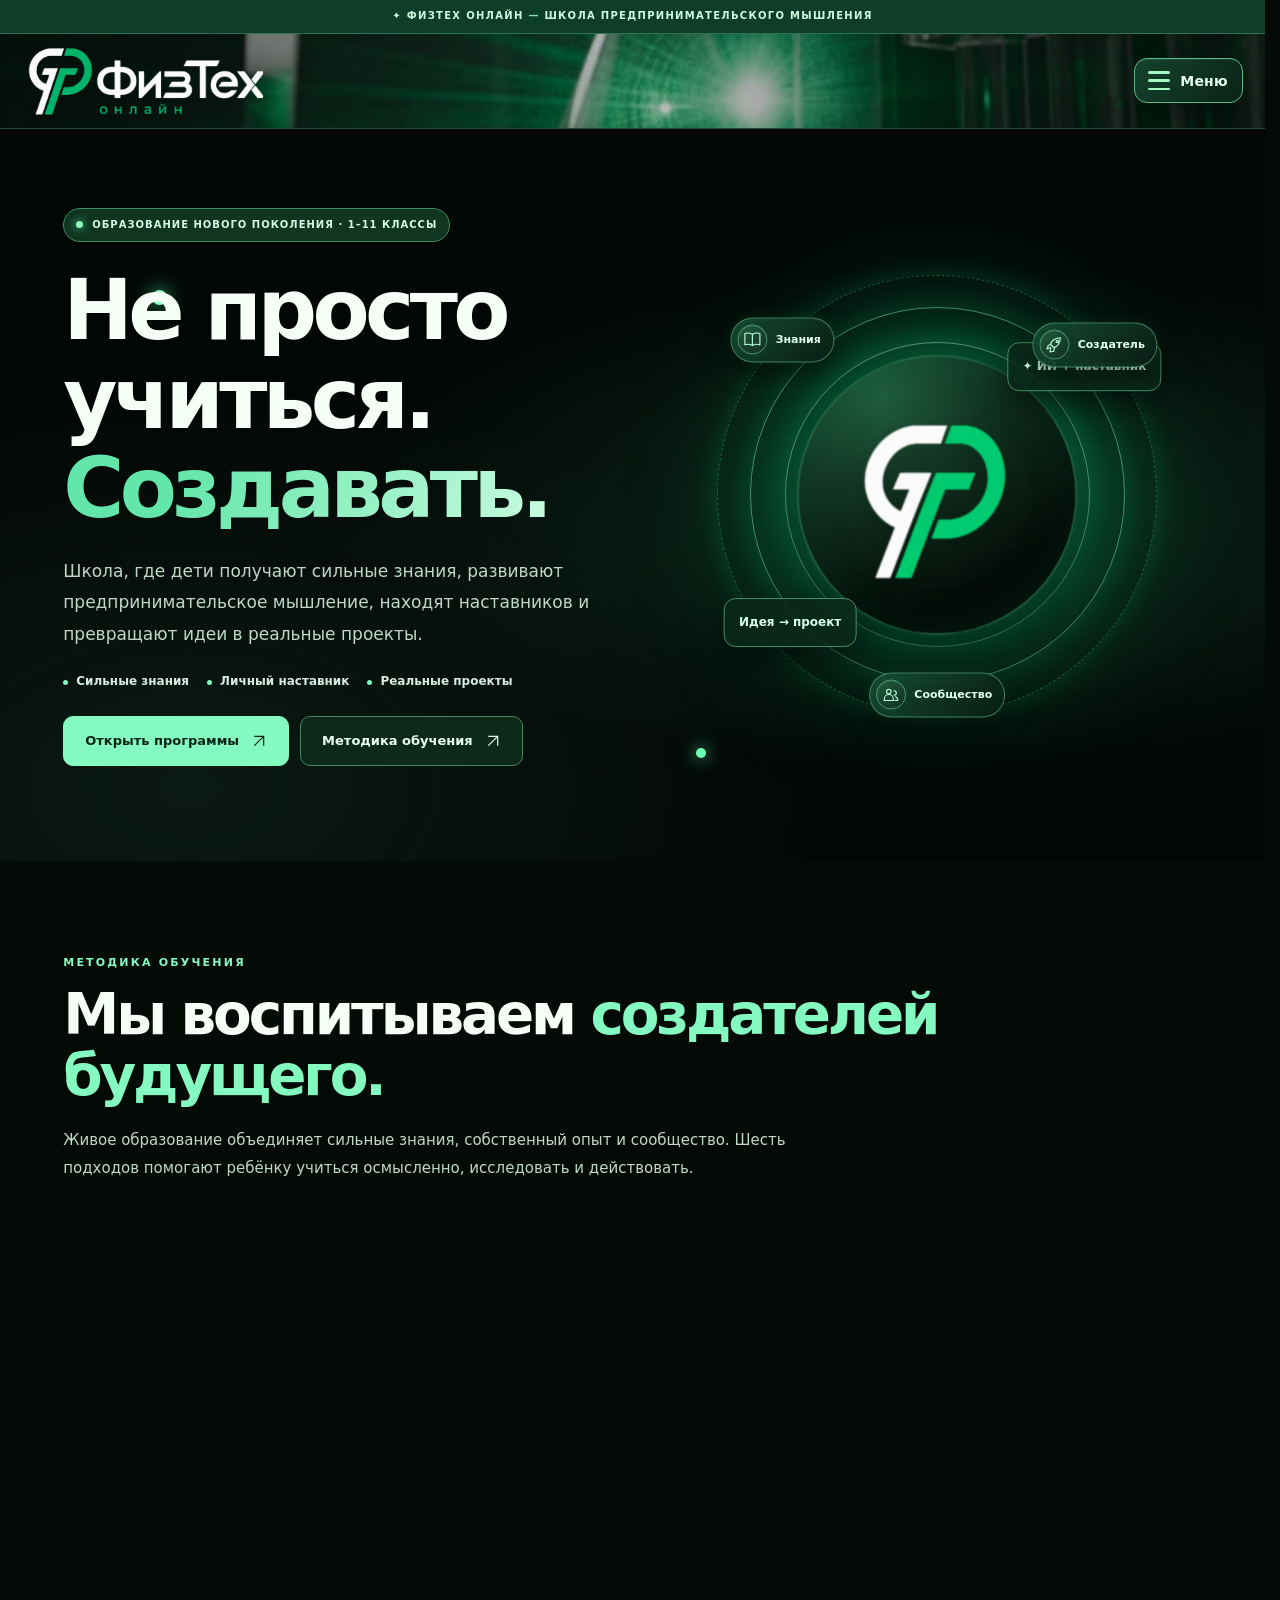
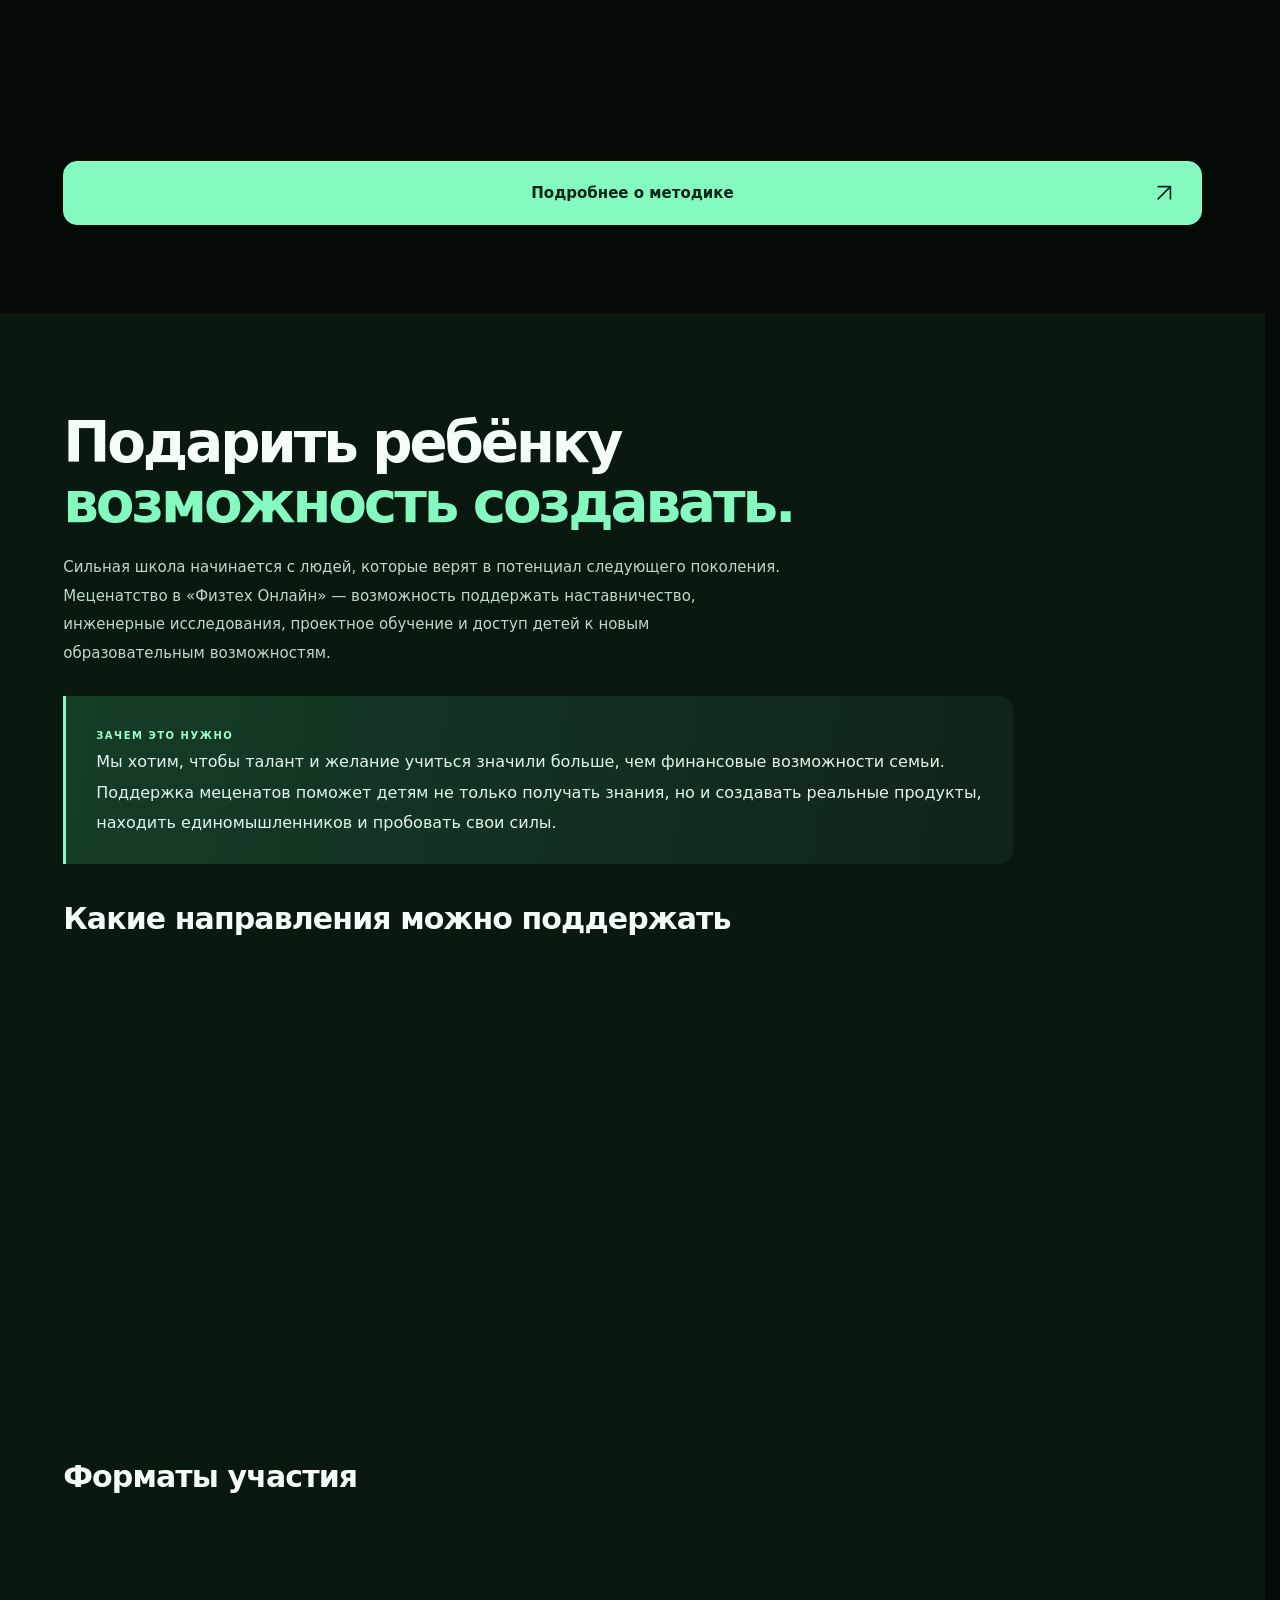
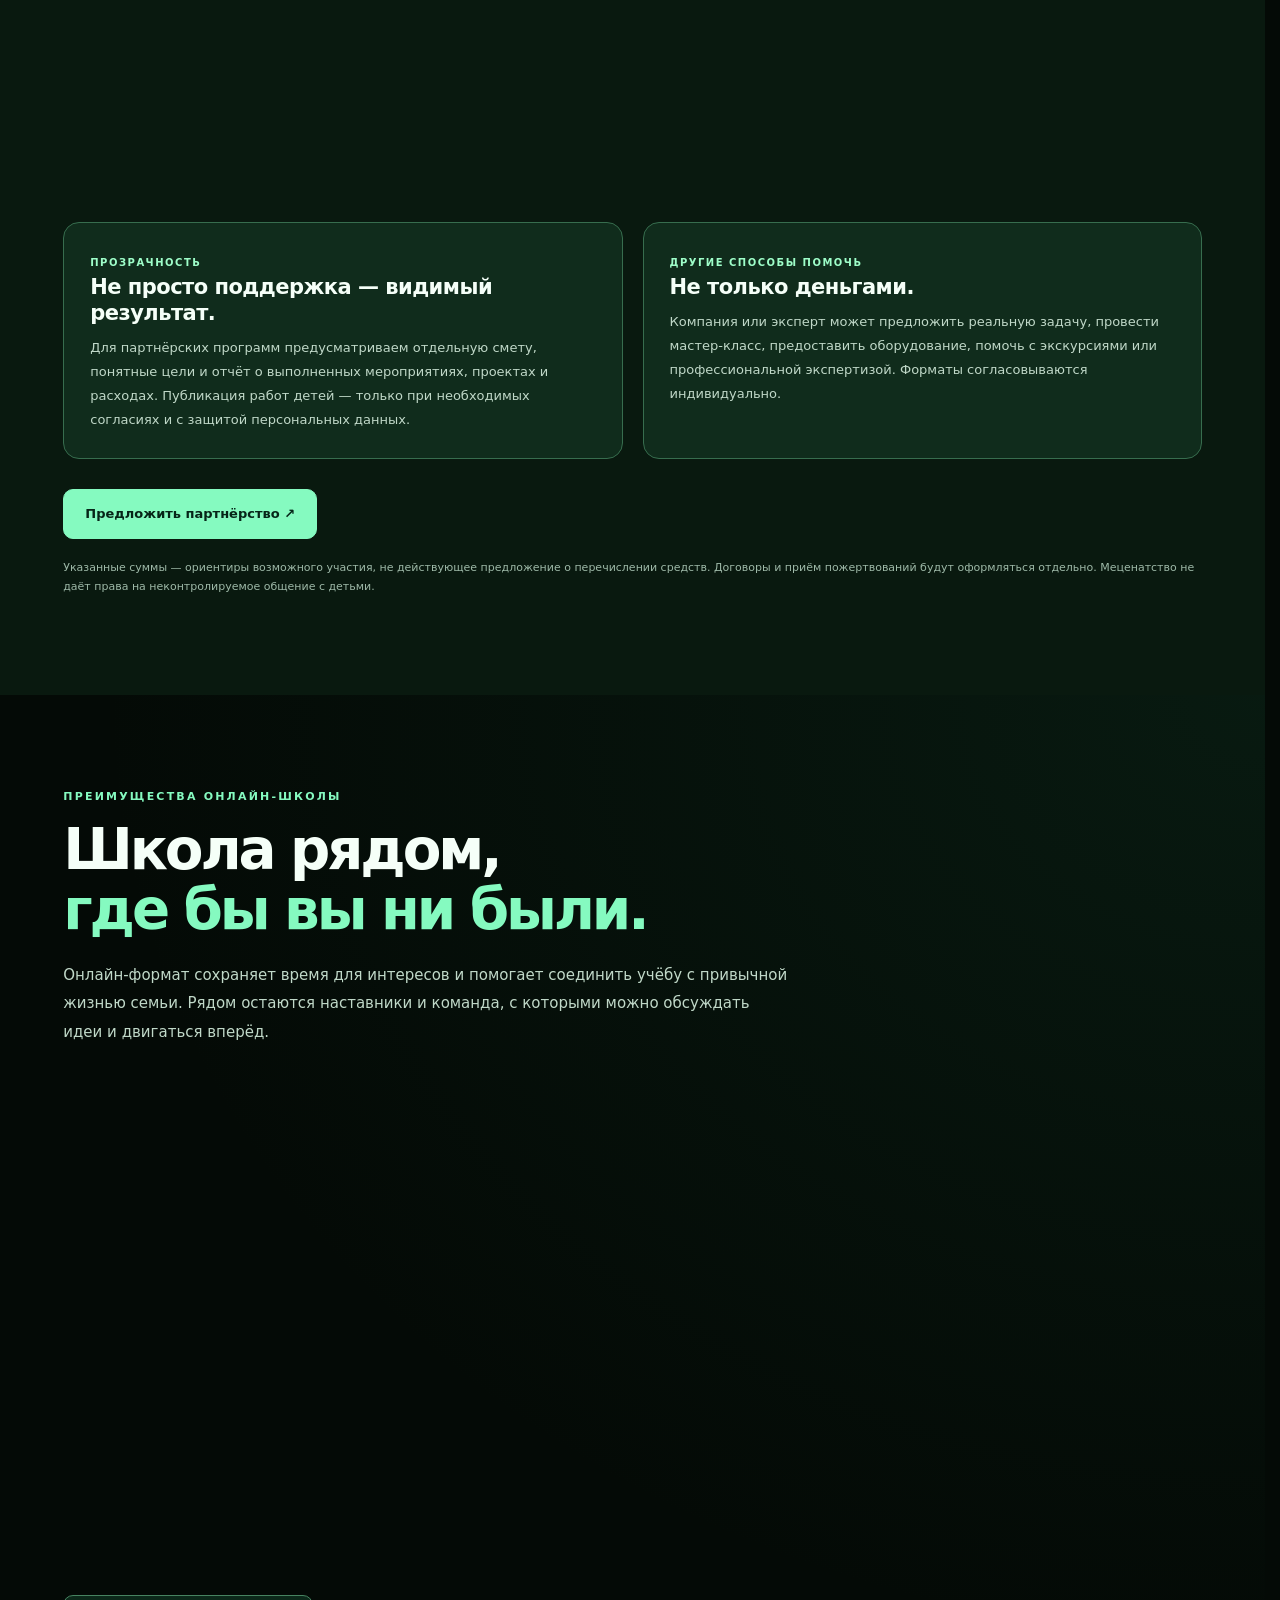
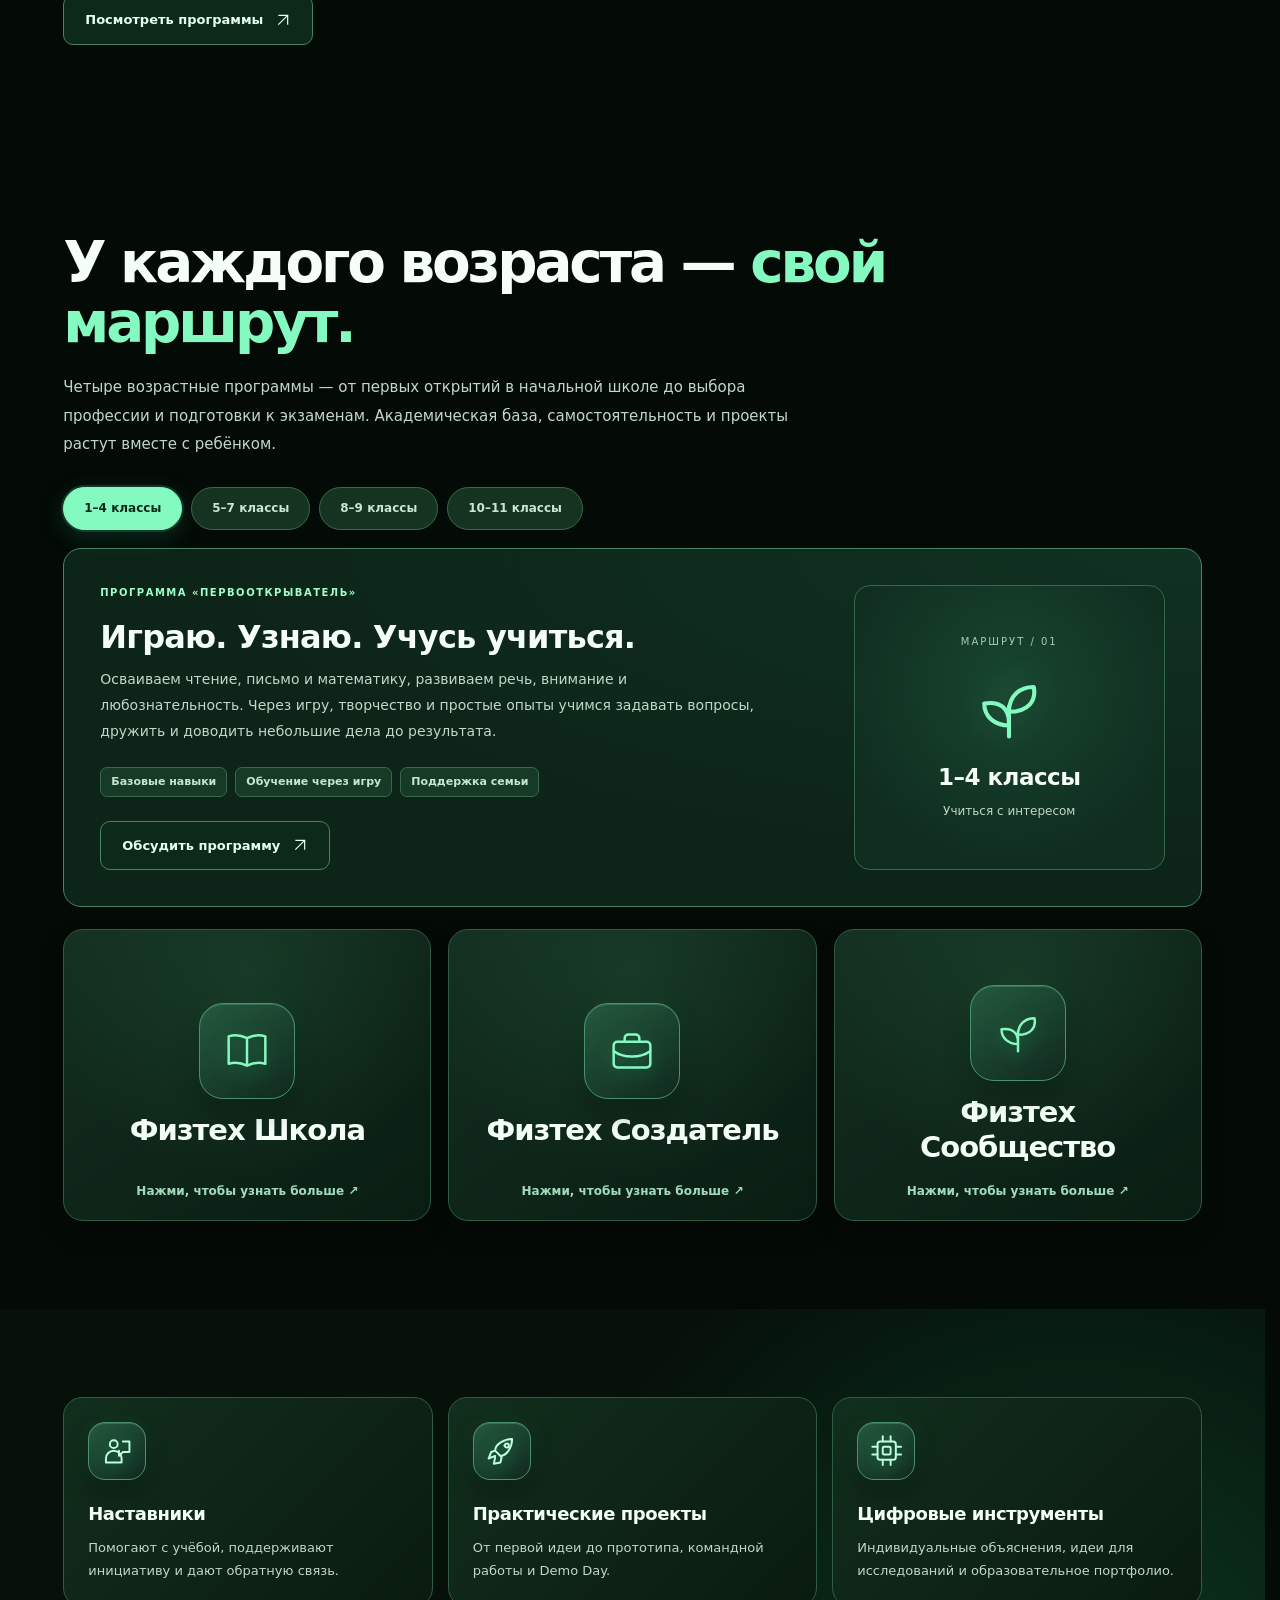
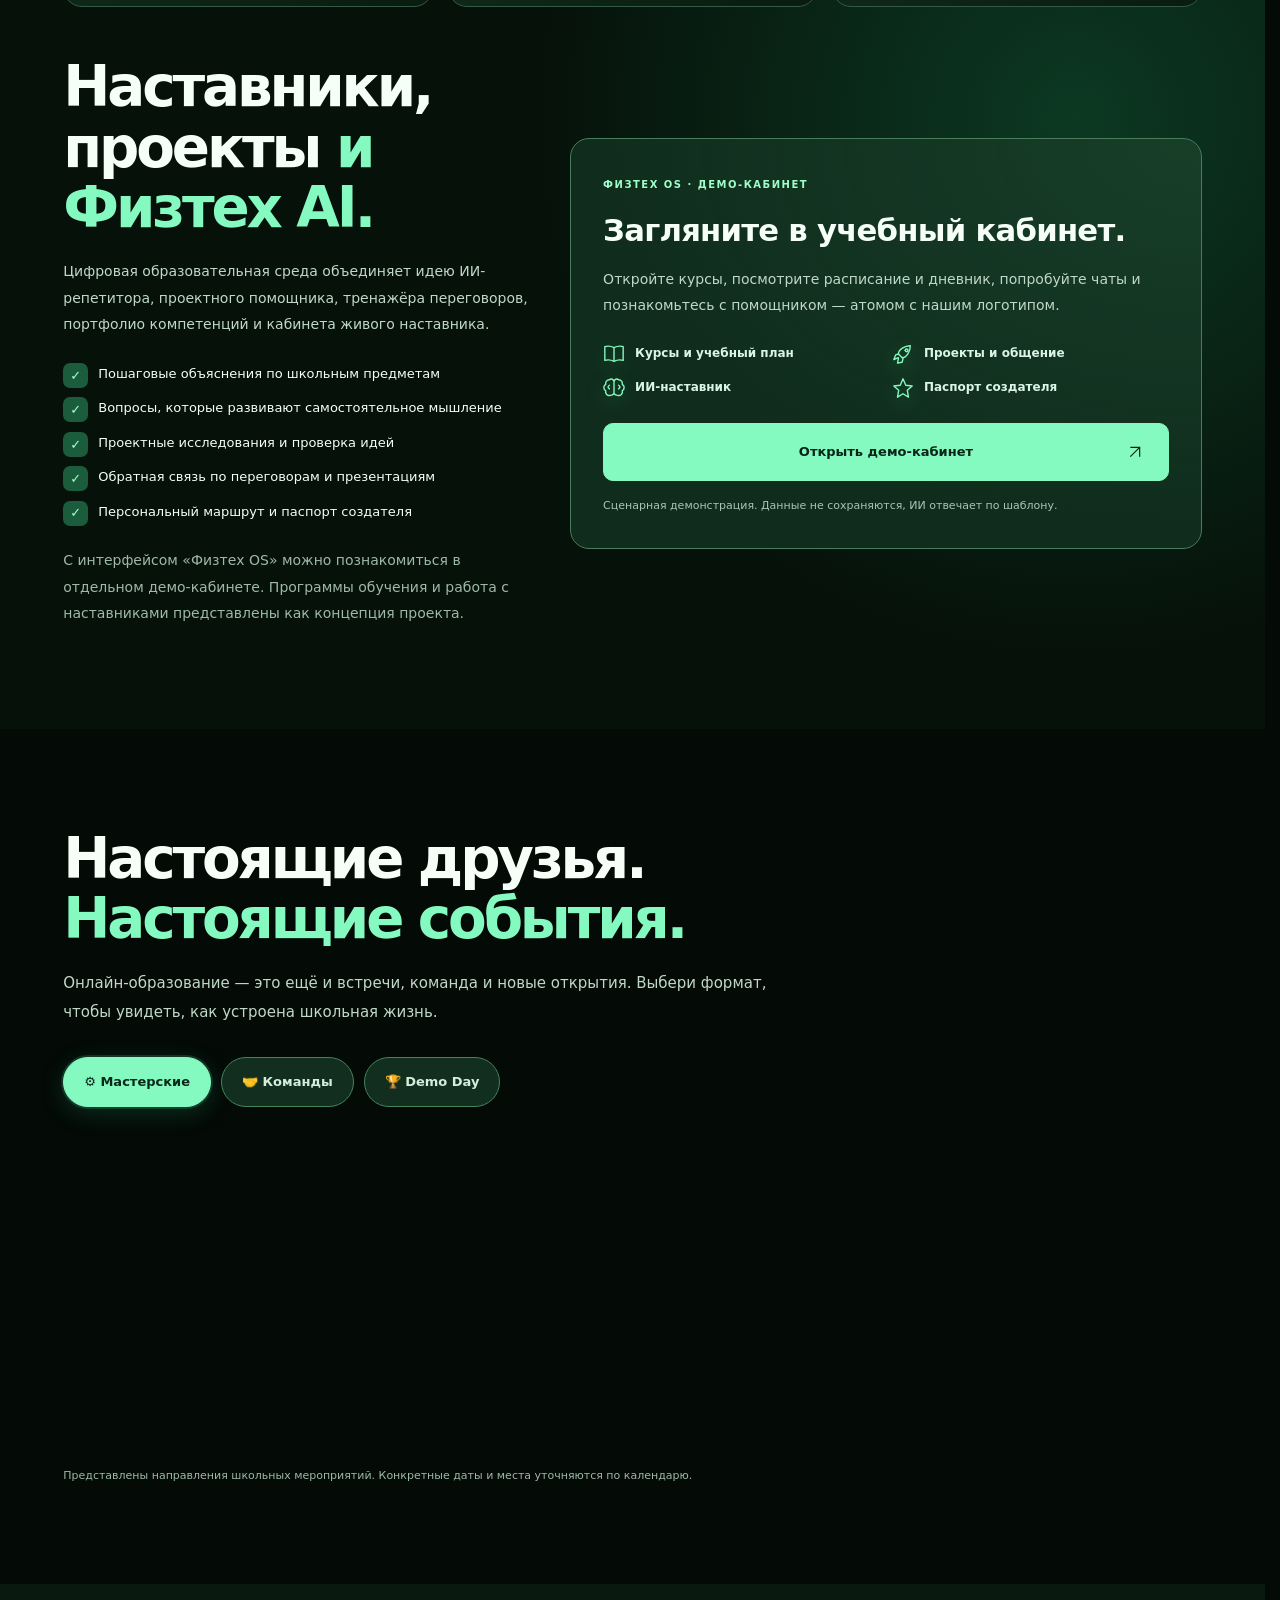
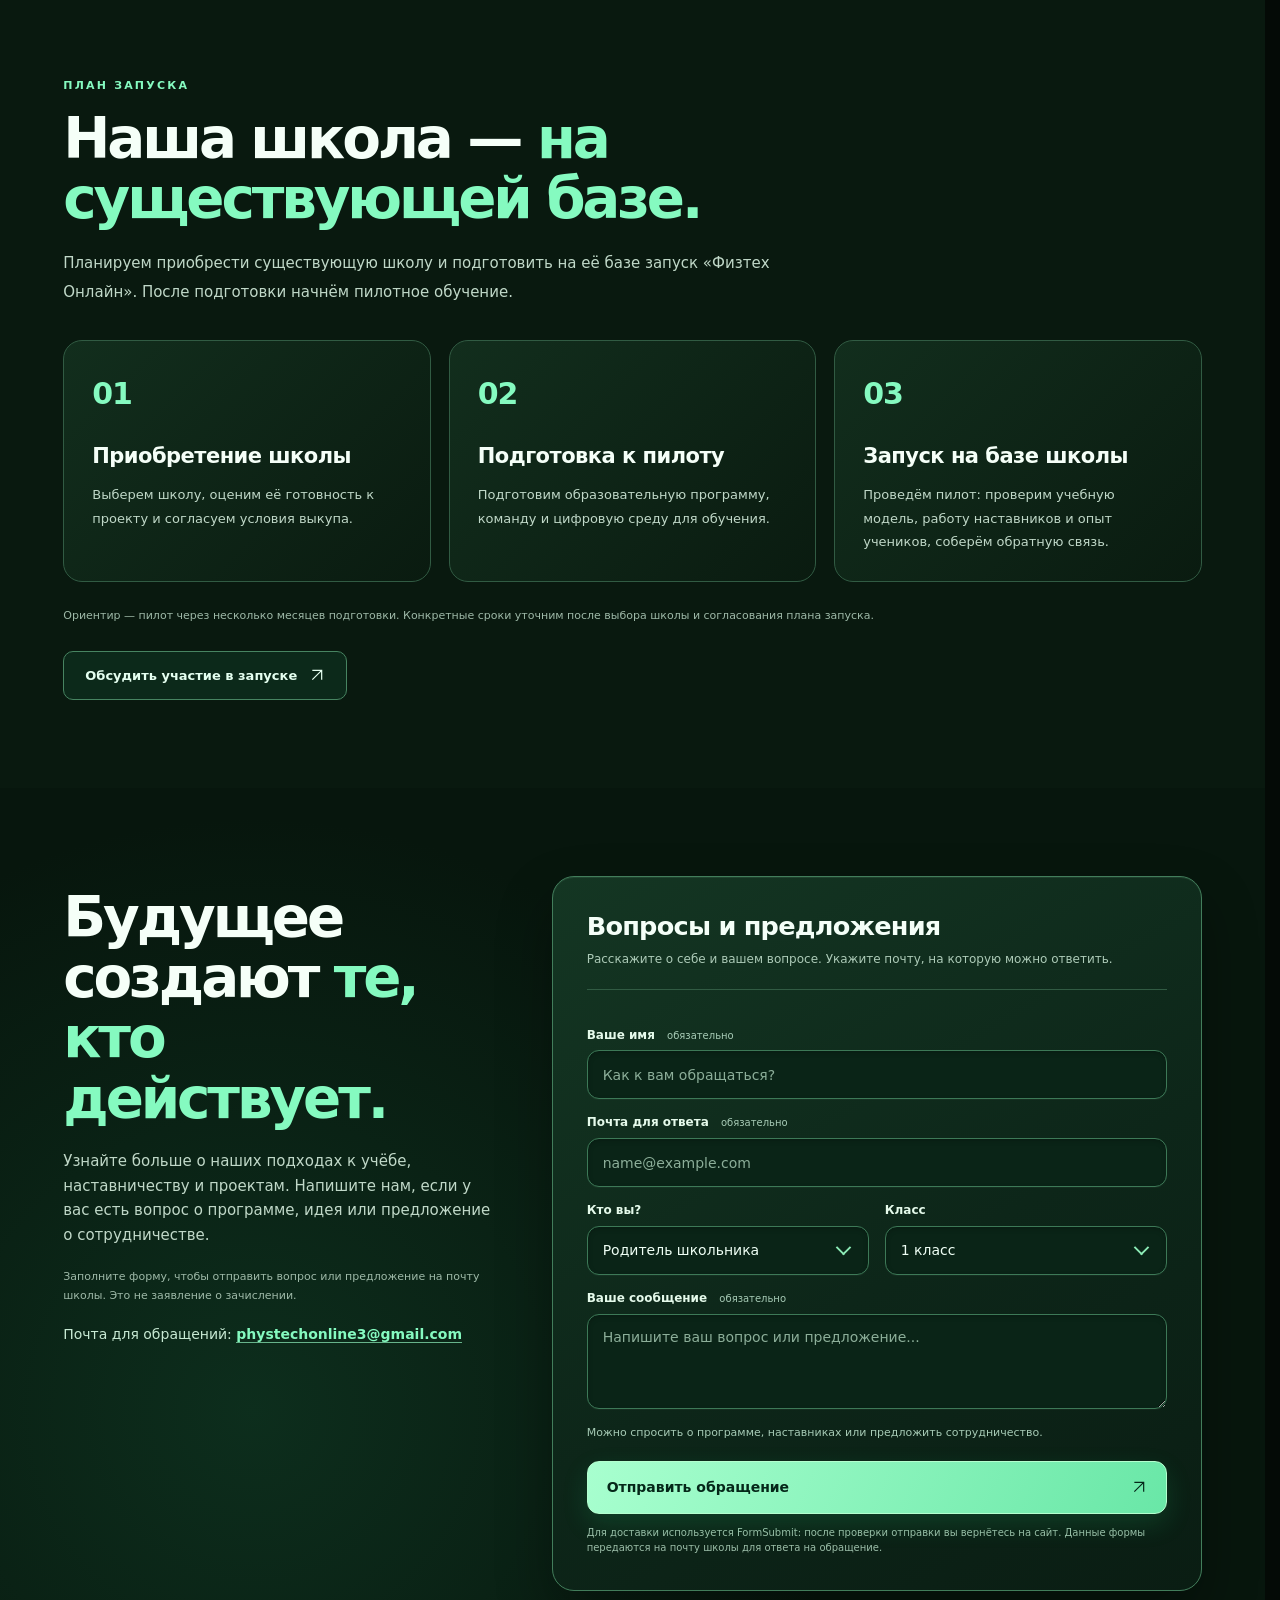
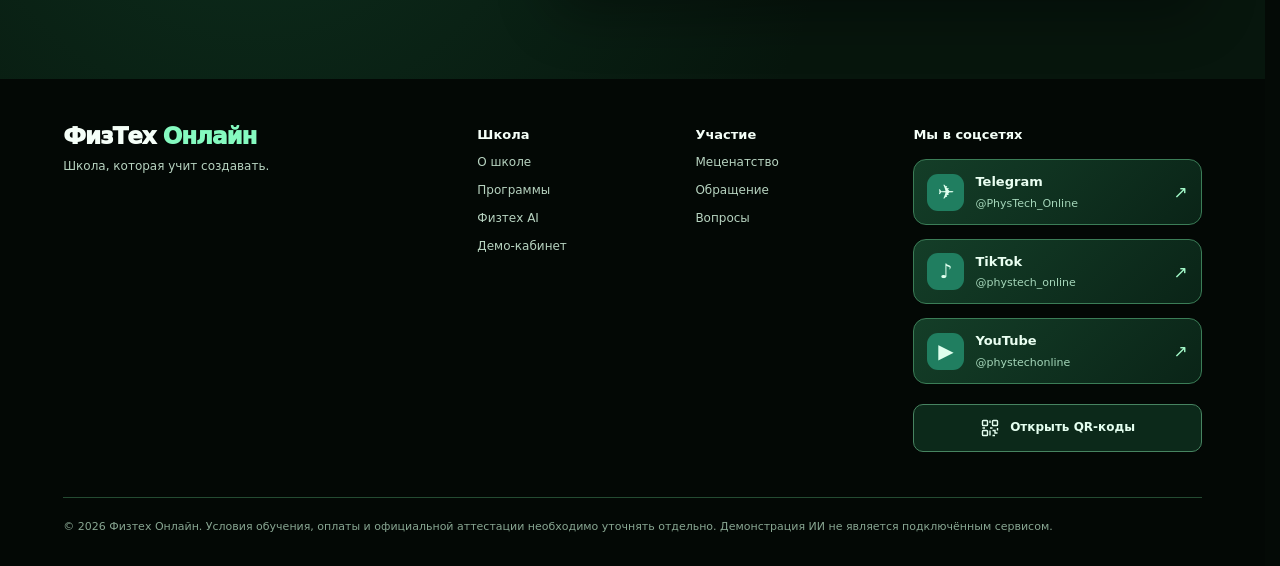
<file: index.html>
<!doctype html>
<html lang="ru">
<head>
<meta charset="utf-8">
<meta http-equiv="Content-Security-Policy" content="default-src 'none'; upgrade-insecure-requests; script-src 'self'; script-src-attr 'none'; style-src 'self'; style-src-attr 'none'; img-src 'self'; media-src 'self'; font-src 'self'; connect-src 'none'; object-src 'none'; base-uri 'none'; frame-src 'none'; worker-src 'none'; form-action 'self' https://formsubmit.co/phystechonline3@gmail.com">
<meta name="referrer" content="strict-origin-when-cross-origin">
<script src="https.js?v=20261105-security2"></script>
<meta name="viewport" content="width=device-width,initial-scale=1">
<meta name="theme-color" content="#06110c">
<meta name="description" content="Физтех Онлайн — школа создателей будущего для учеников 1–11 классов. Академическое образование, предпринимательское мышление, наставники, ИИ и проекты.">
<meta property="og:title" content="Физтех Онлайн — учись. Думай. Создавай.">
<meta property="og:description" content="Школа нового поколения: знания, предпринимательское мышление и реальные проекты.">
<title>Физтех Онлайн — Школа создателей будущего</title>
<link rel="icon" type="image/svg+xml" href="assets/ft-symbol.svg?v=20261105-icon1">
<link rel="stylesheet" href="styles.css?v=20261105-launch-plan1">
<script src="script.js?v=20261105-mobile-video1" defer></script>
</head>
<body>
<svg class="icon-sprite" xmlns="http://www.w3.org/2000/svg" aria-hidden="true" focusable="false">
<symbol id="ico-brain" viewBox="0 0 24 24"><path d="M12 18V5a3 3 0 0 0-5-2 4 4 0 0 0-4 5 4 4 0 0 0 0 7 4 4 0 0 0 5 5c1 0 3-.5 4-2Zm0 0V5a3 3 0 0 1 5-2 4 4 0 0 1 4 5 4 4 0 0 1 0 7 4 4 0 0 1-5 5c-1 0-3-.5-4-2Z"/><path d="M7 9q-3 2 0 4m10-4q3 2 0 4"/></symbol>
<symbol id="ico-gear" viewBox="0 0 24 24"><path d="m10 2-.5 2.2-2 .9-2-.9-2.2 3.7 1.6 1.6-.3 2.2-1.8 1.5 2.4 3.6 2.2-.7 1.8 1.1.4 2.3h4.3l.4-2.3 1.8-1.1 2.2.7 2.4-3.6-1.8-1.5-.3-2.2 1.6-1.6L18 4.2l-2 .9-2-.9L13.5 2Z"/><circle cx="12" cy="11.7" r="3"/></symbol>
<symbol id="ico-bulb" viewBox="0 0 24 24"><path d="M9 18h6m-5 3h4M8.5 14.5c-2-1.4-3-3.1-3-5.5a6.5 6.5 0 0 1 13 0c0 2.4-1.1 4.1-3 5.5-.8.6-1.2 1.8-1.3 3h-4.4c-.1-1.2-.5-2.4-1.3-3ZM12 2v1M3 9h1m16 0h1"/></symbol>
<symbol id="ico-users" viewBox="0 0 24 24"><circle cx="9" cy="8" r="3"/><path d="M3 20v-2a6 6 0 0 1 12 0v2H3Zm13-13a3 3 0 0 1 0 6m2 2a5 5 0 0 1 3 5h-4"/></symbol>
<symbol id="ico-mentor" viewBox="0 0 24 24"><circle cx="9" cy="7" r="3"/><path d="M3 21v-3a6 6 0 0 1 12 0v3H3ZM16 5h5v8h-5l-3 3v-4"/></symbol>
<symbol id="ico-rocket" viewBox="0 0 24 24"><path d="M12 17 7 12c0-5 7-9 13-9 0 6-4 13-9 13ZM7 12 4 13l-2 5 5-2m5 1-1 4-5 1 1-5m7-9h.01"/><circle cx="16" cy="8" r="1.5"/></symbol>
<symbol id="ico-book" viewBox="0 0 24 24"><path d="M12 5C8 3 5 3 2 4v15c3-1 6-1 10 1 4-2 7-2 10-1V4c-3-1-6-1-10 1Zm0 0v15"/></symbol>
<symbol id="ico-case" viewBox="0 0 24 24"><rect x="2" y="7" width="20" height="14" rx="2"/><path d="M8 7V5a2 2 0 0 1 2-2h4a2 2 0 0 1 2 2v2M2 12c5 4 15 4 20 0m-12 3h4"/></symbol>
<symbol id="ico-sprout" viewBox="0 0 24 24"><path d="M12 22V11m0 7c-5 0-9-3-9-8 6-1 9 2 9 7m0-4c0-6 4-9 9-9 1 5-2 9-9 9"/></symbol>
<symbol id="ico-chip" viewBox="0 0 24 24"><rect x="5" y="5" width="14" height="14" rx="2"/><rect x="9" y="9" width="6" height="6" rx="1"/><path d="M9 1v4m6-4v4M9 19v4m6-4v4M1 9h4m-4 6h4m14-6h4m-4 6h4"/></symbol>
<symbol id="ico-target" viewBox="0 0 24 24"><circle cx="12" cy="12" r="9"/><circle cx="12" cy="12" r="5"/><circle cx="12" cy="12" r="1"/></symbol>
<symbol id="ico-layers" viewBox="0 0 24 24"><path d="m12 2 10 6-10 6L2 8l10-6ZM2 13l10 6 10-6M2 18l10 5 10-5"/></symbol>
<symbol id="ico-flask" viewBox="0 0 24 24"><path d="M9 2h6m-5 0v8L4 20c-.5 1 .5 2 2 2h12c1.5 0 2.5-1 2-2l-6-10V2M7 16h10"/></symbol>
<symbol id="ico-star" viewBox="0 0 24 24"><path d="m12 2 3 7 7 .8-5.3 4.7L18 22l-6-3.7L6 22l1.3-7.5L2 9.8 9 9l3-7Z"/></symbol>
<symbol id="ico-circuit" viewBox="0 0 24 24"><path d="M3 4h6v5H3V4Zm12 11h6v5h-6v-5ZM9 6h5l3 4v5M6 9v9h9"/><circle cx="6" cy="20" r="2"/></symbol>
<symbol id="ico-compass" viewBox="0 0 24 24"><circle cx="12" cy="12" r="10"/><path d="m9 9 8-3-3 8-8 3 3-8Z"/></symbol>
<symbol id="ico-heart" viewBox="0 0 24 24"><path d="M20.8 4.7a5.5 5.5 0 0 0-7.8 0l-1 1-1-1a5.5 5.5 0 1 0-7.8 7.8L12 22l8.8-9.5a5.5 5.5 0 0 0 0-7.8Z"/></symbol>
</svg>
<div class="reading-progress" aria-hidden="true"><div class="reading-progress-bar" id="reading-progress-bar"></div></div>
<a class="skip" href="#main">К содержимому</a>
<div class="announcement">✦ ФИЗТЕХ ОНЛАЙН <span>—</span> ШКОЛА ПРЕДПРИНИМАТЕЛЬСКОГО МЫШЛЕНИЯ</div>
<header class="site-header"><div class="header-video-background" aria-hidden="true"><video class="header-background-video" data-header-video data-video-src="assets/videos/header-background.mp4?v=2" poster="assets/videos/header-background-poster.jpg?v=1" width="960" height="240" autoplay muted loop playsinline webkit-playsinline preload="metadata" tabindex="-1" disablepictureinpicture disableremoteplayback></video></div><div class="container head-inner">
<a class="logo" href="#top" aria-label="Физтех Онлайн — главная"><img class="logo-full-image" src="f481ac00-e85d-4a3f-9300-6985ac4300cf.png" alt="ФизТех Онлайн"><span class="logo-mark" aria-hidden="true">Ф<span>Т</span></span><span class="logo-text">ФизТех<small>ОНЛАЙН</small></span></a>
<button class="menu-toggle" type="button" aria-expanded="false" aria-controls="mobile-navigation" aria-label="Открыть меню"><span class="menu-bars" aria-hidden="true"><span></span><span></span><span></span></span><span class="menu-toggle-label">Меню</span></button>
</div><nav class="mobile-nav site-dropdown" id="mobile-navigation" aria-label="Меню сайта и социальные сети" hidden>
<div class="site-dropdown-inner">
<div class="site-dropdown-group"><span class="site-dropdown-title">Разделы сайта</span>
<a href="#top">Главная</a><a href="#about">Методика обучения</a><a href="#partners">Меценатство</a><a href="#advantages">Преимущества онлайн-школы</a><a href="#programs">Программы</a><a href="#ai">Обучение</a><a href="demo.html">Демо-кабинет Физтех OS</a><a href="#community">Школьная жизнь</a><a href="#join">Вопросы и предложения</a>
<button class="header-animation-toggle" type="button" data-header-animation-toggle aria-label="Включить анимацию в шапке" hidden><svg class="header-play-icon" viewBox="0 0 24 24" fill="none" stroke="currentColor" stroke-width="1.8" aria-hidden="true"><path d="m8 5 11 7-11 7Z"/></svg><svg class="header-pause-icon" viewBox="0 0 24 24" fill="none" stroke="currentColor" stroke-width="2" aria-hidden="true"><path d="M8 5v14M16 5v14"/></svg><span data-header-animation-label>Включить анимацию</span></button>
</div>
<div class="site-dropdown-group site-dropdown-social"><span class="site-dropdown-title">Мы в соцсетях</span>
<a href="https://t.me/PhysTech_Online" target="_blank" rel="noopener noreferrer"><span aria-hidden="true" class="site-dropdown-social-icon">✈</span><span>Telegram<small>@PhysTech_Online</small></span><span aria-hidden="true" class="site-dropdown-external">↗</span></a>
<a href="https://www.tiktok.com/@phystech_online" target="_blank" rel="noopener noreferrer"><span aria-hidden="true" class="site-dropdown-social-icon">♪</span><span>TikTok<small>@phystech_online</small></span><span aria-hidden="true" class="site-dropdown-external">↗</span></a>
<a href="https://www.youtube.com/@phystechonline" target="_blank" rel="noopener noreferrer"><span aria-hidden="true" class="site-dropdown-social-icon">▶</span><span>YouTube<small>@phystechonline</small></span><span aria-hidden="true" class="site-dropdown-external">↗</span></a>
</div>
</div></nav></header>
<main id="main">
<section id="top" class="hero"><div class="container hero-grid">
<div class="hero-content reveal"><div class="eyebrow"><span class="pulse"></span> ОБРАЗОВАНИЕ НОВОГО ПОКОЛЕНИЯ · 1–11 КЛАССЫ</div>
<h1>Не просто<br>учиться.<br><em>Создавать.</em></h1>
<p class="hero-lead">Школа, где дети получают сильные знания, развивают предпринимательское мышление, находят наставников и превращают идеи в реальные проекты.</p>
<ul class="hero-highlights" aria-label="Основа обучения"><li>Сильные знания</li><li>Личный наставник</li><li>Реальные проекты</li></ul>
<div class="hero-buttons"><a class="button" href="#programs">Открыть программы <svg class="action-arrow" viewBox="0 0 24 24" fill="none" stroke="currentColor" stroke-width="1.8" aria-hidden="true"><path d="M5 19 19 5M5 5h14v14"/></svg></a><a class="button button-outline" href="#about">Методика обучения <svg class="action-arrow" viewBox="0 0 24 24" fill="none" stroke="currentColor" stroke-width="1.8" aria-hidden="true"><path d="M5 19 19 5M5 5h14v14"/></svg></a></div>
</div>
<div class="hero-visual reveal" aria-label="Интерактивная вселенная Физтех Онлайн">
<div class="hero-art" aria-hidden="true"><div class="visual-grid"></div><div class="halo"></div><div class="orbit orbit-one"></div><div class="orbit orbit-two"></div><div class="orbit orbit-three"></div><div class="planet"><img class="planet-logo" src="55406676-e156-4671-9c5e-8d6771cd0e2a.png" alt="" aria-hidden="true" loading="eager"><div class="planet-symbol" aria-hidden="true">Ф<span>Т</span></div><div class="planet-caption">ФИЗТЕХ ОНЛАЙН</div></div></div>
<div class="hero-orbit-labels" aria-hidden="true"><div class="badge-orbit badge-orbit-one" aria-hidden="true"><div class="floating-label floating-one"><span class="hero-label-text" id="hero-label-top">✦ ИИ + наставник</span></div></div>
<div class="badge-orbit badge-orbit-two" aria-hidden="true"><div class="floating-label floating-two"><span class="hero-label-text" id="hero-label-bottom">Идея → проект</span></div></div></div>
<div class="hero-satellites" aria-label="Направления школы">
<a class="hero-satellite satellite-school" href="#programs" aria-label="Знания — перейти к программам"><span class="satellite-icon"><svg class="brand-glyph" aria-hidden="true" focusable="false"><use href="#ico-book"></use></svg></span><span class="satellite-caption">Знания</span></a>
<a class="hero-satellite satellite-maker" href="#programs" aria-label="Создатель — перейти к программам"><span class="satellite-icon"><svg class="brand-glyph" aria-hidden="true" focusable="false"><use href="#ico-rocket"></use></svg></span><span class="satellite-caption">Создатель</span></a>
<a class="hero-satellite satellite-community" href="#community" aria-label="Сообщество — перейти к школьной жизни"><span class="satellite-icon"><svg class="brand-glyph" aria-hidden="true" focusable="false"><use href="#ico-users"></use></svg></span><span class="satellite-caption">Сообщество</span></a>
</div>
</div>

</div></section>
<section class="section methodology-section" id="about" aria-labelledby="about-title"><div class="container">
<span class="section-label">МЕТОДИКА ОБУЧЕНИЯ</span><h2 id="about-title">Мы воспитываем <span class="accent">создателей будущего.</span></h2><p class="section-intro">Живое образование объединяет сильные знания, собственный опыт и сообщество. Шесть подходов помогают ребёнку учиться осмысленно, исследовать и действовать.</p>
<div class="feature-grid methodology-grid">
<article class="feature card"><span class="feature-icon"><svg class="brand-glyph" aria-hidden="true" focusable="false"><use href="#ico-brain"></use></svg></span><h3>Проблемное обучение</h3><p>Учимся замечать проблему, задавать вопросы и находить решения. Разбираем реальные ситуации и действуем, даже когда ответ не очевиден.</p></article>
<article class="feature card"><span class="feature-icon"><svg class="brand-glyph" aria-hidden="true" focusable="false"><use href="#ico-flask"></use></svg></span><h3>Исследования</h3><p>Выдвигаем гипотезы, ищем информацию, проводим опыты и проверяем выводы. Любознательность становится способом понимать мир.</p></article>
<article class="feature card"><span class="feature-icon"><svg class="brand-glyph" aria-hidden="true" focusable="false"><use href="#ico-compass"></use></svg></span><h3>Индивидуальный путь</h3><p>Учитываем интересы, возраст и темп ребёнка. Вместе с наставником ставим цели, выбираем направления и учимся самостоятельности.</p></article>
<article class="feature card"><span class="feature-icon"><svg class="brand-glyph" aria-hidden="true" focusable="false"><use href="#ico-gear"></use></svg></span><h3>Знания в действии</h3><p>Осваиваем школьные предметы через практику: сравниваем, моделируем, решаем задачи и замечаем связи между разными областями знаний.</p></article>
<article class="feature card"><span class="feature-icon"><svg class="brand-glyph" aria-hidden="true" focusable="false"><use href="#ico-rocket"></use></svg></span><h3>Проектная работа</h3><p>Превращаем идеи в результат: исследуем потребность, создаём прототип, проверяем и улучшаем его. Учимся доводить начатое до конца.</p></article>
<article class="feature card"><span class="feature-icon"><svg class="brand-glyph" aria-hidden="true" focusable="false"><use href="#ico-users"></use></svg></span><h3>Обучение в команде</h3><p>Учимся договариваться, распределять задачи, помогать друг другу и обсуждать результат — на онлайн-занятиях и очных встречах.</p></article>
</div>
<a class="button method-more" href="method.html"><span>Подробнее о методике</span><svg class="action-arrow" viewBox="0 0 24 24" fill="none" stroke="currentColor" stroke-width="1.8" aria-hidden="true"><path d="M5 19 19 5M5 5h14v14"/></svg></a>
</div></section>
<section class="section section-dark" id="partners"><div class="container">

<h2>Подарить ребёнку <span class="accent">возможность создавать.</span></h2>
<p class="section-intro">Сильная школа начинается с людей, которые верят в потенциал следующего поколения. Меценатство в «Физтех Онлайн» — возможность поддержать наставничество, инженерные исследования, проектное обучение и доступ детей к новым образовательным возможностям.</p>
<div class="patron-statement"><span class="mini-label">ЗАЧЕМ ЭТО НУЖНО</span><p>Мы хотим, чтобы талант и желание учиться значили больше, чем финансовые возможности семьи. Поддержка меценатов поможет детям не только получать знания, но и создавать реальные продукты, находить единомышленников и пробовать свои силы.</p></div>
<h3 class="patron-subtitle">Какие направления можно поддержать</h3>
<div class="patron-directions">
<article class="card"><span class="feature-icon"><svg class="brand-glyph" aria-hidden="true" focusable="false"><use href="#ico-book"></use></svg></span><h3>Доступное образование</h3><p>Стипендиальная помощь и участие детей в дополнительных программах при наличии утверждённых условий.</p></article>
<article class="card"><span class="feature-icon"><svg class="brand-glyph" aria-hidden="true" focusable="false"><use href="#ico-mentor"></use></svg></span><h3>Личные наставники</h3><p>Работа с целями, мотивацией, командными навыками и образовательной траекторией школьника.</p></article>
<article class="card"><span class="feature-icon"><svg class="brand-glyph" aria-hidden="true" focusable="false"><use href="#ico-flask"></use></svg></span><h3>Физтех Лаб</h3><p>Оборудование, материалы и практические занятия по инженерии, науке и технологиям.</p></article>
<article class="card"><span class="feature-icon"><svg class="brand-glyph" aria-hidden="true" focusable="false"><use href="#ico-rocket"></use></svg></span><h3>Гранты юных создателей</h3><p>Небольшие целевые бюджеты на прототипы и проверку ученических идей.</p></article>
<article class="card"><span class="feature-icon"><svg class="brand-glyph" aria-hidden="true" focusable="false"><use href="#ico-users"></use></svg></span><h3>Живое сообщество</h3><p>Мастерские, экскурсии, встречи с предпринимателями и фестивали проектов.</p></article>
<article class="card"><span class="feature-icon"><svg class="brand-glyph" aria-hidden="true" focusable="false"><use href="#ico-chip"></use></svg></span><h3>Цифровые инструменты</h3><p>Образовательная платформа и ИИ-инструменты с необходимыми мерами защиты детей.</p></article>
</div>
<h3 class="patron-subtitle">Форматы участия</h3>
<div class="donor-grid">
<article class="card"><strong>50 000 ₽</strong><h3>Друг школы</h3><p>Поддержка отдельных мастер-классов, образовательных материалов и небольших событий.</p></article>
<article class="card"><strong>250 000 ₽</strong><h3>Партнёр программы</h3><p>Поддержка серии занятий, клуба, проектной группы или наставнических встреч.</p></article>
<article class="card"><strong>500 000 ₽</strong><h3>Меценат направления</h3><p>Целевая поддержка лаборатории, инженерных проектов или образовательного направления.</p></article>
<article class="card"><strong>2 млн ₽</strong><h3>Территориальный покровитель</h3><p>Меценат, выделивший 2 млн ₽, становится территориальным покровителем и поддерживает образовательные программы, наставничество и практические проекты.</p></article>
</div>
<div class="patron-process">
<div><span class="mini-label">ПРОЗРАЧНОСТЬ</span><h3>Не просто поддержка — видимый результат.</h3><p>Для партнёрских программ предусматриваем отдельную смету, понятные цели и отчёт о выполненных мероприятиях, проектах и расходах. Публикация работ детей — только при необходимых согласиях и с защитой персональных данных.</p></div>
<div><span class="mini-label">ДРУГИЕ СПОСОБЫ ПОМОЧЬ</span><h3>Не только деньгами.</h3><p>Компания или эксперт может предложить реальную задачу, провести мастер-класс, предоставить оборудование, помочь с экскурсиями или профессиональной экспертизой. Форматы согласовываются индивидуально.</p></div>
</div>
<a class="button patron-button" href="#join">Предложить партнёрство ↗</a>
<p class="footnote">Указанные суммы — ориентиры возможного участия, не действующее предложение о перечислении средств. Договоры и приём пожертвований будут оформляться отдельно. Меценатство не даёт права на неконтролируемое общение с детьми.</p>
</div></section>
<section class="section online-benefits-section" id="advantages" aria-labelledby="online-benefits-title"><div class="container">
<span class="section-label">ПРЕИМУЩЕСТВА ОНЛАЙН-ШКОЛЫ</span>
<h2 id="online-benefits-title">Школа рядом,<br><span class="accent">где бы вы ни были.</span></h2>
<p class="section-intro">Онлайн-формат сохраняет время для интересов и помогает соединить учёбу с привычной жизнью семьи. Рядом остаются наставники и команда, с которыми можно обсуждать идеи и двигаться вперёд.</p>
<div class="feature-grid online-benefits-grid">
<article class="feature card online-benefit"><span class="feature-icon"><svg class="brand-glyph" viewBox="0 0 24 24" aria-hidden="true" focusable="false"><circle cx="12" cy="12" r="9"/><path d="M12 7v5l3 2"/></svg></span><h3>Без ежедневной дороги</h3><p>Подключайтесь к занятиям из дома. Время, которое ушло бы на дорогу, можно посвятить отдыху, спорту, интересам и собственным проектам.</p></article>
<article class="feature card online-benefit"><span class="feature-icon"><svg class="brand-glyph" viewBox="0 0 24 24" aria-hidden="true" focusable="false"><circle cx="12" cy="12" r="9"/><path d="M3 12h18M12 3c3 3 4 6 4 9s-1 6-4 9c-3-3-4-6-4-9s1-6 4-9Z"/></svg></span><h3>Обучение из своего города</h3><p>Для занятий нужны компьютер и стабильный интернет. Ребёнок может учиться вместе с командой, оставаясь в привычной обстановке.</p></article>
<article class="feature card online-benefit"><span class="feature-icon"><svg class="brand-glyph" aria-hidden="true" focusable="false"><use href="#ico-mentor"></use></svg></span><h3>Понятный план и поддержка</h3><p>Наставник помогает ставить цели, распределять нагрузку и разбираться с трудностями. Ребёнок постепенно учится управлять своим временем.</p></article>
<article class="feature card online-benefit"><span class="feature-icon"><svg class="brand-glyph" aria-hidden="true" focusable="false"><use href="#ico-users"></use></svg></span><h3>Друзья и общие интересы</h3><p>Командные проекты, клубы и онлайн-обсуждения помогают находить единомышленников. Общение в сети можно дополнять очными встречами и совместными событиями.</p></article>
</div>
<a class="button button-outline online-benefits-link" href="#programs"><span>Посмотреть программы</span><svg class="action-arrow" viewBox="0 0 24 24" fill="none" stroke="currentColor" stroke-width="1.8" aria-hidden="true"><path d="M5 19 19 5M5 5h14v14"/></svg></a>
</div></section>
<section class="section" id="programs"><div class="container"><h2>У каждого возраста — <span class="accent">свой маршрут.</span></h2><p class="section-intro">Четыре возрастные программы — от первых открытий в начальной школе до выбора профессии и подготовки к экзаменам. Академическая база, самостоятельность и проекты растут вместе с ребёнком.</p>
<div class="tab-list" role="tablist" aria-label="Программы по классам"><button type="button" role="tab" id="tab-primary" aria-controls="panel-primary" aria-selected="true" tabindex="0" data-tab="primary">1–4 классы</button><button type="button" role="tab" id="tab-junior" aria-controls="panel-junior" aria-selected="false" tabindex="-1" data-tab="junior">5–7 классы</button><button type="button" role="tab" id="tab-middle" aria-controls="panel-middle" aria-selected="false" tabindex="-1" data-tab="middle">8–9 классы</button><button type="button" role="tab" id="tab-senior" aria-controls="panel-senior" aria-selected="false" tabindex="-1" data-tab="senior">10–11 классы</button></div>
<div class="program-panel" id="panel-primary" role="tabpanel" aria-labelledby="tab-primary" data-panel="primary"><div><div class="mini-label">ПРОГРАММА «ПЕРВООТКРЫВАТЕЛЬ»</div><h3>Играю. Узнаю. Учусь учиться.</h3><p>Осваиваем чтение, письмо и математику, развиваем речь, внимание и любознательность. Через игру, творчество и простые опыты учимся задавать вопросы, дружить и доводить небольшие дела до результата.</p><ul class="program-focus" aria-label="Акценты программы"><li>Базовые навыки</li><li>Обучение через игру</li><li>Поддержка семьи</li></ul><a class="button button-outline program-contact" href="#join" data-program-interest="Первооткрыватель" data-program-grade="1 класс">Обсудить программу <svg class="action-arrow" viewBox="0 0 24 24" fill="none" stroke="currentColor" stroke-width="1.8" aria-hidden="true"><path d="M5 19 19 5M5 5h14v14"/></svg></a></div><div class="program-visual" aria-hidden="true"><span class="program-step">МАРШРУТ / 01</span><svg class="program-glyph brand-glyph"><use href="#ico-sprout"></use></svg><strong>1–4 классы</strong><span>Учиться с интересом</span></div></div>
<div class="program-panel" id="panel-junior" role="tabpanel" aria-labelledby="tab-junior" data-panel="junior" hidden><div><div class="mini-label">ПРОГРАММА «ИССЛЕДОВАТЕЛЬ»</div><h3>Интересуюсь. Пробую. Открываю.</h3><p>Укрепляем знания по школьным предметам, учимся планировать учебные задачи и работать самостоятельно. Развиваем любознательность, проводим исследования и создаём первые инженерные и социальные проекты в команде.</p><ul class="program-focus" aria-label="Акценты программы"><li>Любознательность</li><li>Командная работа</li><li>Первые проекты</li></ul><a class="button button-outline program-contact" href="#join" data-program-interest="Исследователь" data-program-grade="5 класс">Обсудить программу <svg class="action-arrow" viewBox="0 0 24 24" fill="none" stroke="currentColor" stroke-width="1.8" aria-hidden="true"><path d="M5 19 19 5M5 5h14v14"/></svg></a></div><div class="program-visual" aria-hidden="true"><span class="program-step">МАРШРУТ / 02</span><svg class="program-glyph brand-glyph"><use href="#ico-compass"></use></svg><strong>5–7 классы</strong><span>Открывать новое</span></div></div>
<div class="program-panel" id="panel-middle" role="tabpanel" aria-labelledby="tab-middle" data-panel="middle" hidden><div><div class="mini-label">ПРОГРАММА «СОЗДАТЕЛЬ»</div><h3>Проверяю идеи. Создаю продукты.</h3><p>Учимся исследовать потребности, общаться с будущими пользователями и создавать прототипы полезных решений. Развиваем проекты и самостоятельность; в 9 классе совмещаем эту работу с подготовкой к ОГЭ.</p><ul class="program-focus" aria-label="Акценты программы"><li>Исследование</li><li>Прототипирование</li><li>Подготовка к ОГЭ</li></ul><a class="button button-outline program-contact" href="#join" data-program-interest="Создатель" data-program-grade="8 класс">Обсудить программу <svg class="action-arrow" viewBox="0 0 24 24" fill="none" stroke="currentColor" stroke-width="1.8" aria-hidden="true"><path d="M5 19 19 5M5 5h14v14"/></svg></a></div><div class="program-visual" aria-hidden="true"><span class="program-step">МАРШРУТ / 03</span><svg class="program-glyph brand-glyph"><use href="#ico-flask"></use></svg><strong>8–9 классы</strong><span>Проверять идеи</span></div></div>
<div class="program-panel" id="panel-senior" role="tabpanel" aria-labelledby="tab-senior" data-panel="senior" hidden><div><div class="mini-label">ПРОГРАММА «АВТОР БУДУЩЕГО»</div><h3>Выбираю свой путь. Меняю мир.</h3><p>Более сложные проекты с экспертами, технологиями и предпринимательством; лидерство, выбор профессии и университета, подготовка к ЕГЭ.</p><ul class="program-focus" aria-label="Акценты программы"><li>Сложные проекты</li><li>Выбор профессии</li><li>Подготовка к ЕГЭ</li></ul><a class="button button-outline program-contact" href="#join" data-program-interest="Автор будущего" data-program-grade="10 класс">Обсудить программу <svg class="action-arrow" viewBox="0 0 24 24" fill="none" stroke="currentColor" stroke-width="1.8" aria-hidden="true"><path d="M5 19 19 5M5 5h14v14"/></svg></a></div><div class="program-visual" aria-hidden="true"><span class="program-step">МАРШРУТ / 04</span><svg class="program-glyph brand-glyph"><use href="#ico-rocket"></use></svg><strong>10–11 классы</strong><span>Выбирать свой путь</span></div></div>
<div class="tracks-grid tracks-flip-grid" aria-label="Три направления Физтех Онлайн"><button class="track-flip" type="button" aria-pressed="false" aria-label="Физтех Школа. Нажмите, чтобы узнать подробнее"><span class="track-flip-inner"><span class="track-face track-front"><span class="track-symbol" aria-hidden="true"><svg class="brand-glyph"><use href="#ico-book"></use></svg></span><span class="track-title">Физтех Школа</span><span class="track-hint">Нажми, чтобы узнать больше <span aria-hidden="true">↗</span></span></span><span class="track-face track-back"><span class="track-back-heading">Физтех Школа</span><span class="track-description">Предметы с 1-го по 11-й класс, поддержка в начальной школе, подготовка к ОГЭ/ЕГЭ и законная аттестация в согласованной модели.</span><span class="track-hint">Вернуться <span aria-hidden="true">↶</span></span></span></span></button><button class="track-flip" type="button" aria-pressed="false" aria-label="Физтех Создатель. Нажмите, чтобы узнать подробнее"><span class="track-flip-inner"><span class="track-face track-front"><span class="track-symbol" aria-hidden="true"><svg class="brand-glyph"><use href="#ico-case"></use></svg></span><span class="track-title">Физтех Создатель</span><span class="track-hint">Нажми, чтобы узнать больше <span aria-hidden="true">↗</span></span></span><span class="track-face track-back"><span class="track-back-heading">Физтех Создатель</span><span class="track-description">Проектное мышление, предпринимательство, инженерия, ИИ, финансы и эксперименты.</span><span class="track-hint">Вернуться <span aria-hidden="true">↶</span></span></span></span></button><button class="track-flip" type="button" aria-pressed="false" aria-label="Физтех Сообщество. Нажмите, чтобы узнать подробнее"><span class="track-flip-inner"><span class="track-face track-front"><span class="track-symbol" aria-hidden="true"><svg class="brand-glyph"><use href="#ico-sprout"></use></svg></span><span class="track-title">Физтех Сообщество</span><span class="track-hint">Нажми, чтобы узнать больше <span aria-hidden="true">↗</span></span></span><span class="track-face track-back"><span class="track-back-heading">Физтех Сообщество</span><span class="track-description">Наставничество, клубы, команда, друзья, живые мероприятия и фестивали проектов.</span><span class="track-hint">Вернуться <span aria-hidden="true">↶</span></span></span></span></button></div>
</div></section>
<section class="section ai-section" id="ai"><div class="container"><div class="learning-highlights">
<article class="card"><span class="feature-icon"><svg class="brand-glyph" aria-hidden="true" focusable="false"><use href="#ico-mentor"></use></svg></span><h3>Наставники</h3><p>Помогают с учёбой, поддерживают инициативу и дают обратную связь.</p></article>
<article class="card"><span class="feature-icon"><svg class="brand-glyph" aria-hidden="true" focusable="false"><use href="#ico-rocket"></use></svg></span><h3>Практические проекты</h3><p>От первой идеи до прототипа, командной работы и Demo Day.</p></article>
<article class="card"><span class="feature-icon"><svg class="brand-glyph" aria-hidden="true" focusable="false"><use href="#ico-chip"></use></svg></span><h3>Цифровые инструменты</h3><p>Индивидуальные объяснения, идеи для исследований и образовательное портфолио.</p></article>
</div><div class="ai-grid"><div><h2>Наставники, проекты <span class="accent">и Физтех AI.</span></h2><p>Цифровая образовательная среда объединяет идею ИИ-репетитора, проектного помощника, тренажёра переговоров, портфолио компетенций и кабинета живого наставника.</p><ul class="tick-list"><li>Пошаговые объяснения по школьным предметам</li><li>Вопросы, которые развивают самостоятельное мышление</li><li>Проектные исследования и проверка идей</li><li>Обратная связь по переговорам и презентациям</li><li>Персональный маршрут и паспорт создателя</li></ul><p class="footnote">С интерфейсом «Физтех OS» можно познакомиться в отдельном демо-кабинете. Программы обучения и работа с наставниками представлены как концепция проекта.</p></div>
<div class="demo-launch card"><span class="mini-label">ФИЗТЕХ OS · ДЕМО-КАБИНЕТ</span><h3>Загляните в учебный кабинет.</h3><p>Откройте курсы, посмотрите расписание и дневник, попробуйте чаты и познакомьтесь с помощником — атомом с нашим логотипом.</p><ul class="demo-preview-list" aria-label="Что можно посмотреть"><li><svg class="brand-glyph" aria-hidden="true" focusable="false"><use href="#ico-book"></use></svg><span>Курсы и учебный план</span></li><li><svg class="brand-glyph" aria-hidden="true" focusable="false"><use href="#ico-rocket"></use></svg><span>Проекты и общение</span></li><li><svg class="brand-glyph" aria-hidden="true" focusable="false"><use href="#ico-brain"></use></svg><span>ИИ-наставник</span></li><li><svg class="brand-glyph" aria-hidden="true" focusable="false"><use href="#ico-star"></use></svg><span>Паспорт создателя</span></li></ul><a class="button demo-open" href="demo.html"><span>Открыть демо-кабинет</span><svg class="action-arrow" viewBox="0 0 24 24" fill="none" stroke="currentColor" stroke-width="1.8" aria-hidden="true"><path d="M5 19 19 5M5 5h14v14"/></svg></a><p class="demo-launch-note">Сценарная демонстрация. Данные не сохраняются, ИИ отвечает по шаблону.</p></div></div></div></section>
<section class="section" id="community"><div class="container"><h2>Настоящие друзья. <span class="accent">Настоящие события.</span></h2><p class="section-intro">Онлайн-образование — это ещё и встречи, команда и новые открытия. Выбери формат, чтобы увидеть, как устроена школьная жизнь.</p>
<div class="event-switch" role="tablist" aria-label="Виды мероприятий">
<button type="button" role="tab" id="event-tab-labs" aria-controls="event-panel-labs" aria-selected="true" tabindex="0" data-event-tab="labs">⚙️ Мастерские</button>
<button type="button" role="tab" id="event-tab-team" aria-controls="event-panel-team" aria-selected="false" tabindex="-1" data-event-tab="team">🤝 Команды</button>
<button type="button" role="tab" id="event-tab-demo" aria-controls="event-panel-demo" aria-selected="false" tabindex="-1" data-event-tab="demo">🏆 Demo Day</button>
</div>
<div class="event-showcase" id="event-panel-labs" role="tabpanel" aria-labelledby="event-tab-labs" data-event-panel="labs"><div class="event-showcase-art" aria-hidden="true"><svg class="brand-glyph" aria-hidden="true" focusable="false"><use href="#ico-chip"></use></svg><span><svg class="brand-glyph" aria-hidden="true" focusable="false"><use href="#ico-circuit"></use></svg></span></div><div class="event-showcase-copy"><span class="mini-label">ИНЖЕНЕРНАЯ ПРАКТИКА</span><h3>Лаборатория открытий</h3><p>Знакомимся с технологиями через эксперименты, создаём прототипы, работаем с инженерными задачами и вместе ищем решения.</p><a href="#ai" class="text-link">Какие проекты создают ученики ↗</a></div></div>
<div class="event-showcase" id="event-panel-team" role="tabpanel" aria-labelledby="event-tab-team" data-event-panel="team" hidden><div class="event-showcase-art team-art" aria-hidden="true"><svg class="brand-glyph" aria-hidden="true" focusable="false"><use href="#ico-users"></use></svg><span><svg class="brand-glyph" aria-hidden="true" focusable="false"><use href="#ico-heart"></use></svg></span></div><div class="event-showcase-copy"><span class="mini-label">ШКОЛЬНОЕ СООБЩЕСТВО</span><h3>Команда, в которой тебя понимают</h3><p>Совместные занятия, экскурсии, клубы по интересам и новые знакомства. Здесь учатся не только предметам, но и сотрудничеству.</p><a href="#ai" class="text-link">Познакомиться с подходом наставников ↗</a></div></div>
<div class="event-showcase" id="event-panel-demo" role="tabpanel" aria-labelledby="event-tab-demo" data-event-panel="demo" hidden><div class="event-showcase-art demo-art" aria-hidden="true"><svg class="brand-glyph" aria-hidden="true" focusable="false"><use href="#ico-star"></use></svg><span><svg class="brand-glyph" aria-hidden="true" focusable="false"><use href="#ico-rocket"></use></svg></span></div><div class="event-showcase-copy"><span class="mini-label">ПРЕЗЕНТАЦИИ И ДОСТИЖЕНИЯ</span><h3>Сцена для больших идей</h3><p>Формат Demo Day: команды представляют проекты, объясняют решения, получают вопросы и обратную связь от экспертов.</p><a href="#about" class="text-link">Изучить «Путь создателя» ↗</a></div></div>
<p class="footnote">Представлены направления школьных мероприятий. Конкретные даты и места уточняются по календарю.</p></div></section>
<section class="section section-dark launch-plan" id="launch" aria-labelledby="launch-title"><div class="container">
<span class="section-label">ПЛАН ЗАПУСКА</span>
<h2 id="launch-title">Наша школа — <span class="accent">на существующей базе.</span></h2>
<p class="section-intro">Планируем приобрести существующую школу и подготовить на её базе запуск «Физтех Онлайн». После подготовки начнём пилотное обучение.</p>
<ol class="launch-steps">
<li class="card"><span class="launch-step-number" aria-hidden="true">01</span><h3>Приобретение школы</h3><p>Выберем школу, оценим её готовность к проекту и согласуем условия выкупа.</p></li>
<li class="card"><span class="launch-step-number" aria-hidden="true">02</span><h3>Подготовка к пилоту</h3><p>Подготовим образовательную программу, команду и цифровую среду для обучения.</p></li>
<li class="card"><span class="launch-step-number" aria-hidden="true">03</span><h3>Запуск на базе школы</h3><p>Проведём пилот: проверим учебную модель, работу наставников и опыт учеников, соберём обратную связь.</p></li>
</ol>
<p class="footnote launch-timing">Ориентир — пилот через несколько месяцев подготовки. Конкретные сроки уточним после выбора школы и согласования плана запуска.</p>
<a href="#join" class="button button-outline">Обсудить участие в запуске <svg class="action-arrow" viewBox="0 0 24 24" fill="none" stroke="currentColor" stroke-width="1.8" aria-hidden="true"><path d="M5 19 19 5M5 5h14v14"/></svg></a>
</div></section>
<section class="section join-section" id="join"><div class="container join-grid"><div><h2>Будущее создают <span class="accent">те, кто действует.</span></h2><p>Узнайте больше о наших подходах к учёбе, наставничеству и проектам. Напишите нам, если у вас есть вопрос о программе, идея или предложение о сотрудничестве.</p><p class="footnote">Заполните форму, чтобы отправить вопрос или предложение на почту школы. Это не заявление о зачислении.</p><p class="contact-mail">Почта для обращений: <a href="mailto:phystechonline3@gmail.com">phystechonline3@gmail.com</a></p></div><form class="interest-form card contact-form" id="interest-form" action="https://formsubmit.co/phystechonline3@gmail.com" method="POST" accept-charset="UTF-8" aria-describedby="contact-delivery-note">
<input type="hidden" name="_subject" value="Новое обращение — Физтех Онлайн">
<input type="hidden" name="_template" value="table">
<input type="hidden" name="_next" value="https://phystechonline.ru/contact-success.html">
<div class="contact-honeypot" aria-hidden="true"><label for="contact-website">Сайт</label><input id="contact-website" type="text" name="_honey" tabindex="-1" autocomplete="off"></div>
<div class="contact-form-heading">
<h3>Вопросы и предложения</h3>
<p>Расскажите о себе и вашем вопросе. Укажите почту, на которую можно ответить.</p>
</div>
<div class="form-field">
<label for="interest-name">Ваше имя <span class="field-hint">обязательно</span></label>
<input id="interest-name" name="name" required maxlength="100" autocomplete="name" placeholder="Как к вам обращаться?">
</div>
<div class="form-field">
<label for="interest-email">Почта для ответа <span class="field-hint">обязательно</span></label>
<input id="interest-email" name="email" type="email" required maxlength="254" autocomplete="email" inputmode="email" placeholder="name@example.com">
</div>
<div class="form-row">
<div class="form-field">
<label for="interest-role">Кто вы?</label>
<div class="form-select-shell"><select id="interest-role" name="role">
<option>Родитель школьника</option>
<option>Школьник</option>
<option>Наставник / преподаватель</option>
<option>Меценат / партнёр</option>
</select></div>
</div>
<div class="form-field">
<label for="interest-grade">Класс</label>
<div class="form-select-shell"><select id="interest-grade" name="grade">
<optgroup label="1–4 классы">
<option>1 класс</option>
<option>2 класс</option>
<option>3 класс</option>
<option>4 класс</option>
</optgroup>
<optgroup label="5–7 классы">
<option>5 класс</option>
<option>6 класс</option>
<option>7 класс</option>
</optgroup>
<optgroup label="8–9 классы">
<option>8 класс</option>
<option>9 класс</option>
</optgroup>
<optgroup label="10–11 классы">
<option>10 класс</option>
<option>11 класс</option>
</optgroup>
<option>Не относится</option>
</select></div>
</div>
</div>
<div class="form-field">
<label for="interest-comment">Ваше сообщение <span class="field-hint">обязательно</span></label>
<textarea aria-describedby="message-hint" id="interest-comment" name="comment" rows="3" maxlength="1000" required placeholder="Напишите ваш вопрос или предложение..."></textarea>
<p class="field-help" id="message-hint">Можно спросить о программе, наставниках или предложить сотрудничество.</p>
</div>
<button class="button full-width contact-submit" type="submit">Отправить обращение <svg class="action-arrow" viewBox="0 0 24 24" fill="none" stroke="currentColor" stroke-width="1.8" aria-hidden="true"><path d="M5 19 19 5M5 5h14v14"/></svg></button>
<p class="contact-form-note" id="contact-delivery-note">Для доставки используется FormSubmit: после проверки отправки вы вернётесь на сайт. Данные формы передаются на почту школы для ответа на обращение.</p>
<p class="form-status" id="form-status" role="status"></p>
</form></div></section>

</main>
<footer><div class="container footer-layout"><div><div class="logo-text">ФизТех <span class="accent">Онлайн</span></div><p>Школа, которая учит создавать.</p></div><div><b>Школа</b><a href="#about">О школе</a><a href="#programs">Программы</a><a href="#ai">Физтех AI</a><a href="demo.html">Демо-кабинет</a></div><div><b>Участие</b><a href="#partners">Меценатство</a><a href="#join">Обращение</a><a href="#join">Вопросы</a></div><div class="footer-social" id="social"><b>Мы в соцсетях</b><a class="footer-social-link" href="https://t.me/PhysTech_Online" target="_blank" rel="noopener noreferrer" aria-label="Физтех Онлайн в Telegram"><span class="footer-social-icon" aria-hidden="true">✈</span><span>Telegram <small>@PhysTech_Online</small></span><span class="footer-social-arrow" aria-hidden="true">↗</span></a><a class="footer-social-link" href="https://www.tiktok.com/@phystech_online" target="_blank" rel="noopener noreferrer" aria-label="Физтех Онлайн в TikTok"><span class="footer-social-icon" aria-hidden="true">♪</span><span>TikTok <small>@phystech_online</small></span><span class="footer-social-arrow" aria-hidden="true">↗</span></a><a class="footer-social-link" href="https://www.youtube.com/@phystechonline" target="_blank" rel="noopener noreferrer" aria-label="Физтех Онлайн на YouTube"><span class="footer-social-icon" aria-hidden="true">▶</span><span>YouTube <small>@phystechonline</small></span><span class="footer-social-arrow" aria-hidden="true">↗</span></a><button class="button button-outline social-qr-trigger" type="button" data-open-social-qr aria-haspopup="dialog" aria-controls="social-qr-dialog" hidden><svg viewBox="0 0 24 24" fill="none" stroke="currentColor" stroke-width="1.7" aria-hidden="true"><rect x="3" y="3" width="6" height="6" rx="1"/><rect x="15" y="3" width="6" height="6" rx="1"/><rect x="3" y="15" width="6" height="6" rx="1"/><path d="M15 15h3v3h3m-6 3h3m3-6v-3M3 12h3m6-9v3m0 6h3m-3 3v6"/></svg><span>Открыть QR-коды</span></button></div></div><div class="container legal">© 2026 Физтех Онлайн. Условия обучения, оплаты и официальной аттестации необходимо уточнять отдельно. Демонстрация ИИ не является подключённым сервисом.</div></footer>
<dialog class="social-qr-dialog" id="social-qr-dialog" aria-labelledby="social-qr-title" aria-describedby="social-qr-description">
<button class="social-qr-close" type="button" data-close-social-qr aria-label="Закрыть QR-коды" autofocus><svg viewBox="0 0 24 24" fill="none" stroke="currentColor" stroke-width="1.8" aria-hidden="true"><path d="m6 6 12 12M6 18 18 6"/></svg></button>
<div class="social-qr-heading"><span class="mini-label">ФИЗТЕХ ОНЛАЙН</span><h2 id="social-qr-title">Мы в соцсетях</h2><p id="social-qr-description">Наведите камеру телефона на QR-код или откройте ссылку.</p></div>
<div class="social-qr-grid">
<article class="social-qr-card" aria-labelledby="social-qr-telegram-title"><h3 id="social-qr-telegram-title">Telegram</h3><p class="social-qr-handle">@PhysTech_Online</p><img class="social-qr-code" src="assets/qr-telegram.svg" width="240" height="240" alt="QR-код для перехода в Telegram «Физтех Онлайн»"><a class="social-qr-link" href="https://t.me/PhysTech_Online" target="_blank" rel="noopener noreferrer">Открыть Telegram <svg class="action-arrow" viewBox="0 0 24 24" fill="none" stroke="currentColor" stroke-width="1.8" aria-hidden="true"><path d="M5 19 19 5M5 5h14v14"/></svg></a></article>
<article class="social-qr-card" aria-labelledby="social-qr-tiktok-title"><h3 id="social-qr-tiktok-title">TikTok</h3><p class="social-qr-handle">@phystech_online</p><img class="social-qr-code" src="assets/qr-tiktok.svg" width="240" height="240" alt="QR-код для перехода в TikTok «Физтех Онлайн»"><a class="social-qr-link" href="https://www.tiktok.com/@phystech_online" target="_blank" rel="noopener noreferrer">Открыть TikTok <svg class="action-arrow" viewBox="0 0 24 24" fill="none" stroke="currentColor" stroke-width="1.8" aria-hidden="true"><path d="M5 19 19 5M5 5h14v14"/></svg></a></article>
<article class="social-qr-card" aria-labelledby="social-qr-youtube-title"><h3 id="social-qr-youtube-title">YouTube</h3><p class="social-qr-handle">@phystechonline</p><img class="social-qr-code" src="assets/qr-youtube.svg" width="240" height="240" alt="QR-код для перехода в YouTube «Физтех Онлайн»"><a class="social-qr-link" href="https://www.youtube.com/@phystechonline" target="_blank" rel="noopener noreferrer">Открыть YouTube <svg class="action-arrow" viewBox="0 0 24 24" fill="none" stroke="currentColor" stroke-width="1.8" aria-hidden="true"><path d="M5 19 19 5M5 5h14v14"/></svg></a></article>
</div>
<p class="social-qr-hint">Нажмите за пределами окна, чтобы вернуться к сайту.</p>
</dialog>
</body></html>
</file>
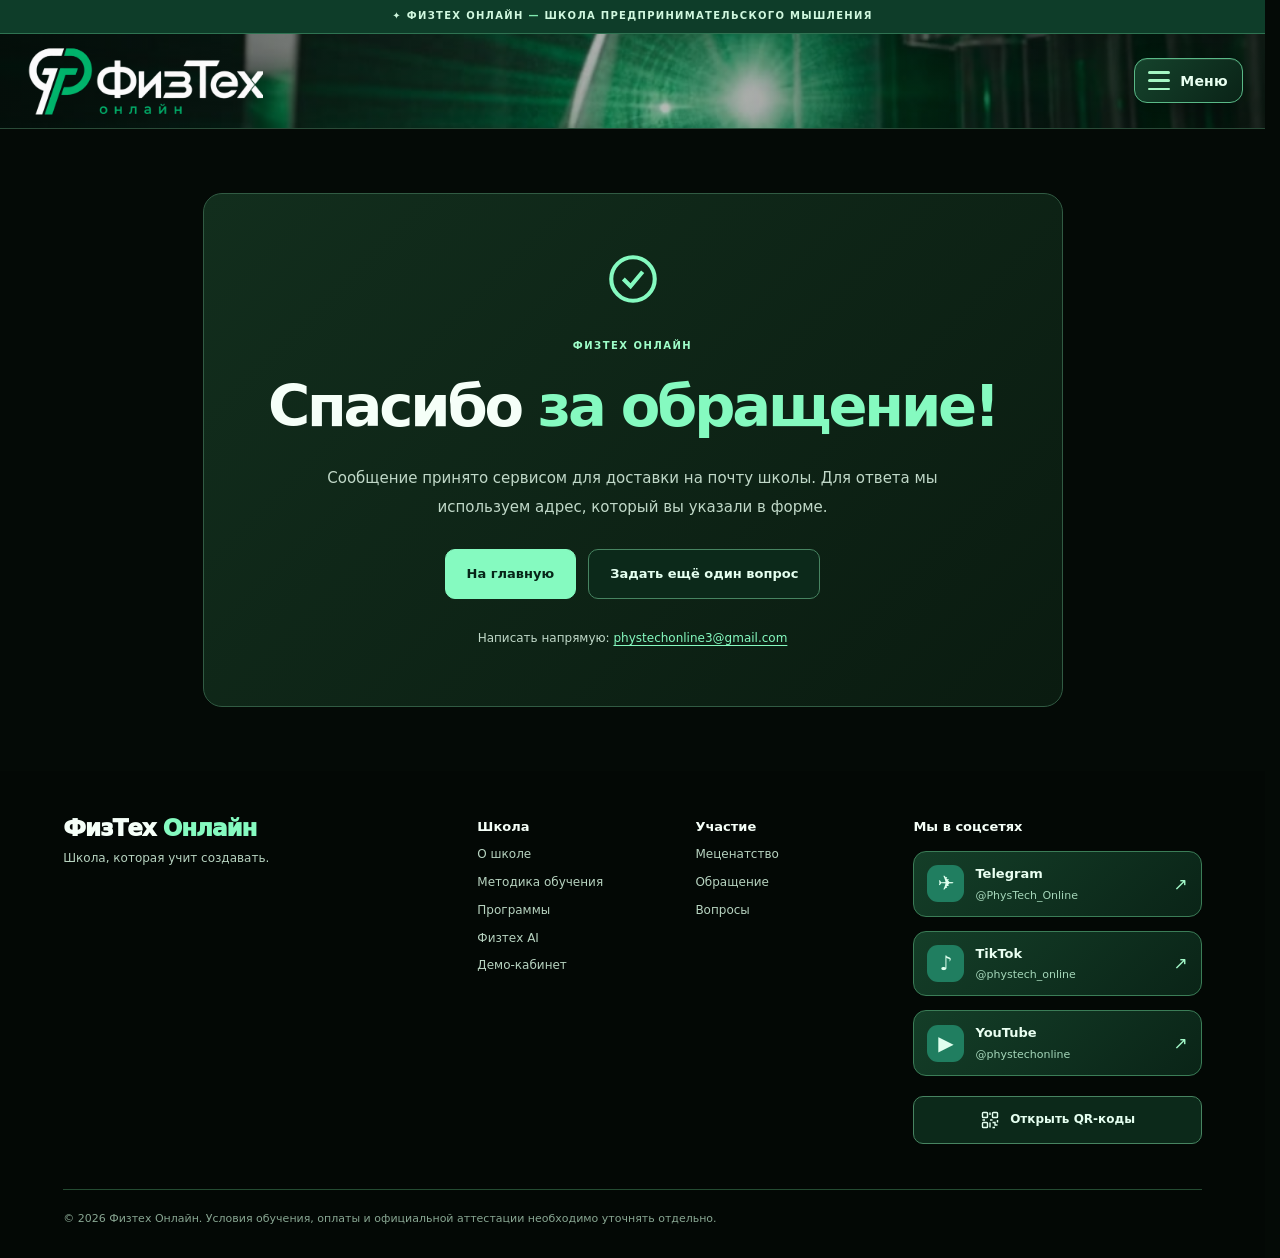
<file: contact-success.html>
<!doctype html>
<html lang="ru">
<head>
<meta charset="utf-8">
<meta http-equiv="Content-Security-Policy" content="default-src 'none'; upgrade-insecure-requests; script-src 'self'; script-src-attr 'none'; style-src 'self'; style-src-attr 'none'; img-src 'self'; media-src 'self'; font-src 'self'; connect-src 'none'; object-src 'none'; base-uri 'none'; frame-src 'none'; worker-src 'none'; form-action 'none'">
<meta name="referrer" content="strict-origin-when-cross-origin">
<script src="https.js?v=20261105-security2"></script>
<meta name="viewport" content="width=device-width,initial-scale=1">
<meta name="theme-color" content="#06110c">
<meta name="description" content="Обращение в Физтех Онлайн принято. Вернуться на сайт школы или задать ещё один вопрос.">
<meta property="og:title" content="Обращение принято — Физтех Онлайн">
<meta property="og:description" content="Спасибо за обращение в Физтех Онлайн.">
<title>Обращение принято — Физтех Онлайн</title>
<link rel="icon" type="image/svg+xml" href="assets/ft-symbol.svg?v=20261105-icon1">
<link rel="stylesheet" href="styles.css?v=20261105-header-logo-restore1">
<script src="script.js?v=20261105-mobile-video1" defer></script>
</head>
<body>
<svg class="icon-sprite" xmlns="http://www.w3.org/2000/svg" aria-hidden="true" focusable="false">
<symbol id="ico-brain" viewBox="0 0 24 24"><path d="M12 18V5a3 3 0 0 0-5-2 4 4 0 0 0-4 5 4 4 0 0 0 0 7 4 4 0 0 0 5 5c1 0 3-.5 4-2Zm0 0V5a3 3 0 0 1 5-2 4 4 0 0 1 4 5 4 4 0 0 1 0 7 4 4 0 0 1-5 5c-1 0-3-.5-4-2Z"/><path d="M7 9q-3 2 0 4m10-4q3 2 0 4"/></symbol>
<symbol id="ico-gear" viewBox="0 0 24 24"><path d="m10 2-.5 2.2-2 .9-2-.9-2.2 3.7 1.6 1.6-.3 2.2-1.8 1.5 2.4 3.6 2.2-.7 1.8 1.1.4 2.3h4.3l.4-2.3 1.8-1.1 2.2.7 2.4-3.6-1.8-1.5-.3-2.2 1.6-1.6L18 4.2l-2 .9-2-.9L13.5 2Z"/><circle cx="12" cy="11.7" r="3"/></symbol>
<symbol id="ico-bulb" viewBox="0 0 24 24"><path d="M9 18h6m-5 3h4M8.5 14.5c-2-1.4-3-3.1-3-5.5a6.5 6.5 0 0 1 13 0c0 2.4-1.1 4.1-3 5.5-.8.6-1.2 1.8-1.3 3h-4.4c-.1-1.2-.5-2.4-1.3-3ZM12 2v1M3 9h1m16 0h1"/></symbol>
<symbol id="ico-users" viewBox="0 0 24 24"><circle cx="9" cy="8" r="3"/><path d="M3 20v-2a6 6 0 0 1 12 0v2H3Zm13-13a3 3 0 0 1 0 6m2 2a5 5 0 0 1 3 5h-4"/></symbol>
<symbol id="ico-mentor" viewBox="0 0 24 24"><circle cx="9" cy="7" r="3"/><path d="M3 21v-3a6 6 0 0 1 12 0v3H3ZM16 5h5v8h-5l-3 3v-4"/></symbol>
<symbol id="ico-rocket" viewBox="0 0 24 24"><path d="M12 17 7 12c0-5 7-9 13-9 0 6-4 13-9 13ZM7 12 4 13l-2 5 5-2m5 1-1 4-5 1 1-5m7-9h.01"/><circle cx="16" cy="8" r="1.5"/></symbol>
<symbol id="ico-book" viewBox="0 0 24 24"><path d="M12 5C8 3 5 3 2 4v15c3-1 6-1 10 1 4-2 7-2 10-1V4c-3-1-6-1-10 1Zm0 0v15"/></symbol>
<symbol id="ico-case" viewBox="0 0 24 24"><rect x="2" y="7" width="20" height="14" rx="2"/><path d="M8 7V5a2 2 0 0 1 2-2h4a2 2 0 0 1 2 2v2M2 12c5 4 15 4 20 0m-12 3h4"/></symbol>
<symbol id="ico-sprout" viewBox="0 0 24 24"><path d="M12 22V11m0 7c-5 0-9-3-9-8 6-1 9 2 9 7m0-4c0-6 4-9 9-9 1 5-2 9-9 9"/></symbol>
<symbol id="ico-chip" viewBox="0 0 24 24"><rect x="5" y="5" width="14" height="14" rx="2"/><rect x="9" y="9" width="6" height="6" rx="1"/><path d="M9 1v4m6-4v4M9 19v4m6-4v4M1 9h4m-4 6h4m14-6h4m-4 6h4"/></symbol>
<symbol id="ico-target" viewBox="0 0 24 24"><circle cx="12" cy="12" r="9"/><circle cx="12" cy="12" r="5"/><circle cx="12" cy="12" r="1"/></symbol>
<symbol id="ico-layers" viewBox="0 0 24 24"><path d="m12 2 10 6-10 6L2 8l10-6ZM2 13l10 6 10-6M2 18l10 5 10-5"/></symbol>
<symbol id="ico-flask" viewBox="0 0 24 24"><path d="M9 2h6m-5 0v8L4 20c-.5 1 .5 2 2 2h12c1.5 0 2.5-1 2-2l-6-10V2M7 16h10"/></symbol>
<symbol id="ico-star" viewBox="0 0 24 24"><path d="m12 2 3 7 7 .8-5.3 4.7L18 22l-6-3.7L6 22l1.3-7.5L2 9.8 9 9l3-7Z"/></symbol>
<symbol id="ico-circuit" viewBox="0 0 24 24"><path d="M3 4h6v5H3V4Zm12 11h6v5h-6v-5ZM9 6h5l3 4v5M6 9v9h9"/><circle cx="6" cy="20" r="2"/></symbol>
<symbol id="ico-compass" viewBox="0 0 24 24"><circle cx="12" cy="12" r="10"/><path d="m9 9 8-3-3 8-8 3 3-8Z"/></symbol>
<symbol id="ico-heart" viewBox="0 0 24 24"><path d="M20.8 4.7a5.5 5.5 0 0 0-7.8 0l-1 1-1-1a5.5 5.5 0 1 0-7.8 7.8L12 22l8.8-9.5a5.5 5.5 0 0 0 0-7.8Z"/></symbol>
</svg>
<div class="reading-progress" aria-hidden="true"><div class="reading-progress-bar" id="reading-progress-bar"></div></div>
<a class="skip" href="#main">К содержимому</a>
<div class="announcement">✦ ФИЗТЕХ ОНЛАЙН <span>—</span> ШКОЛА ПРЕДПРИНИМАТЕЛЬСКОГО МЫШЛЕНИЯ</div>
<header class="site-header"><div class="header-video-background" aria-hidden="true"><video class="header-background-video" data-header-video data-video-src="assets/videos/header-background.mp4?v=2" poster="assets/videos/header-background-poster.jpg?v=1" width="960" height="240" autoplay muted loop playsinline webkit-playsinline preload="metadata" tabindex="-1" disablepictureinpicture disableremoteplayback></video></div><div class="container head-inner">
<a class="logo" href="index.html#top" aria-label="Физтех Онлайн — главная"><img class="logo-full-image" src="f481ac00-e85d-4a3f-9300-6985ac4300cf.png" alt="ФизТех Онлайн"><span class="logo-mark" aria-hidden="true">Ф<span>Т</span></span><span class="logo-text">ФизТех<small>ОНЛАЙН</small></span></a>
<button class="menu-toggle" type="button" aria-expanded="false" aria-controls="mobile-navigation" aria-label="Открыть меню"><span class="menu-bars" aria-hidden="true"><span></span><span></span><span></span></span><span class="menu-toggle-label">Меню</span></button>
</div><nav class="mobile-nav site-dropdown" id="mobile-navigation" aria-label="Меню сайта и социальные сети" hidden>
<div class="site-dropdown-inner">
<div class="site-dropdown-group"><span class="site-dropdown-title">Разделы сайта</span>
<a href="index.html#top">Главная</a><a href="method.html">Методика обучения</a><a href="index.html#partners">Меценатство</a><a href="index.html#advantages">Преимущества онлайн-школы</a><a href="index.html#programs">Программы</a><a href="index.html#ai">Обучение</a><a href="demo.html">Демо-кабинет Физтех OS</a><a href="index.html#community">Школьная жизнь</a><a href="index.html#join">Вопросы и предложения</a>
<button class="header-animation-toggle" type="button" data-header-animation-toggle aria-label="Включить анимацию в шапке" hidden><svg class="header-play-icon" viewBox="0 0 24 24" fill="none" stroke="currentColor" stroke-width="1.8" aria-hidden="true"><path d="m8 5 11 7-11 7Z"/></svg><svg class="header-pause-icon" viewBox="0 0 24 24" fill="none" stroke="currentColor" stroke-width="2" aria-hidden="true"><path d="M8 5v14M16 5v14"/></svg><span data-header-animation-label>Включить анимацию</span></button>
</div>
<div class="site-dropdown-group site-dropdown-social"><span class="site-dropdown-title">Мы в соцсетях</span>
<a href="https://t.me/PhysTech_Online" target="_blank" rel="noopener noreferrer"><span aria-hidden="true" class="site-dropdown-social-icon">✈</span><span>Telegram<small>@PhysTech_Online</small></span><span aria-hidden="true" class="site-dropdown-external">↗</span></a>
<a href="https://www.tiktok.com/@phystech_online" target="_blank" rel="noopener noreferrer"><span aria-hidden="true" class="site-dropdown-social-icon">♪</span><span>TikTok<small>@phystech_online</small></span><span aria-hidden="true" class="site-dropdown-external">↗</span></a>
<a href="https://www.youtube.com/@phystechonline" target="_blank" rel="noopener noreferrer"><span aria-hidden="true" class="site-dropdown-social-icon">▶</span><span>YouTube<small>@phystechonline</small></span><span aria-hidden="true" class="site-dropdown-external">↗</span></a>
</div>
</div></nav></header>
<main id="main" class="contact-success container"><div class="contact-success-card card">
<svg class="contact-success-icon" viewBox="0 0 24 24" fill="none" stroke="currentColor" stroke-width="1.7" aria-hidden="true"><circle cx="12" cy="12" r="9"/><path d="m8 12 3 3 5-6"/></svg>
<span class="mini-label">ФИЗТЕХ ОНЛАЙН</span><h1>Спасибо <span class="accent">за обращение!</span></h1>
<p>Сообщение принято сервисом для доставки на почту школы. Для ответа мы используем адрес, который вы указали в форме.</p>
<div class="contact-success-actions"><a class="button" href="index.html">На главную</a><a class="button button-outline" href="index.html#join">Задать ещё один вопрос</a></div>
<p class="contact-success-mail">Написать напрямую: <a href="mailto:phystechonline3@gmail.com">phystechonline3@gmail.com</a></p>
</div></main>
<footer><div class="container footer-layout"><div><div class="logo-text">ФизТех <span class="accent">Онлайн</span></div><p>Школа, которая учит создавать.</p></div><div><b>Школа</b><a href="index.html#about">О школе</a><a href="method.html">Методика обучения</a><a href="index.html#programs">Программы</a><a href="index.html#ai">Физтех AI</a><a href="demo.html">Демо-кабинет</a></div><div><b>Участие</b><a href="index.html#partners">Меценатство</a><a href="index.html#join">Обращение</a><a href="index.html#join">Вопросы</a></div><div class="footer-social" id="social"><b>Мы в соцсетях</b><a class="footer-social-link" href="https://t.me/PhysTech_Online" target="_blank" rel="noopener noreferrer" aria-label="Физтех Онлайн в Telegram"><span class="footer-social-icon" aria-hidden="true">✈</span><span>Telegram <small>@PhysTech_Online</small></span><span class="footer-social-arrow" aria-hidden="true">↗</span></a><a class="footer-social-link" href="https://www.tiktok.com/@phystech_online" target="_blank" rel="noopener noreferrer" aria-label="Физтех Онлайн в TikTok"><span class="footer-social-icon" aria-hidden="true">♪</span><span>TikTok <small>@phystech_online</small></span><span class="footer-social-arrow" aria-hidden="true">↗</span></a><a class="footer-social-link" href="https://www.youtube.com/@phystechonline" target="_blank" rel="noopener noreferrer" aria-label="Физтех Онлайн на YouTube"><span class="footer-social-icon" aria-hidden="true">▶</span><span>YouTube <small>@phystechonline</small></span><span class="footer-social-arrow" aria-hidden="true">↗</span></a><button class="button button-outline social-qr-trigger" type="button" data-open-social-qr aria-haspopup="dialog" aria-controls="social-qr-dialog" hidden><svg viewBox="0 0 24 24" fill="none" stroke="currentColor" stroke-width="1.7" aria-hidden="true"><rect x="3" y="3" width="6" height="6" rx="1"/><rect x="15" y="3" width="6" height="6" rx="1"/><rect x="3" y="15" width="6" height="6" rx="1"/><path d="M15 15h3v3h3m-6 3h3m3-6v-3M3 12h3m6-9v3m0 6h3m-3 3v6"/></svg><span>Открыть QR-коды</span></button></div></div><div class="container legal">© 2026 Физтех Онлайн. Условия обучения, оплаты и официальной аттестации необходимо уточнять отдельно.</div></footer>
<dialog class="social-qr-dialog" id="social-qr-dialog" aria-labelledby="social-qr-title" aria-describedby="social-qr-description">
<button class="social-qr-close" type="button" data-close-social-qr aria-label="Закрыть QR-коды" autofocus><svg viewBox="0 0 24 24" fill="none" stroke="currentColor" stroke-width="1.8" aria-hidden="true"><path d="m6 6 12 12M6 18 18 6"/></svg></button>
<div class="social-qr-heading"><span class="mini-label">ФИЗТЕХ ОНЛАЙН</span><h2 id="social-qr-title">Мы в соцсетях</h2><p id="social-qr-description">Наведите камеру телефона на QR-код или откройте ссылку.</p></div>
<div class="social-qr-grid">
<article class="social-qr-card" aria-labelledby="social-qr-telegram-title"><h3 id="social-qr-telegram-title">Telegram</h3><p class="social-qr-handle">@PhysTech_Online</p><img class="social-qr-code" src="assets/qr-telegram.svg" width="240" height="240" alt="QR-код для перехода в Telegram «Физтех Онлайн»"><a class="social-qr-link" href="https://t.me/PhysTech_Online" target="_blank" rel="noopener noreferrer">Открыть Telegram <svg class="action-arrow" viewBox="0 0 24 24" fill="none" stroke="currentColor" stroke-width="1.8" aria-hidden="true"><path d="M5 19 19 5M5 5h14v14"/></svg></a></article>
<article class="social-qr-card" aria-labelledby="social-qr-tiktok-title"><h3 id="social-qr-tiktok-title">TikTok</h3><p class="social-qr-handle">@phystech_online</p><img class="social-qr-code" src="assets/qr-tiktok.svg" width="240" height="240" alt="QR-код для перехода в TikTok «Физтех Онлайн»"><a class="social-qr-link" href="https://www.tiktok.com/@phystech_online" target="_blank" rel="noopener noreferrer">Открыть TikTok <svg class="action-arrow" viewBox="0 0 24 24" fill="none" stroke="currentColor" stroke-width="1.8" aria-hidden="true"><path d="M5 19 19 5M5 5h14v14"/></svg></a></article>
<article class="social-qr-card" aria-labelledby="social-qr-youtube-title"><h3 id="social-qr-youtube-title">YouTube</h3><p class="social-qr-handle">@phystechonline</p><img class="social-qr-code" src="assets/qr-youtube.svg" width="240" height="240" alt="QR-код для перехода в YouTube «Физтех Онлайн»"><a class="social-qr-link" href="https://www.youtube.com/@phystechonline" target="_blank" rel="noopener noreferrer">Открыть YouTube <svg class="action-arrow" viewBox="0 0 24 24" fill="none" stroke="currentColor" stroke-width="1.8" aria-hidden="true"><path d="M5 19 19 5M5 5h14v14"/></svg></a></article>
</div>
<p class="social-qr-hint">Нажмите за пределами окна, чтобы вернуться к сайту.</p>
</dialog>
</body>
</html>
</file>
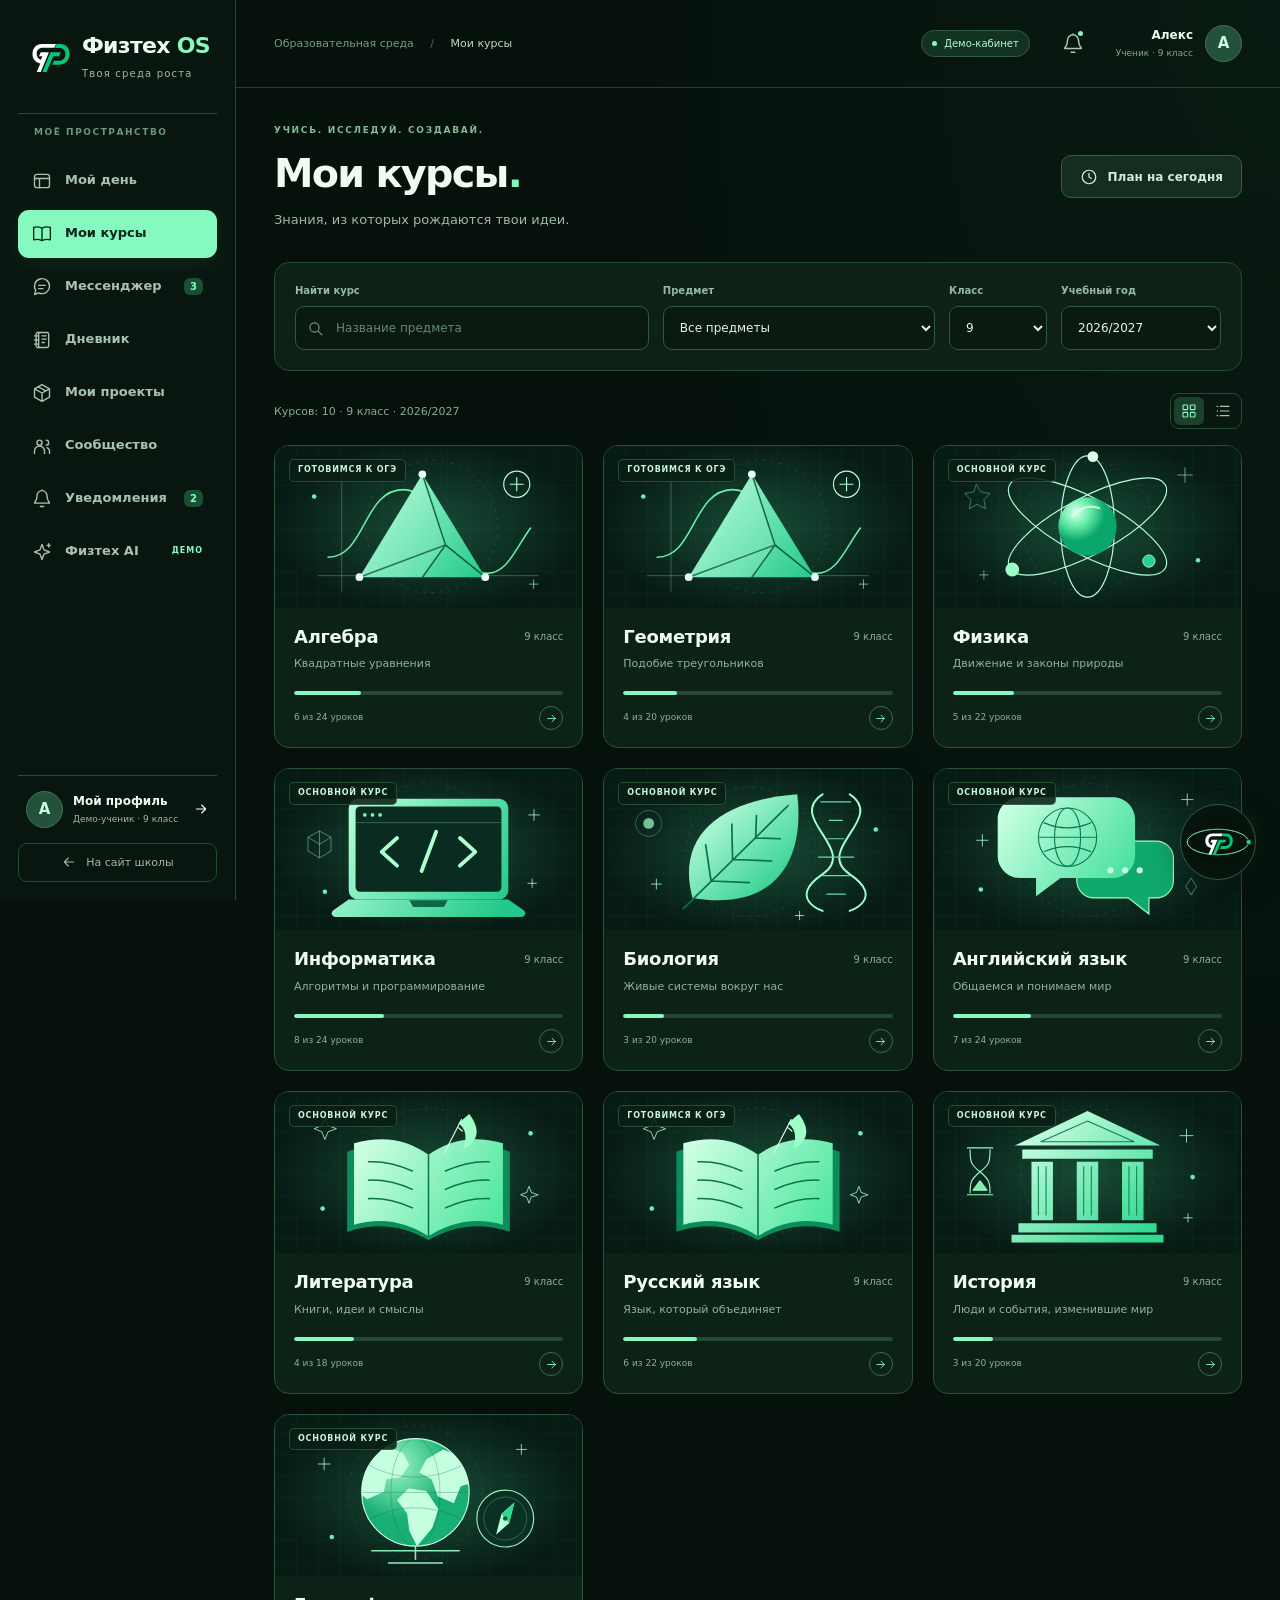
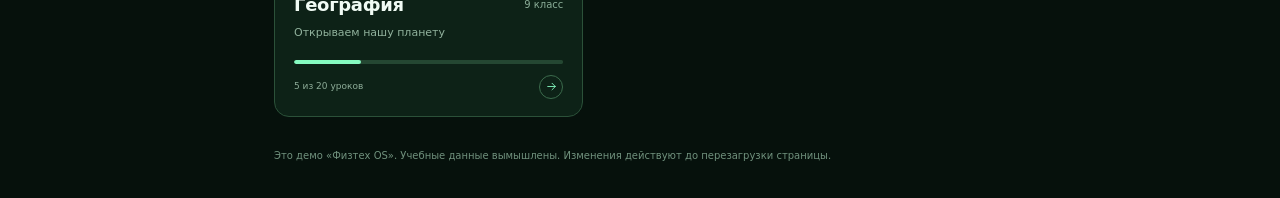
<file: demo.html>
<!doctype html>
<html lang="ru">
<head>
<meta charset="utf-8">
<meta http-equiv="Content-Security-Policy" content="default-src 'none'; upgrade-insecure-requests; script-src 'self'; script-src-attr 'none'; style-src 'self'; style-src-attr 'none'; img-src 'self'; media-src 'self'; font-src 'self'; connect-src 'none'; object-src 'none'; base-uri 'none'; frame-src 'none'; worker-src 'none'; form-action 'none'">
<meta name="referrer" content="strict-origin-when-cross-origin">
<script src="https.js?v=20261105-security2"></script>
<meta name="viewport" content="width=device-width,initial-scale=1">
<meta name="theme-color" content="#06110c">
<meta name="description" content="Физтех OS — демо учебного кабинета: курсы, расписание, дневник, проекты, общение и помощник.">
<title>Физтех OS — твоя образовательная среда</title>
<link rel="icon" type="image/svg+xml" href="assets/ft-symbol.svg">
<link rel="stylesheet" href="demo.css?v=20261105-os2">
<link rel="stylesheet" href="os-assistant.css?v=20261105-os2">
<script src="demo.js?v=20261105-os2" defer></script>
<script src="os-assistant.js?v=20261105-os2" defer></script>
</head>
<body>
<svg class="os-sprite" xmlns="http://www.w3.org/2000/svg" aria-hidden="true">
<symbol id="i-home" viewBox="0 0 24 24"><rect x="3" y="4" width="18" height="16" rx="3"/><path d="M3 9h18M9 9v11"/></symbol>
<symbol id="i-book" viewBox="0 0 24 24"><path d="M12 5C8 3 5 3 2 4v15c3-1 6-1 10 1 4-2 7-2 10-1V4c-3-1-6-1-10 1Zm0 0v15"/></symbol>
<symbol id="i-chat" viewBox="0 0 24 24"><path d="M21 11a8.8 8.8 0 0 1-9 9c-1.4 0-2.8-.3-4-1l-5 2 1.5-5A9 9 0 1 1 21 11Z"/><path d="M8 10h8m-8 4h5"/></symbol>
<symbol id="i-journal" viewBox="0 0 24 24"><rect x="5" y="3" width="15" height="18" rx="2"/><path d="M8 3v18M3 7h4m-4 5h4m-4 5h4m5-10h5m-5 4h5m-5 4h3"/></symbol>
<symbol id="i-users" viewBox="0 0 24 24"><circle cx="9" cy="8" r="3"/><path d="M3 21v-3a6 6 0 0 1 12 0v3M17 5a3 3 0 0 1 0 6m1 3a5 5 0 0 1 3 5v2"/></symbol>
<symbol id="i-project" viewBox="0 0 24 24"><path d="m12 2 9 5v10l-9 5-9-5V7l9-5Zm0 10 9-5M3 7l9 5v10M7.5 4.5l9 5"/></symbol>
<symbol id="i-bell" viewBox="0 0 24 24"><path d="M18 8a6 6 0 0 0-12 0c0 7-3 7-3 9h18c0-2-3-2-3-9ZM10 21h4M12 2V1"/></symbol>
<symbol id="i-spark" viewBox="0 0 24 24"><path d="m12 3 2.5 6.5L21 12l-6.5 2.5L12 21l-2.5-6.5L3 12l6.5-2.5L12 3ZM20 2v4m-2-2h4"/></symbol>
<symbol id="i-user" viewBox="0 0 24 24"><circle cx="12" cy="8" r="4"/><path d="M4 22v-3a8 8 0 0 1 16 0v3"/></symbol>
<symbol id="i-arrow" viewBox="0 0 24 24"><path d="M5 12h14m-6-6 6 6-6 6"/></symbol>
<symbol id="i-search" viewBox="0 0 24 24"><circle cx="10.5" cy="10.5" r="6.5"/><path d="m16 16 5 5"/></symbol>
<symbol id="i-grid" viewBox="0 0 24 24"><rect x="3" y="3" width="7" height="7" rx="1"/><rect x="14" y="3" width="7" height="7" rx="1"/><rect x="3" y="14" width="7" height="7" rx="1"/><rect x="14" y="14" width="7" height="7" rx="1"/></symbol>
<symbol id="i-list" viewBox="0 0 24 24"><path d="M8 5h13M8 12h13M8 19h13M3 5h1m-1 7h1m-1 7h1"/></symbol>
<symbol id="i-check" viewBox="0 0 24 24"><path d="m5 12 4 4L19 6"/></symbol>
<symbol id="i-close" viewBox="0 0 24 24"><path d="m6 6 12 12M6 18 18 6"/></symbol>
<symbol id="i-menu" viewBox="0 0 24 24"><path d="M4 6h16M4 12h16M4 18h16"/></symbol>
<symbol id="i-clock" viewBox="0 0 24 24"><circle cx="12" cy="12" r="9"/><path d="M12 7v5l3 2"/></symbol>
<symbol id="i-clip" viewBox="0 0 24 24"><path d="m8 13 7-7a3 3 0 0 1 4 4l-9 9a5 5 0 0 1-7-7L13 2m3 7-8 8a1.5 1.5 0 0 1-2-2l8-8"/></symbol>
<symbol id="i-back" viewBox="0 0 24 24"><path d="M19 12H5m6-6-6 6 6 6"/></symbol>
</svg>
<a class="os-skip" href="#main">К содержимому</a>
<button class="os-nav-backdrop" type="button" aria-label="Закрыть меню" hidden></button>
<aside class="os-sidebar" id="os-navigation">
<a class="os-brand" href="index.html" aria-label="Физтех Онлайн — на главную"><img src="assets/ft-symbol.svg" alt="" width="43" height="43"><span>Физтех <b>OS</b><small>Твоя среда роста</small></span></a>
<span class="os-nav-caption">МОЁ ПРОСТРАНСТВО</span>
<nav class="os-nav" aria-label="Разделы кабинета">
<a href="#home" data-os-view="home" title="Мой день"><svg><use href="#i-home"></use></svg><span>Мой день</span></a>
<a href="#courses" data-os-view="courses" title="Мои курсы"><svg><use href="#i-book"></use></svg><span>Мои курсы</span></a>
<a href="#messages" data-os-view="messages" title="Мессенджер"><svg><use href="#i-chat"></use></svg><span>Мессенджер</span><b class="os-nav-count" data-chat-count>3</b></a>
<a href="#journal" data-os-view="journal" title="Дневник"><svg><use href="#i-journal"></use></svg><span>Дневник</span></a>
<a href="#projects" data-os-view="projects" title="Мои проекты"><svg><use href="#i-project"></use></svg><span>Мои проекты</span></a>
<a href="#community" data-os-view="community" title="Сообщество"><svg><use href="#i-users"></use></svg><span>Сообщество</span></a>
<a href="#notifications" data-os-view="notifications" title="Уведомления"><svg><use href="#i-bell"></use></svg><span>Уведомления</span><b class="os-nav-count" data-notice-count>2</b></a>
<a href="#ai" data-os-view="ai" title="Физтех AI"><svg><use href="#i-spark"></use></svg><span>Физтех AI</span><small class="os-new">ДЕМО</small></a>
</nav>
<div class="os-sidebar-bottom"><a href="#passport" data-os-view="passport" class="os-passport-link" title="Мой профиль"><span class="os-avatar">А</span><span>Мой профиль<small>Демо-ученик · 9 класс</small></span><svg><use href="#i-arrow"></use></svg></a><a class="os-back-site" href="index.html#ai"><svg><use href="#i-back"></use></svg><span>На сайт школы</span></a></div>
</aside>
<div class="os-workspace">
<header class="os-topbar"><div class="os-topbar-start"><button type="button" class="os-icon-button os-mobile-menu" aria-label="Открыть меню кабинета" aria-controls="os-navigation" aria-expanded="false"><svg><use href="#i-menu"></use></svg></button><span class="os-breadcrumb">Образовательная среда <span>/</span> <b id="os-current-section">Мои курсы</b></span></div><div class="os-topbar-end"><span class="os-demo-badge"><i></i> Демо-кабинет</span><a class="os-icon-button os-top-bell" href="#notifications" aria-label="Уведомления"><svg><use href="#i-bell"></use></svg><i data-notice-dot></i></a><a class="os-profile" href="#passport"><span>Алекс<small>Ученик · 9 класс</small></span><span class="os-avatar">А</span></a></div></header>
<main id="main" class="os-main" tabindex="-1">
<section data-os-panel="courses" aria-labelledby="heading-courses">
<div class="os-page-heading"><div><span class="os-eyebrow">УЧИСЬ. ИССЛЕДУЙ. СОЗДАВАЙ.</span><h1 id="heading-courses" tabindex="-1">Мои курсы<span class="os-title-dot">.</span></h1><p>Знания, из которых рождаются твои идеи.</p></div><a href="#home" class="os-button os-button-secondary"><svg><use href="#i-clock"></use></svg>План на сегодня</a></div>
<div class="os-filter-bar"><label class="os-filter os-search"><span>Найти курс</span><span class="os-input-wrap"><svg><use href="#i-search"></use></svg><input id="course-search" type="search" placeholder="Название предмета" autocomplete="off"></span></label><label class="os-filter"><span>Предмет</span><select id="course-subject"><option value="all">Все предметы</option></select></label><label class="os-filter os-filter-small"><span>Класс</span><select id="course-grade" aria-label="Выбрать класс"><option>1</option><option>2</option><option>3</option><option>4</option><option>5</option><option>6</option><option>7</option><option>8</option><option selected>9</option><option>10</option><option>11</option></select></label><label class="os-filter os-filter-year"><span>Учебный год</span><select id="course-year"><option>2026/2027</option><option>2025/2026</option></select></label></div>
<div class="os-results-bar"><span id="course-count" role="status">Твои курсы</span><div class="os-view-toggle" role="group" aria-label="Вид курсов"><button type="button" class="os-icon-button is-active" data-course-layout="grid" aria-pressed="true" aria-label="Показать плиткой"><svg><use href="#i-grid"></use></svg></button><button type="button" class="os-icon-button" data-course-layout="list" aria-pressed="false" aria-label="Показать списком"><svg><use href="#i-list"></use></svg></button></div></div>
<div id="course-grid" class="os-course-grid"></div><div id="course-empty" class="os-empty" hidden><svg><use href="#i-search"></use></svg><h2>Пока ничего не нашлось</h2><p>Попробуй другой предмет или измени запрос.</p><button class="os-button os-button-secondary" id="course-reset" type="button">Сбросить фильтры</button></div>
</section>
<section data-os-panel="home" aria-labelledby="heading-home" hidden>
<div class="os-page-heading"><div><span class="os-eyebrow" id="os-today">ТВОЙ УЧЕБНЫЙ ДЕНЬ</span><h1 id="heading-home" tabindex="-1">Привет, Алекс<span class="os-title-dot">!</span></h1><p>Каждый маленький шаг — часть большой идеи.</p></div><span class="os-soft-tag"><svg><use href="#i-spark"></use></svg>Всё получится</span></div>
<div class="os-home-grid"><article class="os-panel os-day-plan"><div class="os-section-heading"><div><span class="os-eyebrow">ЛИЧНЫЙ МАРШРУТ</span><h2>План моего дня</h2></div><span id="day-progress-label" class="os-progress-label">1 / 3</span></div><div class="os-week" id="day-selector" role="group" aria-label="День недели"></div><p id="day-caption" class="os-day-caption"></p><div id="day-tasks" class="os-tasks"></div><progress id="day-progress" max="3" value="1" aria-label="Выполнено заданий"></progress><button class="os-button os-button-secondary os-full-width" id="create-day-plan" type="button"><svg><use href="#i-spark"></use></svg>Обновить план на день</button></article><div class="os-home-aside"><article class="os-panel"><div class="os-section-heading"><h2>Ближайшие занятия</h2><a href="#journal" class="os-text-link">Все <span aria-hidden="true">↗</span></a></div><div id="home-lessons" class="os-lessons"></div></article><article class="os-mentor-card"><span class="os-avatar os-avatar-large">М</span><div><span class="os-eyebrow">ТВОЙ НАСТАВНИК</span><h3>Давай обсудим твои идеи?</h3><p>Цели, сложные задачи и маленькие победы — разберём вместе.</p><button type="button" class="os-text-link" id="write-mentor">Написать наставнику <span aria-hidden="true">↗</span></button></div></article></div></div>
</section>
<section data-os-panel="messages" aria-labelledby="heading-messages" hidden>
<div class="os-page-heading"><div><span class="os-eyebrow">НА СВЯЗИ С ТВОЕЙ КОМАНДОЙ</span><h1 id="heading-messages" tabindex="-1">Мессенджер<span class="os-title-dot">.</span></h1><p>Обсуждай, спрашивай, придумывай вместе.</p></div></div>
<div class="os-messenger"><aside class="os-chat-sidebar"><label class="os-chat-search"><svg><use href="#i-search"></use></svg><input id="chat-search" type="search" placeholder="Поиск чата" aria-label="Поиск чата" autocomplete="off"></label><div class="os-subtabs" role="group" aria-label="Тип переписки"><button type="button" data-chat-filter="all" aria-pressed="true">Все чаты</button><button type="button" data-chat-filter="personal" aria-pressed="false">Личные</button></div><div class="os-chat-list" id="chat-list"></div></aside><div class="os-chat-room"><div class="os-chat-room-header"><button type="button" class="os-icon-button os-chat-mobile-back" aria-label="К списку чатов"><svg><use href="#i-back"></use></svg></button><span class="os-avatar" id="chat-avatar">9</span><div><h2 id="chat-title">Наш 9-й класс</h2><span id="chat-members">Учебная группа</span></div><span class="os-chat-status"><i></i> Демо</span></div><div class="os-chat-history" id="chat-history" role="log" aria-label="История переписки" aria-live="polite"></div><form id="chat-form" class="os-chat-form"><label class="os-icon-button" for="chat-file" title="Прикрепить файл"><svg><use href="#i-clip"></use></svg><span class="os-sr-only">Прикрепить файл</span></label><input type="file" id="chat-file" class="os-sr-only"><label class="os-sr-only" for="chat-input">Текст сообщения</label><input id="chat-input" maxlength="600" placeholder="Напиши что-нибудь…" autocomplete="off" required><button class="os-icon-button os-send" type="submit" aria-label="Отправить сообщение"><svg><use href="#i-arrow"></use></svg></button></form><p class="os-chat-note">Демонстрация переписки. Сообщения и файлы остаются только в этой вкладке.</p></div></div>
</section>
<section data-os-panel="journal" aria-labelledby="heading-journal" hidden>
<div class="os-page-heading"><div><span class="os-eyebrow">ТВОЙ РИТМ ОБУЧЕНИЯ</span><h1 id="heading-journal" tabindex="-1">Дневник<span class="os-title-dot">.</span></h1><p>Все важные шаги — в одном месте.</p></div><span class="os-soft-tag">2026 / 2027</span></div>
<div class="os-journal-tabs os-subtabs" role="tablist" aria-label="Дневник"><button type="button" role="tab" id="tab-grades" data-journal-tab="grades" aria-controls="journal-grades" aria-selected="true">Мои оценки</button><button type="button" role="tab" id="tab-schedule" data-journal-tab="schedule" aria-controls="journal-schedule" aria-selected="false" tabindex="-1">Расписание</button><button type="button" role="tab" id="tab-assignments" data-journal-tab="assignments" aria-controls="journal-assignments" aria-selected="false" tabindex="-1">Задания <span class="os-inline-badge">3</span></button></div>
<div id="journal-grades" data-journal-panel="grades" role="tabpanel" aria-labelledby="tab-grades"><p class="os-context-note">Пример дневника: оценки и предметы вымышлены и показывают возможности интерфейса.</p><div class="os-panel os-table-wrap"><table class="os-grades-table"><thead><tr><th scope="col">Предмет</th><th scope="col">Последние оценки</th><th scope="col">I полугодие</th><th scope="col">II полугодие</th><th scope="col">Годовая</th></tr></thead><tbody id="grades-body"></tbody></table></div></div>
<div id="journal-schedule" data-journal-panel="schedule" role="tabpanel" aria-labelledby="tab-schedule" hidden><div class="os-week os-schedule-week" id="schedule-days" role="group" aria-label="Выбрать день расписания"></div><div id="schedule-list" class="os-schedule-list"></div></div>
<div id="journal-assignments" data-journal-panel="assignments" role="tabpanel" aria-labelledby="tab-assignments" hidden><div class="os-assignment-list" id="assignment-list"></div></div>
</section>
<section data-os-panel="projects" aria-labelledby="heading-projects" hidden><div class="os-page-heading"><div><span class="os-eyebrow">ПРОЕКТНАЯ МАСТЕРСКАЯ</span><h1 id="heading-projects" tabindex="-1">Мои проекты<span class="os-title-dot">.</span></h1><p>Исследуй, пробуй и создавай то, что важно тебе.</p></div></div><div class="os-project-grid" id="project-grid"></div></section>
<section data-os-panel="community" aria-labelledby="heading-community" hidden><div class="os-page-heading"><div><span class="os-eyebrow">ВМЕСТЕ ИНТЕРЕСНЕЕ</span><h1 id="heading-community" tabindex="-1">Свои люди<span class="os-title-dot">.</span></h1><p>Найди команду для своих интересов и больших идей.</p></div></div><div class="os-club-grid" id="club-grid"></div></section>
<section data-os-panel="notifications" aria-labelledby="heading-notifications" hidden><div class="os-page-heading"><div><span class="os-eyebrow">НИЧЕГО НЕ УПУСТИ</span><h1 id="heading-notifications" tabindex="-1">Уведомления<span class="os-title-dot">.</span></h1><p>Только то, что поможет двигаться вперёд.</p></div><button type="button" class="os-button os-button-secondary" id="read-all-notices"><svg><use href="#i-check"></use></svg>Прочитать все</button></div><div class="os-subtabs" role="group" aria-label="Фильтр уведомлений"><button type="button" data-notice-filter="new" aria-pressed="true">Новые</button><button type="button" data-notice-filter="read" aria-pressed="false">Прочитанные</button></div><div id="notification-list" class="os-notification-list"></div></section>
<section data-os-panel="ai" aria-labelledby="heading-ai" hidden><div class="os-page-heading"><div><span class="os-eyebrow">ПОСМОТРИ НА ИДЕЮ ПО-НОВОМУ</span><h1 id="heading-ai" tabindex="-1">Физтех AI<span class="os-title-dot">.</span></h1><p>Подсказки, которые помогают думать самостоятельно.</p></div><span class="os-soft-tag">Сценарная демонстрация</span></div><div class="os-panel os-ai-panel"><div class="os-ai-welcome"><span class="os-ai-orb"><svg><use href="#i-spark"></use></svg></span><h2>С чего начнётся твой проект?</h2><p>Расскажи идею — я предложу вопросы для её проверки.</p></div><div class="os-ai-prompts"><button type="button" data-ai-prompt="Хочу создать приложение для школьников">Приложение для школы</button><button type="button" data-ai-prompt="Хочу сделать умную теплицу">Умная теплица</button><button type="button" data-ai-prompt="Хочу организовать школьный фестиваль">Школьный фестиваль</button></div><form class="os-ai-form" id="os-ai-form"><label class="os-sr-only" for="os-idea">Расскажи свою идею</label><input id="os-idea" maxlength="400" required placeholder="У меня есть идея…" autocomplete="off"><button class="os-icon-button os-send" type="submit" aria-label="Получить подсказку"><svg><use href="#i-arrow"></use></svg></button></form><div id="os-ai-answer" class="os-ai-answer" role="status" hidden></div><p class="os-context-note">Ответы формируются по готовым сценариям. Это пример будущего ИИ-наставника.</p></div></section>
<section data-os-panel="passport" aria-labelledby="heading-passport" hidden><div class="os-page-heading"><div><span class="os-eyebrow">ТВОИ ОТКРЫТИЯ И ПОБЕДЫ</span><h1 id="heading-passport" tabindex="-1">Мой профиль<span class="os-title-dot">.</span></h1><p>Замечай, как далеко ты уже продвинулся.</p></div></div><div class="os-passport-grid"><article class="os-panel os-passport-card"><span class="os-avatar os-avatar-xl">А</span><h2>Алекс</h2><p>Демо-ученик · 9 класс</p><span class="os-soft-tag">Создатель</span><p class="os-context-note">Вымышленный профиль для знакомства с кабинетом.</p></article><article class="os-panel os-level-card"><span class="os-eyebrow">ПАСПОРТ СОЗДАТЕЛЯ</span><h2>Шаг за шагом — выше</h2><div class="os-level-number"><strong id="level-number">10</strong><span>уровень</span></div><progress max="1000" value="680" id="level-progress" aria-label="Опыт текущего уровня"></progress><p id="level-xp">680 / 1000 XP</p><button class="os-button os-button-secondary" id="level-next" type="button">Попробовать следующий уровень <svg><use href="#i-arrow"></use></svg></button></article></div><div class="os-stats"><div><strong>12</strong><span>освоенных тем</span></div><div><strong>3</strong><span>проекта</span></div><div><strong>6</strong><span>проверенных гипотез</span></div><div><strong>2</strong><span>новых навыка</span></div></div></section>
<p class="os-demo-note">Это демо «Физтех OS». Учебные данные вымышлены. Изменения действуют до перезагрузки страницы.</p>
</main>
</div>
<dialog class="os-dialog" id="course-dialog" aria-labelledby="course-dialog-title"><div class="os-dialog-top"><span class="os-eyebrow" id="course-dialog-kicker">ТВОЙ КУРС</span><button type="button" class="os-icon-button" data-close-dialog aria-label="Закрыть курс"><svg><use href="#i-close"></use></svg></button></div><h2 id="course-dialog-title"></h2><p id="course-dialog-desc"></p><div class="os-course-summary" id="course-dialog-summary"></div><h3>Ближайшие уроки</h3><div class="os-course-lessons" id="course-dialog-lessons"></div><button class="os-button os-full-width" id="course-continue" type="button">Пройти демо-урок <svg><use href="#i-arrow"></use></svg></button><p class="os-context-note" id="course-dialog-status" role="status">В демо можно отметить урок как пройденный.</p></dialog>
<dialog class="os-dialog" id="project-dialog" aria-labelledby="project-dialog-title"><div class="os-dialog-top"><span class="os-eyebrow">ПРОЕКТНАЯ МАСТЕРСКАЯ</span><button type="button" class="os-icon-button" data-close-dialog aria-label="Закрыть проект"><svg><use href="#i-close"></use></svg></button></div><h2 id="project-dialog-title"></h2><p id="project-dialog-desc"></p><ol class="os-project-steps" id="project-dialog-steps"></ol></dialog>
<div class="os-toast" role="status" id="os-toast" hidden></div>
<noscript><p class="os-noscript">Для просмотра демо-кабинета включите JavaScript. <a href="index.html">На сайт школы</a></p></noscript>
</body>
</html>
</file>
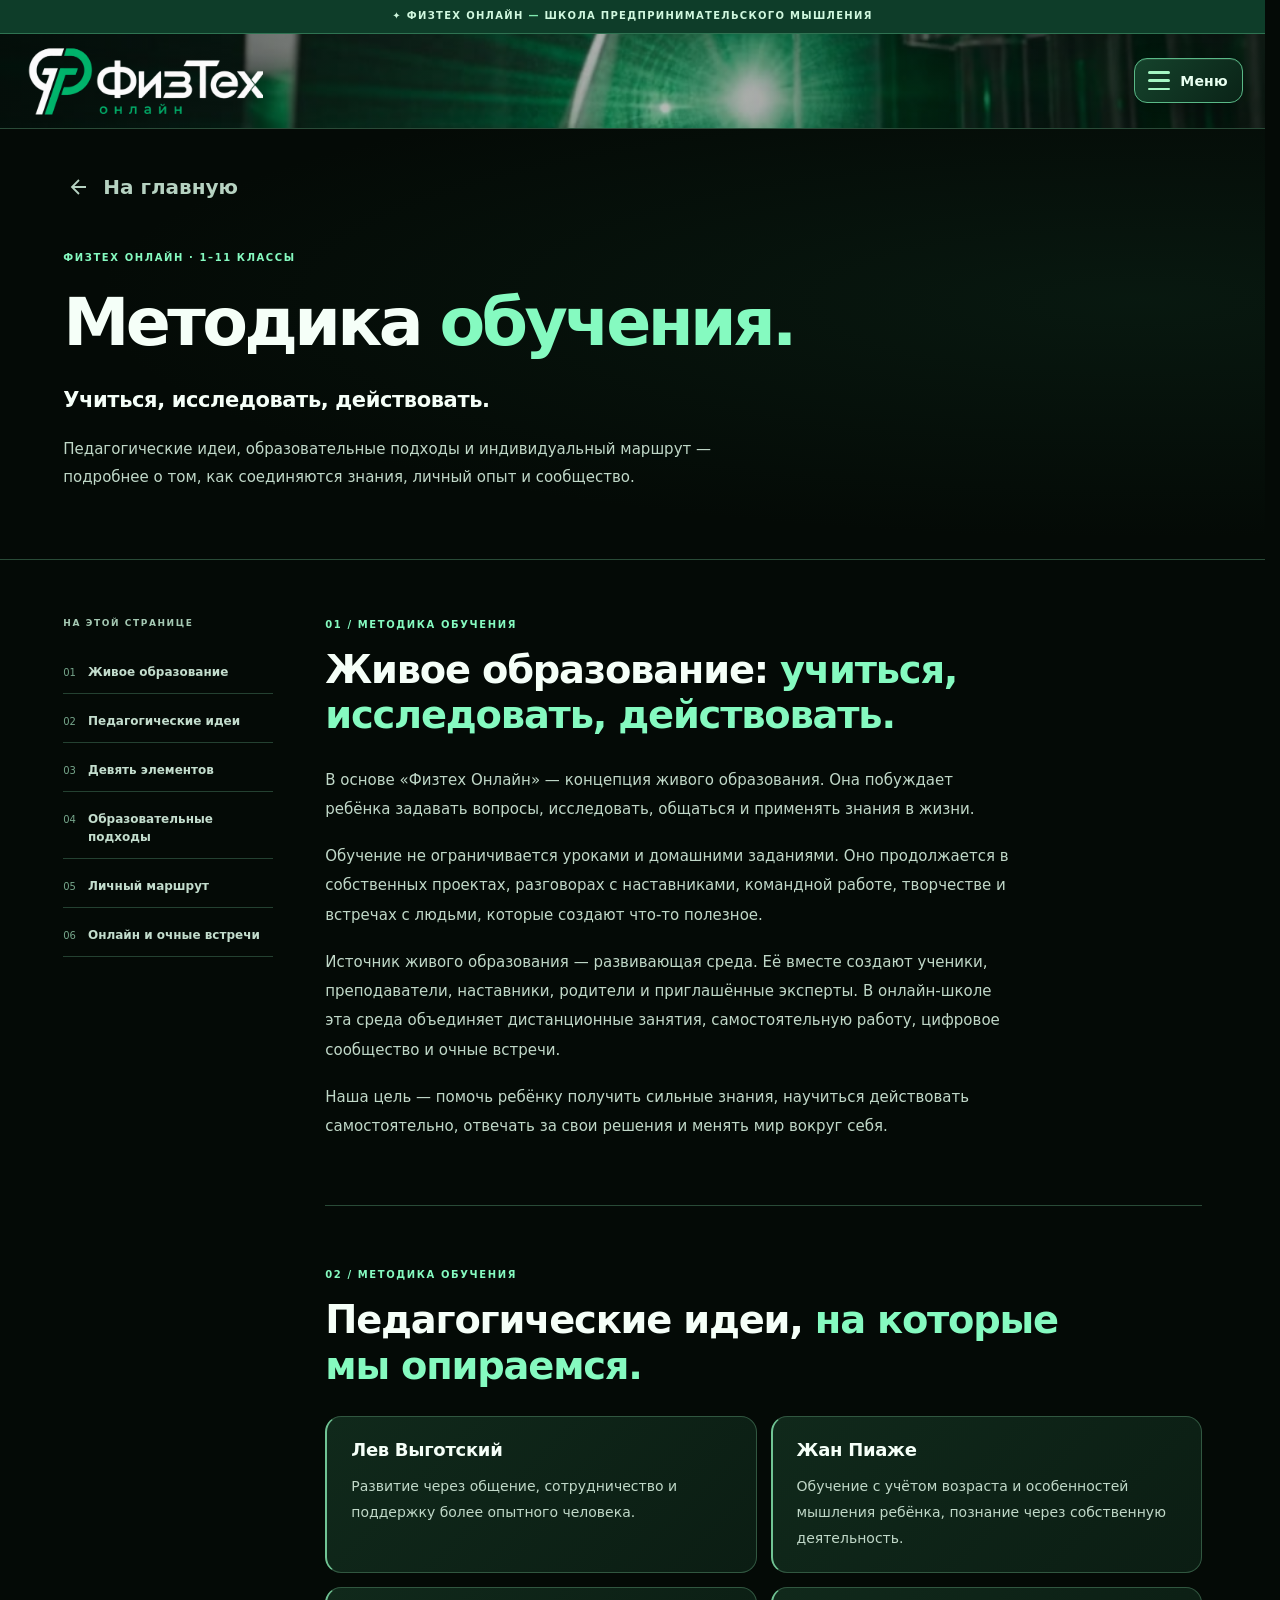
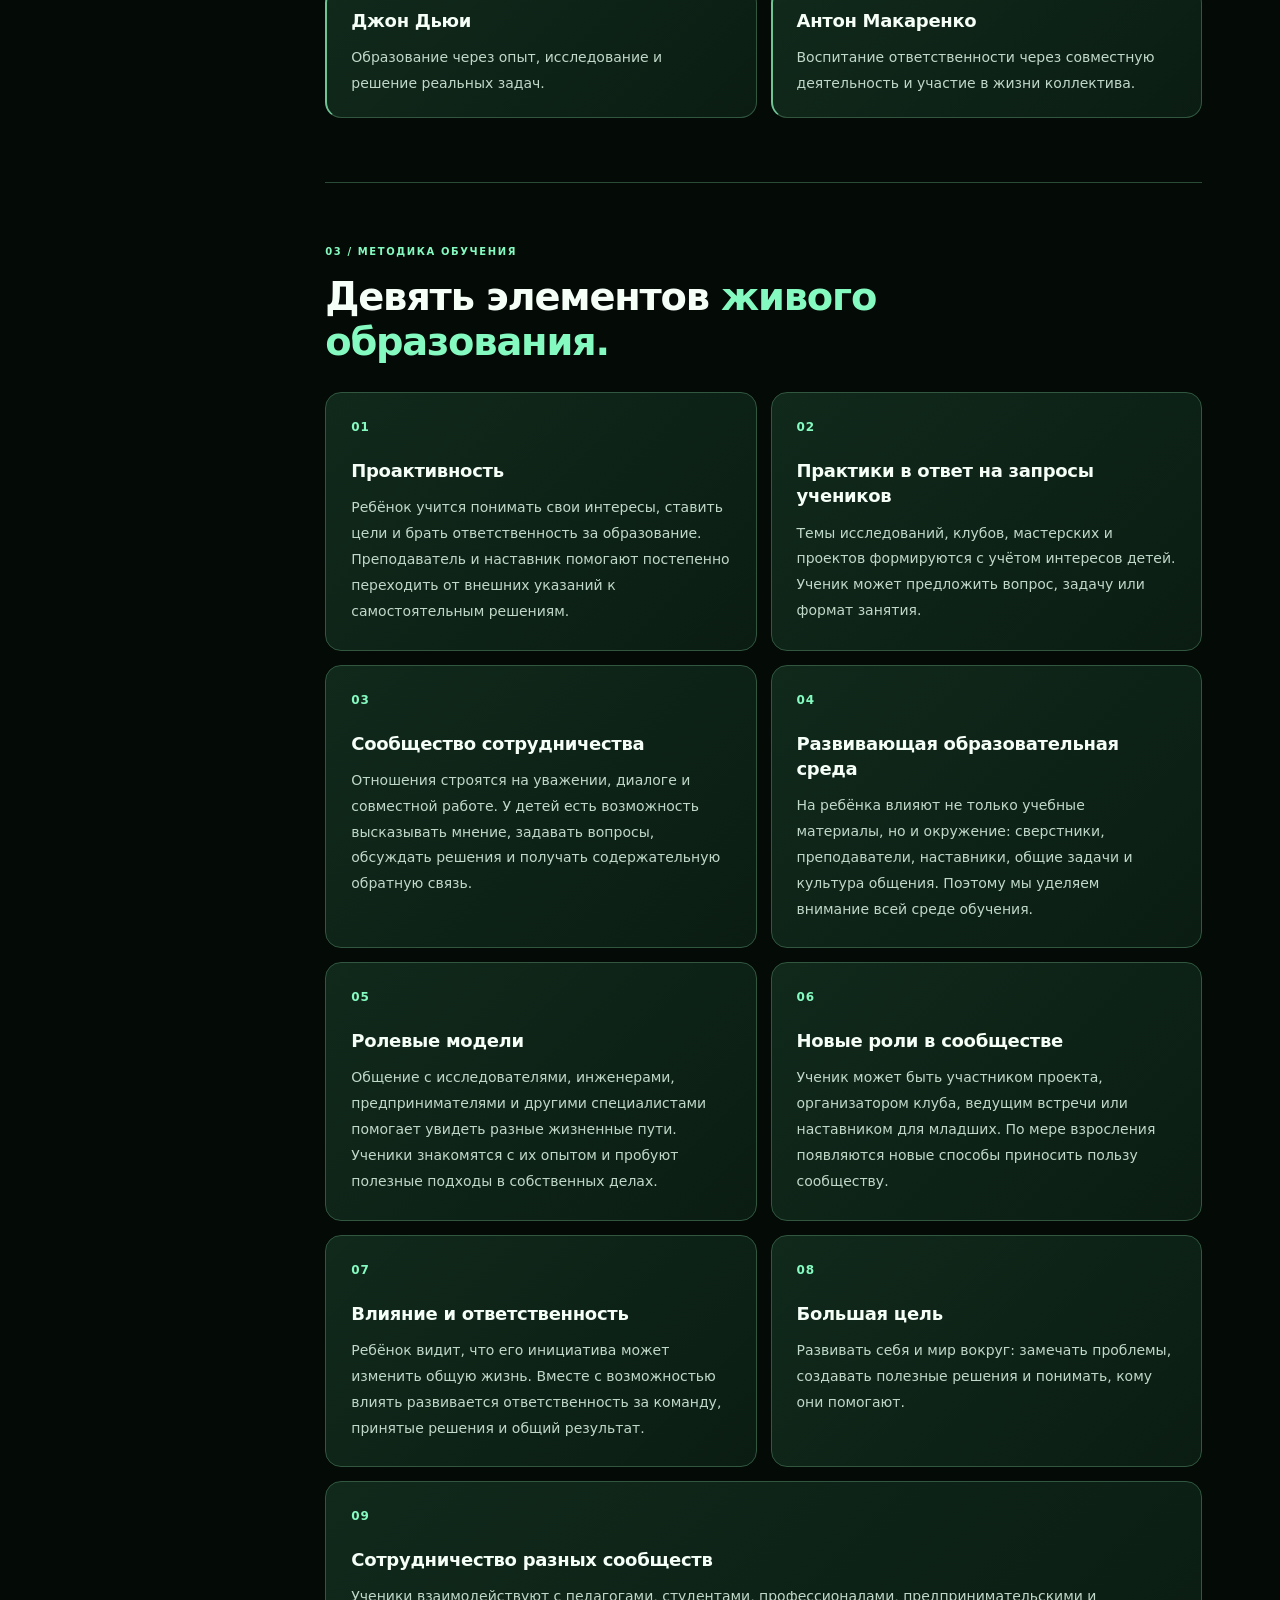
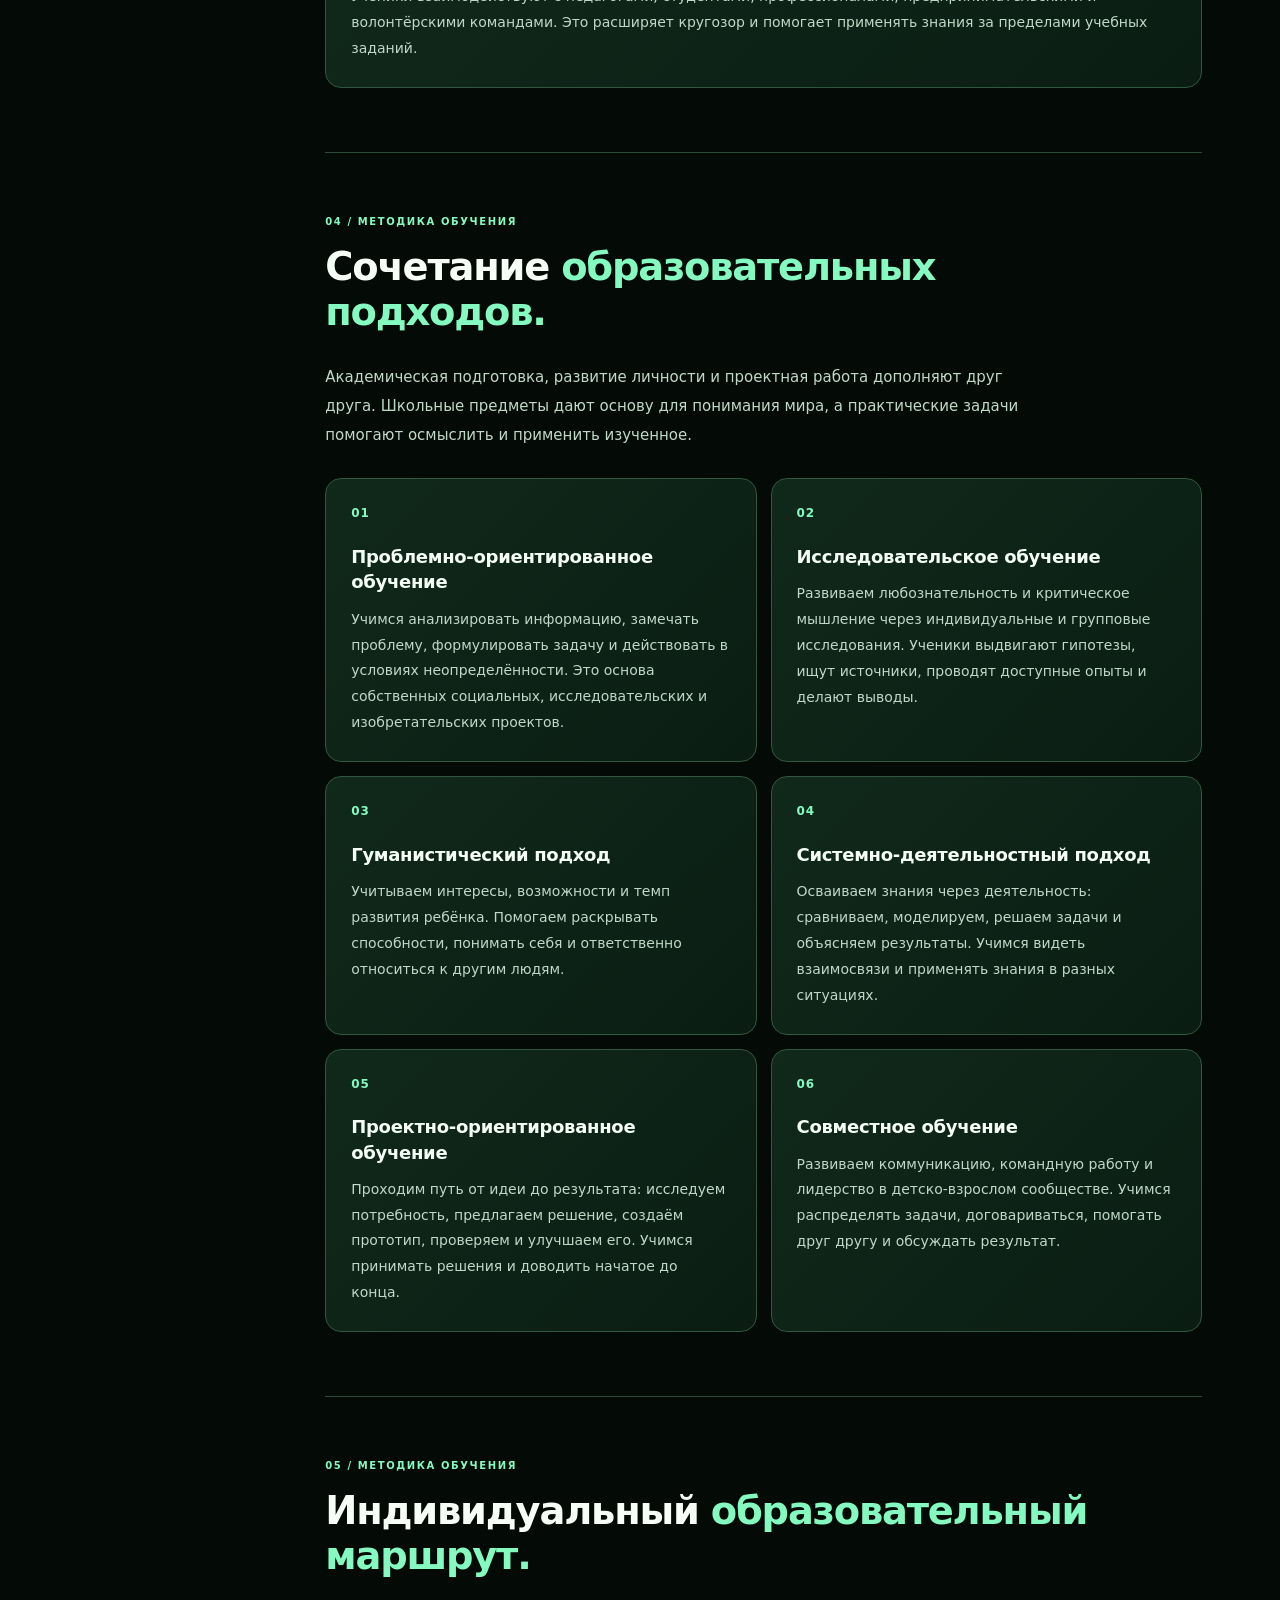
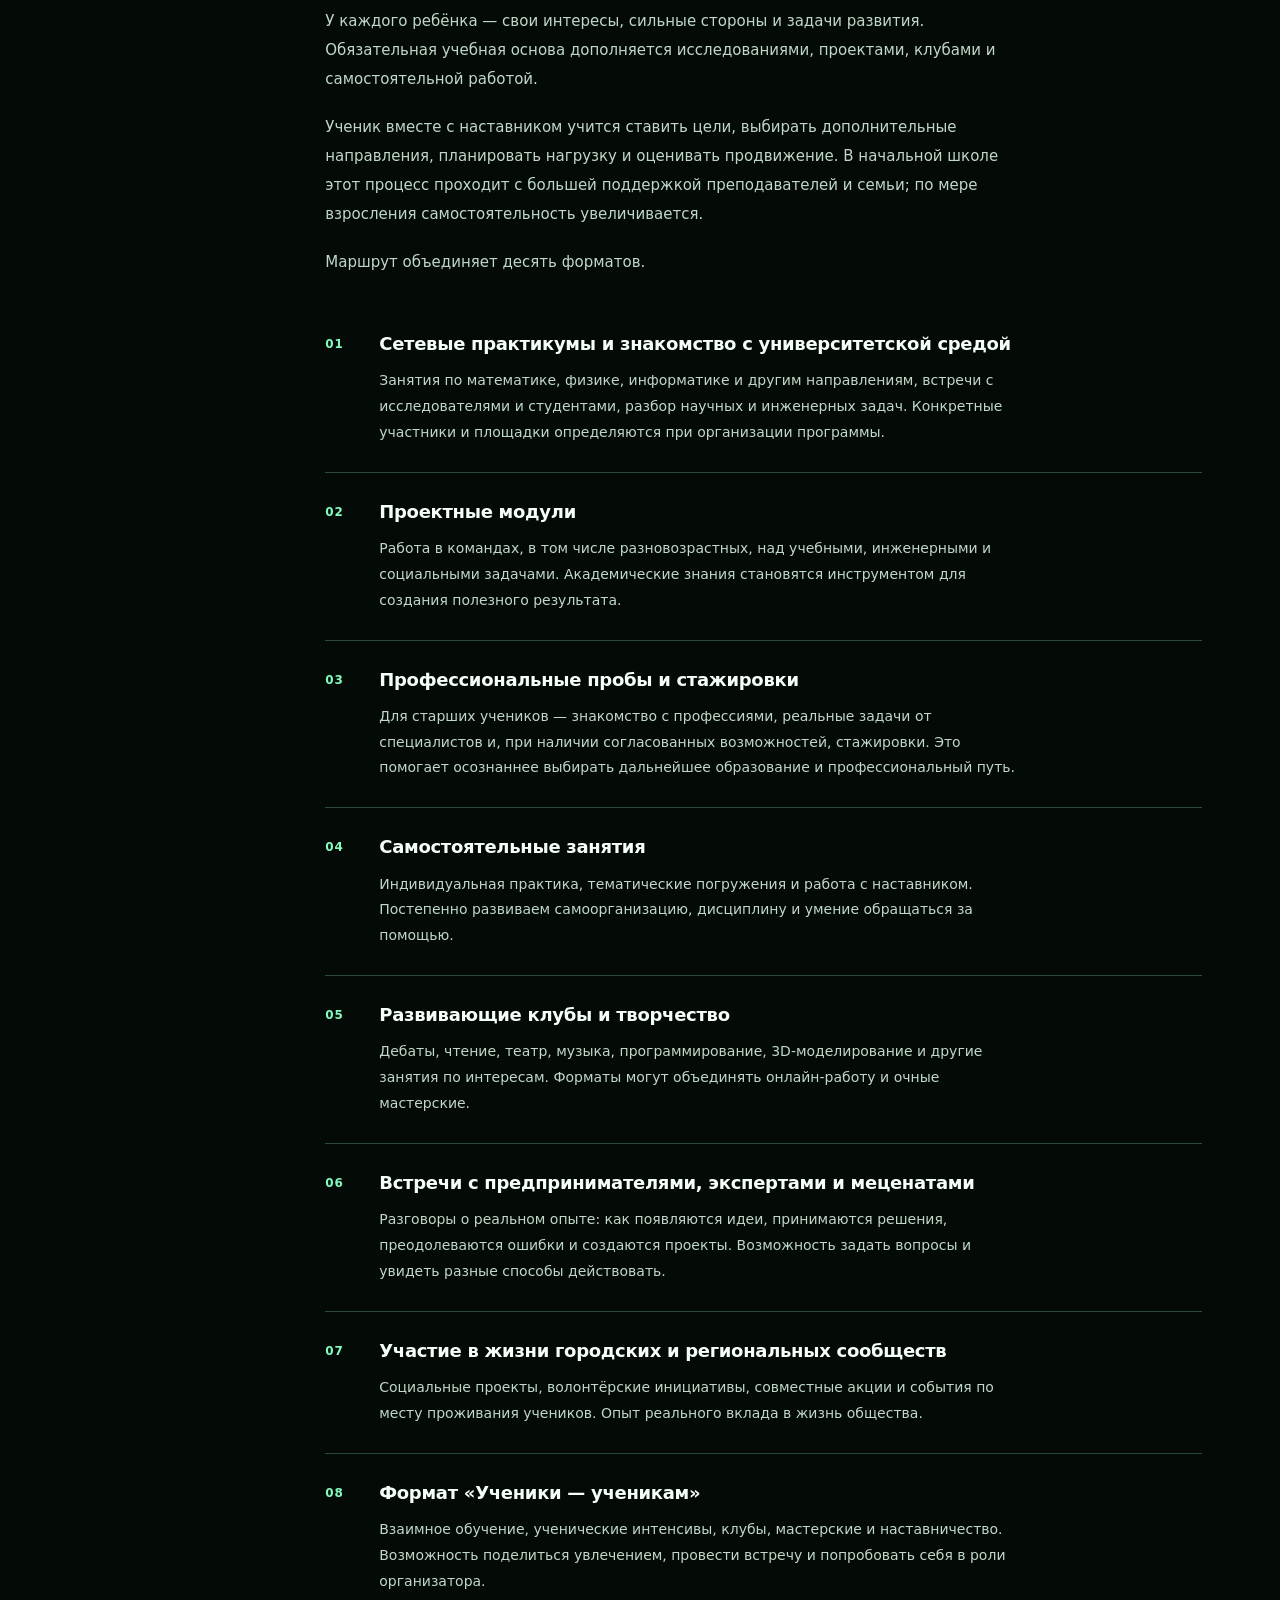
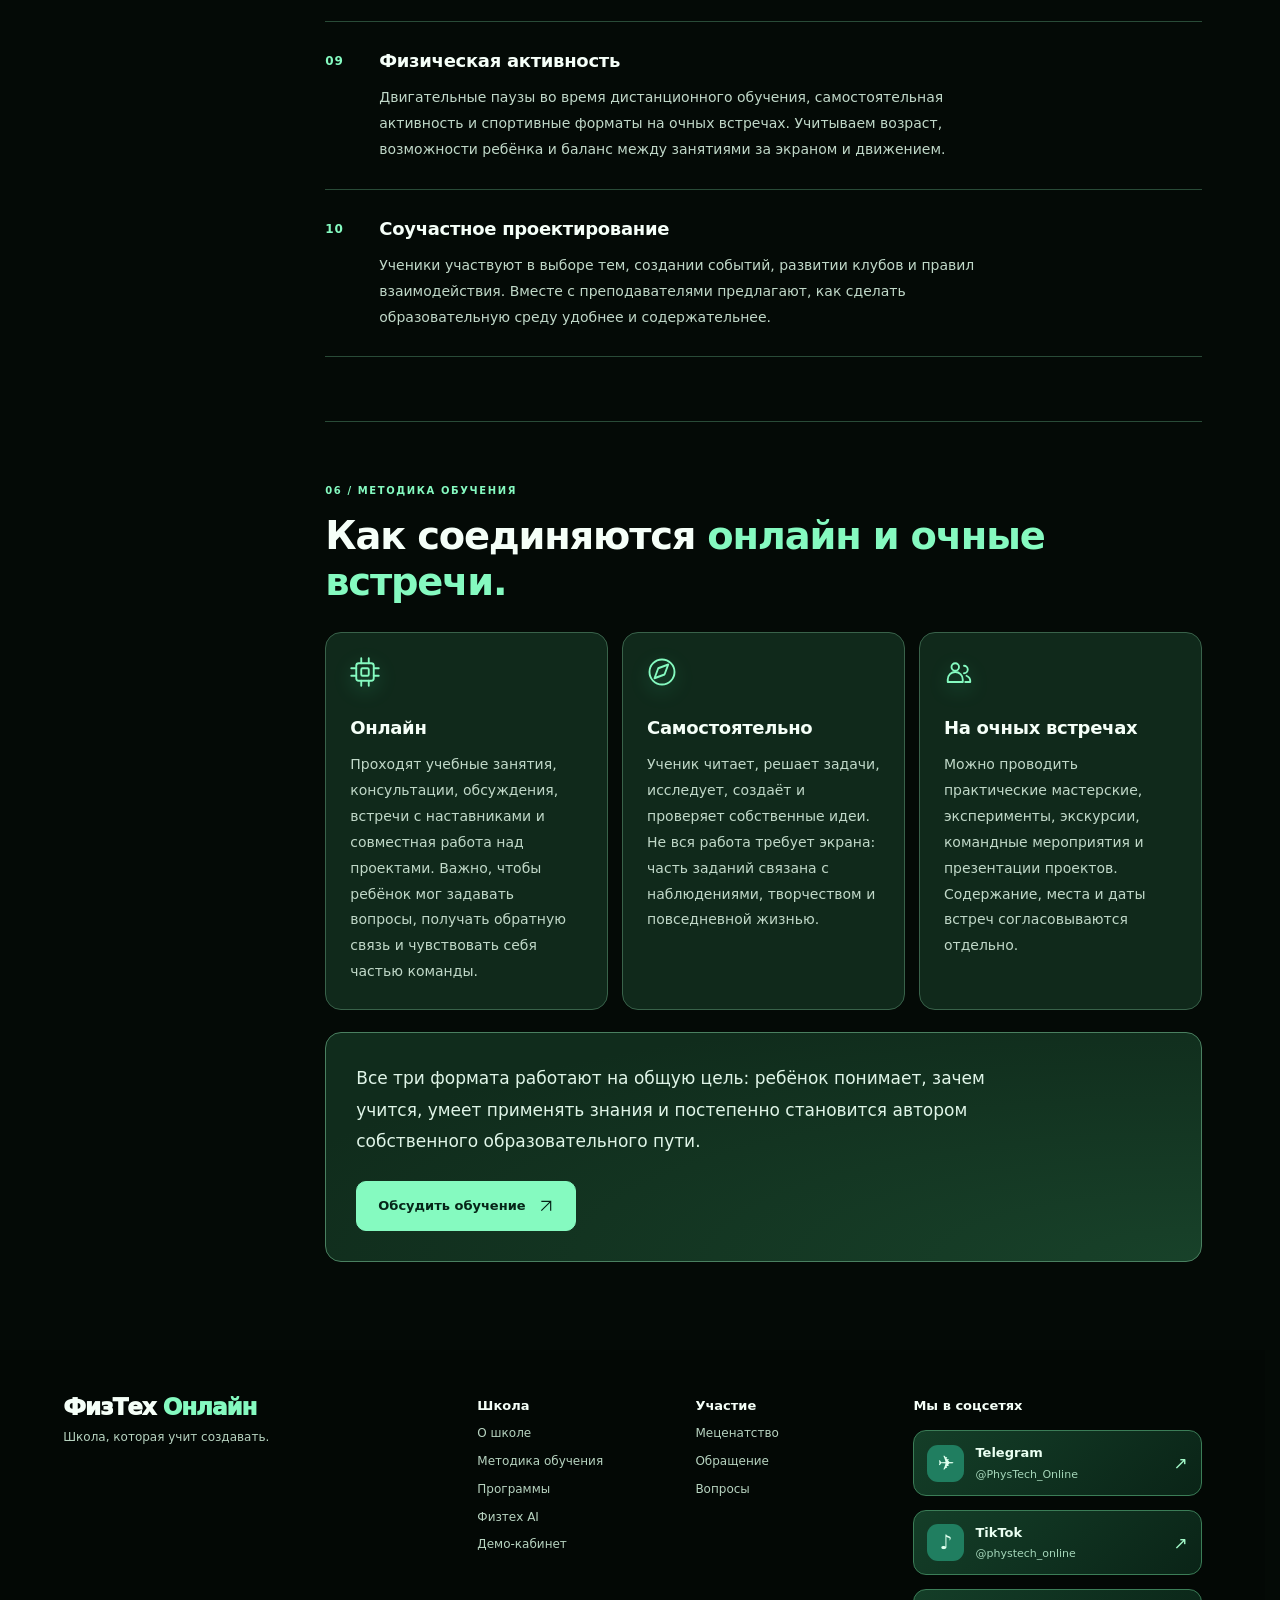
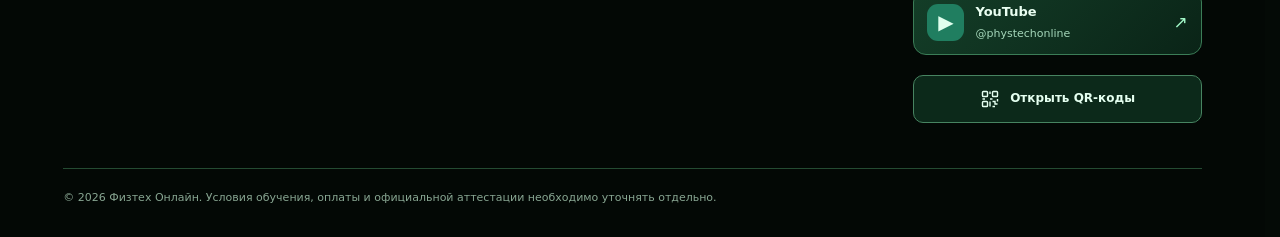
<file: method.html>
<!doctype html>
<html lang="ru">
<head>
<meta charset="utf-8">
<meta http-equiv="Content-Security-Policy" content="default-src 'none'; upgrade-insecure-requests; script-src 'self'; script-src-attr 'none'; style-src 'self'; style-src-attr 'none'; img-src 'self'; media-src 'self'; font-src 'self'; connect-src 'none'; object-src 'none'; base-uri 'none'; frame-src 'none'; worker-src 'none'; form-action 'none'">
<meta name="referrer" content="strict-origin-when-cross-origin">
<script src="https.js?v=20261105-security2"></script>
<meta name="viewport" content="width=device-width,initial-scale=1">
<meta name="theme-color" content="#06110c">
<meta name="description" content="Полная методика Физтех Онлайн: живое образование, девять элементов развития, индивидуальный маршрут, онлайн-занятия и очные встречи для учеников 1–11 классов.">
<meta property="og:title" content="Методика обучения — Физтех Онлайн">
<meta property="og:description" content="Как устроено живое образование: педагогические идеи, подходы и индивидуальный образовательный маршрут.">
<title>Методика обучения — Физтех Онлайн</title>
<link rel="icon" type="image/svg+xml" href="assets/ft-symbol.svg?v=20261105-icon1">
<link rel="stylesheet" href="styles.css?v=20261105-header-logo-restore1">
<link rel="stylesheet" href="method.css?v=20261105-method-page3">
<script src="script.js?v=20261105-mobile-video1" defer></script>
</head>
<body class="method-page">
<svg class="icon-sprite" xmlns="http://www.w3.org/2000/svg" aria-hidden="true" focusable="false">
<symbol id="ico-brain" viewBox="0 0 24 24"><path d="M12 18V5a3 3 0 0 0-5-2 4 4 0 0 0-4 5 4 4 0 0 0 0 7 4 4 0 0 0 5 5c1 0 3-.5 4-2Zm0 0V5a3 3 0 0 1 5-2 4 4 0 0 1 4 5 4 4 0 0 1 0 7 4 4 0 0 1-5 5c-1 0-3-.5-4-2Z"/><path d="M7 9q-3 2 0 4m10-4q3 2 0 4"/></symbol>
<symbol id="ico-gear" viewBox="0 0 24 24"><path d="m10 2-.5 2.2-2 .9-2-.9-2.2 3.7 1.6 1.6-.3 2.2-1.8 1.5 2.4 3.6 2.2-.7 1.8 1.1.4 2.3h4.3l.4-2.3 1.8-1.1 2.2.7 2.4-3.6-1.8-1.5-.3-2.2 1.6-1.6L18 4.2l-2 .9-2-.9L13.5 2Z"/><circle cx="12" cy="11.7" r="3"/></symbol>
<symbol id="ico-bulb" viewBox="0 0 24 24"><path d="M9 18h6m-5 3h4M8.5 14.5c-2-1.4-3-3.1-3-5.5a6.5 6.5 0 0 1 13 0c0 2.4-1.1 4.1-3 5.5-.8.6-1.2 1.8-1.3 3h-4.4c-.1-1.2-.5-2.4-1.3-3ZM12 2v1M3 9h1m16 0h1"/></symbol>
<symbol id="ico-users" viewBox="0 0 24 24"><circle cx="9" cy="8" r="3"/><path d="M3 20v-2a6 6 0 0 1 12 0v2H3Zm13-13a3 3 0 0 1 0 6m2 2a5 5 0 0 1 3 5h-4"/></symbol>
<symbol id="ico-mentor" viewBox="0 0 24 24"><circle cx="9" cy="7" r="3"/><path d="M3 21v-3a6 6 0 0 1 12 0v3H3ZM16 5h5v8h-5l-3 3v-4"/></symbol>
<symbol id="ico-rocket" viewBox="0 0 24 24"><path d="M12 17 7 12c0-5 7-9 13-9 0 6-4 13-9 13ZM7 12 4 13l-2 5 5-2m5 1-1 4-5 1 1-5m7-9h.01"/><circle cx="16" cy="8" r="1.5"/></symbol>
<symbol id="ico-book" viewBox="0 0 24 24"><path d="M12 5C8 3 5 3 2 4v15c3-1 6-1 10 1 4-2 7-2 10-1V4c-3-1-6-1-10 1Zm0 0v15"/></symbol>
<symbol id="ico-case" viewBox="0 0 24 24"><rect x="2" y="7" width="20" height="14" rx="2"/><path d="M8 7V5a2 2 0 0 1 2-2h4a2 2 0 0 1 2 2v2M2 12c5 4 15 4 20 0m-12 3h4"/></symbol>
<symbol id="ico-sprout" viewBox="0 0 24 24"><path d="M12 22V11m0 7c-5 0-9-3-9-8 6-1 9 2 9 7m0-4c0-6 4-9 9-9 1 5-2 9-9 9"/></symbol>
<symbol id="ico-chip" viewBox="0 0 24 24"><rect x="5" y="5" width="14" height="14" rx="2"/><rect x="9" y="9" width="6" height="6" rx="1"/><path d="M9 1v4m6-4v4M9 19v4m6-4v4M1 9h4m-4 6h4m14-6h4m-4 6h4"/></symbol>
<symbol id="ico-target" viewBox="0 0 24 24"><circle cx="12" cy="12" r="9"/><circle cx="12" cy="12" r="5"/><circle cx="12" cy="12" r="1"/></symbol>
<symbol id="ico-layers" viewBox="0 0 24 24"><path d="m12 2 10 6-10 6L2 8l10-6ZM2 13l10 6 10-6M2 18l10 5 10-5"/></symbol>
<symbol id="ico-flask" viewBox="0 0 24 24"><path d="M9 2h6m-5 0v8L4 20c-.5 1 .5 2 2 2h12c1.5 0 2.5-1 2-2l-6-10V2M7 16h10"/></symbol>
<symbol id="ico-star" viewBox="0 0 24 24"><path d="m12 2 3 7 7 .8-5.3 4.7L18 22l-6-3.7L6 22l1.3-7.5L2 9.8 9 9l3-7Z"/></symbol>
<symbol id="ico-circuit" viewBox="0 0 24 24"><path d="M3 4h6v5H3V4Zm12 11h6v5h-6v-5ZM9 6h5l3 4v5M6 9v9h9"/><circle cx="6" cy="20" r="2"/></symbol>
<symbol id="ico-compass" viewBox="0 0 24 24"><circle cx="12" cy="12" r="10"/><path d="m9 9 8-3-3 8-8 3 3-8Z"/></symbol>
<symbol id="ico-heart" viewBox="0 0 24 24"><path d="M20.8 4.7a5.5 5.5 0 0 0-7.8 0l-1 1-1-1a5.5 5.5 0 1 0-7.8 7.8L12 22l8.8-9.5a5.5 5.5 0 0 0 0-7.8Z"/></symbol>
</svg>
<div class="reading-progress" aria-hidden="true"><div class="reading-progress-bar" id="reading-progress-bar"></div></div>
<a class="skip" href="#main">К содержимому</a>
<div class="announcement">✦ ФИЗТЕХ ОНЛАЙН <span>—</span> ШКОЛА ПРЕДПРИНИМАТЕЛЬСКОГО МЫШЛЕНИЯ</div>
<header class="site-header"><div class="header-video-background" aria-hidden="true"><video class="header-background-video" data-header-video data-video-src="assets/videos/header-background.mp4?v=2" poster="assets/videos/header-background-poster.jpg?v=1" width="960" height="240" autoplay muted loop playsinline webkit-playsinline preload="metadata" tabindex="-1" disablepictureinpicture disableremoteplayback></video></div><div class="container head-inner">
<a class="logo" href="index.html#top" aria-label="Физтех Онлайн — главная"><img class="logo-full-image" src="f481ac00-e85d-4a3f-9300-6985ac4300cf.png" alt="ФизТех Онлайн"><span class="logo-mark" aria-hidden="true">Ф<span>Т</span></span><span class="logo-text">ФизТех<small>ОНЛАЙН</small></span></a>
<button class="menu-toggle" type="button" aria-expanded="false" aria-controls="mobile-navigation" aria-label="Открыть меню"><span class="menu-bars" aria-hidden="true"><span></span><span></span><span></span></span><span class="menu-toggle-label">Меню</span></button>
</div><nav class="mobile-nav site-dropdown" id="mobile-navigation" aria-label="Меню сайта и социальные сети" hidden>
<div class="site-dropdown-inner">
<div class="site-dropdown-group"><span class="site-dropdown-title">Разделы сайта</span>
<a href="index.html#top">Главная</a><a href="method.html" aria-current="page">Методика обучения</a><a href="index.html#partners">Меценатство</a><a href="index.html#advantages">Преимущества онлайн-школы</a><a href="index.html#programs">Программы</a><a href="index.html#ai">Обучение</a><a href="demo.html">Демо-кабинет Физтех OS</a><a href="index.html#community">Школьная жизнь</a><a href="index.html#join">Вопросы и предложения</a>
<button class="header-animation-toggle" type="button" data-header-animation-toggle aria-label="Включить анимацию в шапке" hidden><svg class="header-play-icon" viewBox="0 0 24 24" fill="none" stroke="currentColor" stroke-width="1.8" aria-hidden="true"><path d="m8 5 11 7-11 7Z"/></svg><svg class="header-pause-icon" viewBox="0 0 24 24" fill="none" stroke="currentColor" stroke-width="2" aria-hidden="true"><path d="M8 5v14M16 5v14"/></svg><span data-header-animation-label>Включить анимацию</span></button>
</div>
<div class="site-dropdown-group site-dropdown-social"><span class="site-dropdown-title">Мы в соцсетях</span>
<a href="https://t.me/PhysTech_Online" target="_blank" rel="noopener noreferrer"><span aria-hidden="true" class="site-dropdown-social-icon">✈</span><span>Telegram<small>@PhysTech_Online</small></span><span aria-hidden="true" class="site-dropdown-external">↗</span></a>
<a href="https://www.tiktok.com/@phystech_online" target="_blank" rel="noopener noreferrer"><span aria-hidden="true" class="site-dropdown-social-icon">♪</span><span>TikTok<small>@phystech_online</small></span><span aria-hidden="true" class="site-dropdown-external">↗</span></a>
<a href="https://www.youtube.com/@phystechonline" target="_blank" rel="noopener noreferrer"><span aria-hidden="true" class="site-dropdown-social-icon">▶</span><span>YouTube<small>@phystechonline</small></span><span aria-hidden="true" class="site-dropdown-external">↗</span></a>
</div>
</div></nav></header>
<main id="main">
<div class="method-reading-intro"><div class="container method-reading-head">
<a class="method-back" href="index.html#about"><svg viewBox="0 0 24 24" fill="none" stroke="currentColor" stroke-width="1.8" aria-hidden="true" focusable="false"><path d="M19 12H5m7-7-7 7 7 7"/></svg><span>На главную</span></a>
<p class="method-kicker">ФИЗТЕХ ОНЛАЙН · 1–11 КЛАССЫ</p>
<h1>Методика <span class="accent">обучения.</span></h1>
<p class="method-reading-lead">Учиться, исследовать, действовать.</p>
<p>Педагогические идеи, образовательные подходы и индивидуальный маршрут — подробнее о том, как соединяются знания, личный опыт и сообщество.</p>
</div></div>
<div class="container method-layout"><aside class="method-sidebar"><nav aria-label="Содержание методики"><p class="method-nav-label">НА ЭТОЙ СТРАНИЦЕ</p><ol><li><a href="#living"><span aria-hidden="true">01</span>Живое образование</a></li><li><a href="#foundations"><span aria-hidden="true">02</span>Педагогические идеи</a></li><li><a href="#elements"><span aria-hidden="true">03</span>Девять элементов</a></li><li><a href="#approaches"><span aria-hidden="true">04</span>Образовательные подходы</a></li><li><a href="#route"><span aria-hidden="true">05</span>Личный маршрут</a></li><li><a href="#formats"><span aria-hidden="true">06</span>Онлайн и очные встречи</a></li></ol></nav></aside>
<div class="method-chapters"><section class="method-section" id="living" aria-labelledby="living-title"><div class="method-section-heading"><span class="method-kicker">01 / МЕТОДИКА ОБУЧЕНИЯ</span><h2 id="living-title">Живое образование: <span class="accent">учиться, исследовать, действовать.</span></h2></div>
<div class="method-prose"><p>В основе «Физтех Онлайн» — концепция живого образования. Она побуждает ребёнка задавать вопросы, исследовать, общаться и применять знания в жизни.</p>
<p>Обучение не ограничивается уроками и домашними заданиями. Оно продолжается в собственных проектах, разговорах с наставниками, командной работе, творчестве и встречах с людьми, которые создают что-то полезное.</p>
<p>Источник живого образования — развивающая среда. Её вместе создают ученики, преподаватели, наставники, родители и приглашённые эксперты. В онлайн-школе эта среда объединяет дистанционные занятия, самостоятельную работу, цифровое сообщество и очные встречи.</p>
<p>Наша цель — помочь ребёнку получить сильные знания, научиться действовать самостоятельно, отвечать за свои решения и менять мир вокруг себя.</p></div>
</section><section class="method-section" id="foundations" aria-labelledby="foundations-title"><div class="method-section-heading"><span class="method-kicker">02 / МЕТОДИКА ОБУЧЕНИЯ</span><h2 id="foundations-title">Педагогические идеи, <span class="accent">на которые мы опираемся.</span></h2></div>
<ul class="method-thinkers"><li><h3>Лев Выготский</h3><p>Развитие через общение, сотрудничество и поддержку более опытного человека.</p></li><li><h3>Жан Пиаже</h3><p>Обучение с учётом возраста и особенностей мышления ребёнка, познание через собственную деятельность.</p></li><li><h3>Джон Дьюи</h3><p>Образование через опыт, исследование и решение реальных задач.</p></li><li><h3>Антон Макаренко</h3><p>Воспитание ответственности через совместную деятельность и участие в жизни коллектива.</p></li></ul>
</section><section class="method-section" id="elements" aria-labelledby="elements-title"><div class="method-section-heading"><span class="method-kicker">03 / МЕТОДИКА ОБУЧЕНИЯ</span><h2 id="elements-title">Девять элементов <span class="accent">живого образования.</span></h2></div>
<ol class="method-principles">
<li><span class="method-number" aria-hidden="true">01</span><h3>Проактивность</h3><p>Ребёнок учится понимать свои интересы, ставить цели и брать ответственность за образование. Преподаватель и наставник помогают постепенно переходить от внешних указаний к самостоятельным решениям.</p></li>
<li><span class="method-number" aria-hidden="true">02</span><h3>Практики в ответ на запросы учеников</h3><p>Темы исследований, клубов, мастерских и проектов формируются с учётом интересов детей. Ученик может предложить вопрос, задачу или формат занятия.</p></li>
<li><span class="method-number" aria-hidden="true">03</span><h3>Сообщество сотрудничества</h3><p>Отношения строятся на уважении, диалоге и совместной работе. У детей есть возможность высказывать мнение, задавать вопросы, обсуждать решения и получать содержательную обратную связь.</p></li>
<li><span class="method-number" aria-hidden="true">04</span><h3>Развивающая образовательная среда</h3><p>На ребёнка влияют не только учебные материалы, но и окружение: сверстники, преподаватели, наставники, общие задачи и культура общения. Поэтому мы уделяем внимание всей среде обучения.</p></li>
<li><span class="method-number" aria-hidden="true">05</span><h3>Ролевые модели</h3><p>Общение с исследователями, инженерами, предпринимателями и другими специалистами помогает увидеть разные жизненные пути. Ученики знакомятся с их опытом и пробуют полезные подходы в собственных делах.</p></li>
<li><span class="method-number" aria-hidden="true">06</span><h3>Новые роли в сообществе</h3><p>Ученик может быть участником проекта, организатором клуба, ведущим встречи или наставником для младших. По мере взросления появляются новые способы приносить пользу сообществу.</p></li>
<li><span class="method-number" aria-hidden="true">07</span><h3>Влияние и ответственность</h3><p>Ребёнок видит, что его инициатива может изменить общую жизнь. Вместе с возможностью влиять развивается ответственность за команду, принятые решения и общий результат.</p></li>
<li><span class="method-number" aria-hidden="true">08</span><h3>Большая цель</h3><p>Развивать себя и мир вокруг: замечать проблемы, создавать полезные решения и понимать, кому они помогают.</p></li>
<li><span class="method-number" aria-hidden="true">09</span><h3>Сотрудничество разных сообществ</h3><p>Ученики взаимодействуют с педагогами, студентами, профессионалами, предпринимательскими и волонтёрскими командами. Это расширяет кругозор и помогает применять знания за пределами учебных заданий.</p></li>
</ol>
</section><section class="method-section" id="approaches" aria-labelledby="approaches-title"><div class="method-section-heading"><span class="method-kicker">04 / МЕТОДИКА ОБУЧЕНИЯ</span><h2 id="approaches-title">Сочетание <span class="accent">образовательных подходов.</span></h2></div>
<div class="method-prose"><p>Академическая подготовка, развитие личности и проектная работа дополняют друг друга. Школьные предметы дают основу для понимания мира, а практические задачи помогают осмыслить и применить изученное.</p></div><ol class="method-approaches">
<li><span class="method-number" aria-hidden="true">01</span><h3>Проблемно-ориентированное обучение</h3><p>Учимся анализировать информацию, замечать проблему, формулировать задачу и действовать в условиях неопределённости. Это основа собственных социальных, исследовательских и изобретательских проектов.</p></li>
<li><span class="method-number" aria-hidden="true">02</span><h3>Исследовательское обучение</h3><p>Развиваем любознательность и критическое мышление через индивидуальные и групповые исследования. Ученики выдвигают гипотезы, ищут источники, проводят доступные опыты и делают выводы.</p></li>
<li><span class="method-number" aria-hidden="true">03</span><h3>Гуманистический подход</h3><p>Учитываем интересы, возможности и темп развития ребёнка. Помогаем раскрывать способности, понимать себя и ответственно относиться к другим людям.</p></li>
<li><span class="method-number" aria-hidden="true">04</span><h3>Системно-деятельностный подход</h3><p>Осваиваем знания через деятельность: сравниваем, моделируем, решаем задачи и объясняем результаты. Учимся видеть взаимосвязи и применять знания в разных ситуациях.</p></li>
<li><span class="method-number" aria-hidden="true">05</span><h3>Проектно-ориентированное обучение</h3><p>Проходим путь от идеи до результата: исследуем потребность, предлагаем решение, создаём прототип, проверяем и улучшаем его. Учимся принимать решения и доводить начатое до конца.</p></li>
<li><span class="method-number" aria-hidden="true">06</span><h3>Совместное обучение</h3><p>Развиваем коммуникацию, командную работу и лидерство в детско-взрослом сообществе. Учимся распределять задачи, договариваться, помогать друг другу и обсуждать результат.</p></li>
</ol>
</section><section class="method-section" id="route" aria-labelledby="route-title"><div class="method-section-heading"><span class="method-kicker">05 / МЕТОДИКА ОБУЧЕНИЯ</span><h2 id="route-title">Индивидуальный <span class="accent">образовательный маршрут.</span></h2></div>
<div class="method-prose"><p>У каждого ребёнка — свои интересы, сильные стороны и задачи развития. Обязательная учебная основа дополняется исследованиями, проектами, клубами и самостоятельной работой.</p>
<p>Ученик вместе с наставником учится ставить цели, выбирать дополнительные направления, планировать нагрузку и оценивать продвижение. В начальной школе этот процесс проходит с большей поддержкой преподавателей и семьи; по мере взросления самостоятельность увеличивается.</p>
<p>Маршрут объединяет десять форматов.</p></div><ol class="method-route">
<li><span class="method-number" aria-hidden="true">01</span><h3>Сетевые практикумы и знакомство с университетской средой</h3><p>Занятия по математике, физике, информатике и другим направлениям, встречи с исследователями и студентами, разбор научных и инженерных задач. Конкретные участники и площадки определяются при организации программы.</p></li>
<li><span class="method-number" aria-hidden="true">02</span><h3>Проектные модули</h3><p>Работа в командах, в том числе разновозрастных, над учебными, инженерными и социальными задачами. Академические знания становятся инструментом для создания полезного результата.</p></li>
<li><span class="method-number" aria-hidden="true">03</span><h3>Профессиональные пробы и стажировки</h3><p>Для старших учеников — знакомство с профессиями, реальные задачи от специалистов и, при наличии согласованных возможностей, стажировки. Это помогает осознаннее выбирать дальнейшее образование и профессиональный путь.</p></li>
<li><span class="method-number" aria-hidden="true">04</span><h3>Самостоятельные занятия</h3><p>Индивидуальная практика, тематические погружения и работа с наставником. Постепенно развиваем самоорганизацию, дисциплину и умение обращаться за помощью.</p></li>
<li><span class="method-number" aria-hidden="true">05</span><h3>Развивающие клубы и творчество</h3><p>Дебаты, чтение, театр, музыка, программирование, 3D-моделирование и другие занятия по интересам. Форматы могут объединять онлайн-работу и очные мастерские.</p></li>
<li><span class="method-number" aria-hidden="true">06</span><h3>Встречи с предпринимателями, экспертами и меценатами</h3><p>Разговоры о реальном опыте: как появляются идеи, принимаются решения, преодолеваются ошибки и создаются проекты. Возможность задать вопросы и увидеть разные способы действовать.</p></li>
<li><span class="method-number" aria-hidden="true">07</span><h3>Участие в жизни городских и региональных сообществ</h3><p>Социальные проекты, волонтёрские инициативы, совместные акции и события по месту проживания учеников. Опыт реального вклада в жизнь общества.</p></li>
<li><span class="method-number" aria-hidden="true">08</span><h3>Формат «Ученики — ученикам»</h3><p>Взаимное обучение, ученические интенсивы, клубы, мастерские и наставничество. Возможность поделиться увлечением, провести встречу и попробовать себя в роли организатора.</p></li>
<li><span class="method-number" aria-hidden="true">09</span><h3>Физическая активность</h3><p>Двигательные паузы во время дистанционного обучения, самостоятельная активность и спортивные форматы на очных встречах. Учитываем возраст, возможности ребёнка и баланс между занятиями за экраном и движением.</p></li>
<li><span class="method-number" aria-hidden="true">10</span><h3>Соучастное проектирование</h3><p>Ученики участвуют в выборе тем, создании событий, развитии клубов и правил взаимодействия. Вместе с преподавателями предлагают, как сделать образовательную среду удобнее и содержательнее.</p></li>
</ol>
</section><section class="method-section" id="formats" aria-labelledby="formats-title"><div class="method-section-heading"><span class="method-kicker">06 / МЕТОДИКА ОБУЧЕНИЯ</span><h2 id="formats-title">Как соединяются <span class="accent">онлайн и очные встречи.</span></h2></div>
<div class="method-formats"><article><svg class="brand-glyph" aria-hidden="true" focusable="false"><use href="#ico-chip"></use></svg><h3>Онлайн</h3><p>Проходят учебные занятия, консультации, обсуждения, встречи с наставниками и совместная работа над проектами. Важно, чтобы ребёнок мог задавать вопросы, получать обратную связь и чувствовать себя частью команды.</p></article><article><svg class="brand-glyph" aria-hidden="true" focusable="false"><use href="#ico-compass"></use></svg><h3>Самостоятельно</h3><p>Ученик читает, решает задачи, исследует, создаёт и проверяет собственные идеи. Не вся работа требует экрана: часть заданий связана с наблюдениями, творчеством и повседневной жизнью.</p></article><article><svg class="brand-glyph" aria-hidden="true" focusable="false"><use href="#ico-users"></use></svg><h3>На очных встречах</h3><p>Можно проводить практические мастерские, эксперименты, экскурсии, командные мероприятия и презентации проектов. Содержание, места и даты встреч согласовываются отдельно.</p></article></div><div class="method-conclusion"><p>Все три формата работают на общую цель: ребёнок понимает, зачем учится, умеет применять знания и постепенно становится автором собственного образовательного пути.</p><a class="button" href="index.html#join">Обсудить обучение <svg class="action-arrow" viewBox="0 0 24 24" fill="none" stroke="currentColor" stroke-width="1.8" aria-hidden="true"><path d="M5 19 19 5M5 5h14v14"/></svg></a></div>
</section></div></div>
</main>
<footer><div class="container footer-layout"><div><div class="logo-text">ФизТех <span class="accent">Онлайн</span></div><p>Школа, которая учит создавать.</p></div><div><b>Школа</b><a href="index.html#about">О школе</a><a href="method.html">Методика обучения</a><a href="index.html#programs">Программы</a><a href="index.html#ai">Физтех AI</a><a href="demo.html">Демо-кабинет</a></div><div><b>Участие</b><a href="index.html#partners">Меценатство</a><a href="index.html#join">Обращение</a><a href="index.html#join">Вопросы</a></div><div class="footer-social" id="social"><b>Мы в соцсетях</b><a class="footer-social-link" href="https://t.me/PhysTech_Online" target="_blank" rel="noopener noreferrer" aria-label="Физтех Онлайн в Telegram"><span class="footer-social-icon" aria-hidden="true">✈</span><span>Telegram <small>@PhysTech_Online</small></span><span class="footer-social-arrow" aria-hidden="true">↗</span></a><a class="footer-social-link" href="https://www.tiktok.com/@phystech_online" target="_blank" rel="noopener noreferrer" aria-label="Физтех Онлайн в TikTok"><span class="footer-social-icon" aria-hidden="true">♪</span><span>TikTok <small>@phystech_online</small></span><span class="footer-social-arrow" aria-hidden="true">↗</span></a><a class="footer-social-link" href="https://www.youtube.com/@phystechonline" target="_blank" rel="noopener noreferrer" aria-label="Физтех Онлайн на YouTube"><span class="footer-social-icon" aria-hidden="true">▶</span><span>YouTube <small>@phystechonline</small></span><span class="footer-social-arrow" aria-hidden="true">↗</span></a><button class="button button-outline social-qr-trigger" type="button" data-open-social-qr aria-haspopup="dialog" aria-controls="social-qr-dialog" hidden><svg viewBox="0 0 24 24" fill="none" stroke="currentColor" stroke-width="1.7" aria-hidden="true"><rect x="3" y="3" width="6" height="6" rx="1"/><rect x="15" y="3" width="6" height="6" rx="1"/><rect x="3" y="15" width="6" height="6" rx="1"/><path d="M15 15h3v3h3m-6 3h3m3-6v-3M3 12h3m6-9v3m0 6h3m-3 3v6"/></svg><span>Открыть QR-коды</span></button></div></div><div class="container legal">© 2026 Физтех Онлайн. Условия обучения, оплаты и официальной аттестации необходимо уточнять отдельно.</div></footer>
<dialog class="social-qr-dialog" id="social-qr-dialog" aria-labelledby="social-qr-title" aria-describedby="social-qr-description">
<button class="social-qr-close" type="button" data-close-social-qr aria-label="Закрыть QR-коды" autofocus><svg viewBox="0 0 24 24" fill="none" stroke="currentColor" stroke-width="1.8" aria-hidden="true"><path d="m6 6 12 12M6 18 18 6"/></svg></button>
<div class="social-qr-heading"><span class="mini-label">ФИЗТЕХ ОНЛАЙН</span><h2 id="social-qr-title">Мы в соцсетях</h2><p id="social-qr-description">Наведите камеру телефона на QR-код или откройте ссылку.</p></div>
<div class="social-qr-grid">
<article class="social-qr-card" aria-labelledby="social-qr-telegram-title"><h3 id="social-qr-telegram-title">Telegram</h3><p class="social-qr-handle">@PhysTech_Online</p><img class="social-qr-code" src="assets/qr-telegram.svg" width="240" height="240" alt="QR-код для перехода в Telegram «Физтех Онлайн»"><a class="social-qr-link" href="https://t.me/PhysTech_Online" target="_blank" rel="noopener noreferrer">Открыть Telegram <svg class="action-arrow" viewBox="0 0 24 24" fill="none" stroke="currentColor" stroke-width="1.8" aria-hidden="true"><path d="M5 19 19 5M5 5h14v14"/></svg></a></article>
<article class="social-qr-card" aria-labelledby="social-qr-tiktok-title"><h3 id="social-qr-tiktok-title">TikTok</h3><p class="social-qr-handle">@phystech_online</p><img class="social-qr-code" src="assets/qr-tiktok.svg" width="240" height="240" alt="QR-код для перехода в TikTok «Физтех Онлайн»"><a class="social-qr-link" href="https://www.tiktok.com/@phystech_online" target="_blank" rel="noopener noreferrer">Открыть TikTok <svg class="action-arrow" viewBox="0 0 24 24" fill="none" stroke="currentColor" stroke-width="1.8" aria-hidden="true"><path d="M5 19 19 5M5 5h14v14"/></svg></a></article>
<article class="social-qr-card" aria-labelledby="social-qr-youtube-title"><h3 id="social-qr-youtube-title">YouTube</h3><p class="social-qr-handle">@phystechonline</p><img class="social-qr-code" src="assets/qr-youtube.svg" width="240" height="240" alt="QR-код для перехода в YouTube «Физтех Онлайн»"><a class="social-qr-link" href="https://www.youtube.com/@phystechonline" target="_blank" rel="noopener noreferrer">Открыть YouTube <svg class="action-arrow" viewBox="0 0 24 24" fill="none" stroke="currentColor" stroke-width="1.8" aria-hidden="true"><path d="M5 19 19 5M5 5h14v14"/></svg></a></article>
</div>
<p class="social-qr-hint">Нажмите за пределами окна, чтобы вернуться к сайту.</p>
</dialog>
</body>
</html>
</file>
<file: styles.css>
:root{--bg:#040a06;--bg2:#09190f;--card:#102719;--ink:#f5fff8;--muted:#c0d8c8;--mint:#85fac0;--line:#315b43;--darkmint:#0c6740;--font:Inter,ui-sans-serif,system-ui,-apple-system,BlinkMacSystemFont,"Segoe UI",sans-serif}*{box-sizing:border-box}html{scroll-behavior:smooth}body{margin:0;background:var(--bg);color:var(--ink);font:15px/1.65 var(--font);overflow-x:hidden}button,input,select,textarea{font:inherit}button{cursor:pointer}a{color:inherit;text-decoration:none}a:focus-visible,button:focus-visible,input:focus-visible,select:focus-visible,textarea:focus-visible,summary:focus-visible{outline:2px solid var(--mint);outline-offset:3px}h1,h2,h3,p{margin-top:0}h1,h2{font-weight:900;letter-spacing:-.055em;line-height:1.07}h2{font-size:clamp(33px,4.4vw,60px);margin:12px 0 20px;max-width:900px}h3{font-size:18px;line-height:1.25;letter-spacing:-.025em;margin-bottom:10px}p{color:var(--muted)}[hidden]{display:none!important}.skip{position:absolute;top:-80px;left:10px;background:var(--mint);color:#061a10;padding:8px;z-index:99}.skip:focus{top:10px}.container{width:min(1220px,90%);margin-inline:auto}.accent{color:var(--mint)}.announcement{text-align:center;background:#0e3d29;border-bottom:1px solid #2f7352;color:#d0f8df;padding:8px 15px;font-size:10px;letter-spacing:1.3px;font-weight:750}.announcement span{color:#80e9af}.site-header{position:sticky;top:0;z-index:20;background:#040b07ed;backdrop-filter:blur(16px);border-bottom:1px solid #2a4b38}.head-inner{display:flex;align-items:center;justify-content:space-between;gap:20px;min-height:80px}.logo{display:flex;align-items:center;gap:10px;flex-shrink:0}.logo-mark{width:51px;height:51px;border:1px solid #417453;border-radius:12px;display:grid;place-items:center;color:#e2ffed;font-weight:950;font-size:19px;letter-spacing:-2px;background:#102b1d}.logo-mark span{color:var(--mint)}.logo-text{font-size:23px;font-weight:950;line-height:1.08;letter-spacing:-1px}.logo-text small{display:block;color:var(--mint);font-size:9px;letter-spacing:3.8px;margin-top:5px}.desktop-nav{display:flex;align-items:center;gap:19px}.desktop-nav a{color:#c4dac9;font-size:12px;font-weight:750;transition:color .15s}.desktop-nav a:hover,.mobile-nav a:hover{color:var(--mint)}.button{display:inline-flex;align-items:center;justify-content:center;gap:12px;min-height:48px;border-radius:10px;padding:13px 21px;color:#062518;background:var(--mint);border:1px solid var(--mint);font-weight:900;font-size:13px;white-space:nowrap;transition:transform .2s,background-color .2s}.button:hover{background:#abffd6;transform:translateY(-2px)}.button-small{min-height:39px;padding:10px 14px;font-size:11px}.button-outline{color:#e5fff0;background:#0c291a;border-color:#478461}.button-outline:hover{background:#175436}.menu-toggle,.mobile-nav{display:none}.hero{position:relative;min-height:675px;overflow:hidden;background:radial-gradient(ellipse at 76% 53%,#174d327d,transparent 46%),radial-gradient(ellipse at 15% 90%,#11271d91,transparent 43%),#020705}.hero-grid{display:grid;grid-template-columns:1.05fr .95fr;min-height:675px;align-items:center;gap:25px}.hero-content{position:relative;z-index:2;padding:55px 0}.eyebrow{display:inline-flex;align-items:center;gap:9px;border:1px solid #448a62;background:#103521;border-radius:30px;padding:8px 12px;font-size:10px;letter-spacing:1px;color:#d0fbe1;font-weight:850}.pulse{width:7px;height:7px;background:#8bffbe;box-shadow:0 0 10px #55eda0;border-radius:50%}.hero h1{font-size:clamp(56px,6.5vw,94px);margin:24px 0 23px}.hero h1 em{color:var(--mint);font-style:normal}.hero-lead{font-size:17px;max-width:565px;line-height:1.85}.hero-buttons{display:flex;gap:11px;flex-wrap:wrap;margin:27px 0 16px}.status-line{color:#90b69c;font-size:11px}.hero-visual{position:relative;width:100%;height:545px;display:grid;place-items:center;perspective:800px}.visual-grid{position:absolute;inset:0;background-image:linear-gradient(#4be4930c 1px,transparent 1px),linear-gradient(90deg,#4be4930c 1px,transparent 1px);background-size:31px 31px;mask-image:radial-gradient(circle,black,transparent 68%)}.halo{position:absolute;width:310px;height:310px;border-radius:50%;filter:blur(75px);background:#00ca7773}.orbit{position:absolute;left:50%;top:50%;width:375px;height:375px;margin:-187.5px;border:1px solid #8bffcb76;border-radius:50%;box-shadow:0 0 28px #13e29228;animation:orbit 24s linear infinite}.orbit-two{width:305px;height:305px;margin:-152.5px;border-color:#c1ffdd75;animation:orbit2 19s linear infinite}.orbit-three{width:440px;height:440px;margin:-220px;border-style:dashed;border-color:#38d88a57;animation-duration:36s}.planet{position:relative;display:flex;flex-direction:column;justify-content:center;align-items:center;width:270px;height:270px;border:1px solid #388258;border-radius:50%;background:radial-gradient(circle at 30% 15%,#205d3e,#040a06 72%);box-shadow:0 0 50px #0be58b42,inset 0 0 45px #009f6722;animation:float 6s ease-in-out infinite}.planet-symbol{font-size:105px;letter-spacing:-16px;font-weight:950;line-height:1}.planet-symbol span{color:var(--mint)}.planet-caption{font-size:12px;letter-spacing:4px;font-weight:850;color:#a6f9ca}.floating-label{position:absolute;background:#0b271ad9;border:1px solid #468d62;color:#d8ffea;padding:14px;border-radius:12px;font-size:12px;font-weight:850;box-shadow:0 12px 35px #0008;animation:float 6s ease-in-out infinite}.floating-one{top:14%;right:0}.floating-two{bottom:16%;left:0;animation-delay:-2s}.metrics{background:#0b1c12;border-block:1px solid #2e5d42}.metrics-grid{display:grid;grid-template-columns:repeat(4,minmax(0,1fr));padding-block:29px}.metrics-grid>div{padding:0 24px;border-right:1px solid #315b43}.metrics-grid>div:first-child{padding-left:0}.metrics-grid>div:last-child{border:0}.metrics strong{display:block;font-size:30px;letter-spacing:-1.5px;line-height:1.2;color:var(--mint)}.metrics span{font-size:11px;color:#bbd3c4}.section{padding:100px 0;scroll-margin-top:80px}.section-dark{background:var(--bg2)}.section-label{font-size:11px;letter-spacing:2.2px;color:var(--mint);font-weight:900}.section-intro{font-size:15px;max-width:730px;line-height:1.9}.feature-grid,.tracks-grid,.project-grid{display:grid;grid-template-columns:repeat(3,minmax(0,1fr));gap:17px;margin-top:33px}.card{background:linear-gradient(135deg,#122e1d,#0a1b10);border:1px solid var(--line);padding:26px;border-radius:19px}.feature{min-height:215px;transition:border-color .2s,transform .2s}.feature:hover,.project-card:hover{border-color:#73e6aa;transform:translateY(-4px)}.feature-icon{display:inline-flex;align-items:center;justify-content:center;width:52px;height:52px;border-radius:15px;background:#1b4930;font-size:28px;margin-bottom:15px}.card p{font-size:13px;line-height:1.8;margin-bottom:0}.method-layout{display:grid;grid-template-columns:1fr 1fr;gap:60px;align-items:center}.method-layout blockquote{border:1px solid #4b8862;background:#153623;border-radius:15px;padding:24px;margin:28px 0;font-size:17px;color:#e3ffed;font-weight:800}.text-link{display:inline-block;color:var(--mint);border-bottom:1px solid #529d73;font-weight:850;font-size:13px;padding-bottom:4px;margin-top:10px}.method-steps{list-style:none;padding:0;margin:0;display:grid;gap:8px}.method-steps li{display:flex;gap:18px;align-items:center;padding:16px;background:#102819;border:1px solid #2f6445;border-radius:13px}.method-steps li>b{color:var(--mint);font-size:13px}.method-steps h3{font-size:14px;margin:0}.method-steps p{font-size:11px;margin:3px 0 0}.tab-list{display:flex;flex-wrap:wrap;gap:9px;margin:28px 0 18px}.tab-list button{background:#143320;border:1px solid #386b4c;color:#c7e7d1;border-radius:30px;padding:11px 20px;font-size:12px;font-weight:850}.tab-list button[aria-selected=true]{background:var(--mint);color:#062719;border-color:var(--mint)}.program-panel{display:grid;grid-template-columns:1.1fr .7fr;gap:20px;align-items:center;padding:33px;border-radius:18px;border:1px solid #47865d;background:radial-gradient(circle at 90% 50%,#1d7146,transparent 62%),#102c1c;min-height:245px}.program-panel h3{font-size:28px}.program-panel p{font-size:14px;max-width:670px}.program-emoji{font-size:100px;text-align:center;filter:drop-shadow(0 20px 15px #0008)}.mini-label{font-size:10px;font-weight:900;letter-spacing:1.5px;color:#9efec9;margin-bottom:15px}.tracks-grid{margin-top:22px}.mentor-grid{display:grid;grid-template-columns:repeat(4,minmax(0,1fr));gap:16px;margin-top:32px}.mentor{padding:21px}.mentor-emoji{display:grid;place-items:center;background:radial-gradient(circle,#235f3b,#11271a);height:145px;border-radius:12px;font-size:67px;margin-bottom:21px}.mentor h3{font-size:15px}.footnote{font-size:11px;color:#9eb9a8;line-height:1.75;margin-top:19px}.project-grid{gap:14px}.project-card{min-height:195px;transition:transform .2s,border-color .2s}.project-card>span{font-size:35px;display:block;margin-bottom:15px}.ai-section{background:radial-gradient(circle at 85% 40%,#115a368a,transparent 44%),#06110a}.ai-grid{display:grid;grid-template-columns:.85fr 1.15fr;align-items:center;gap:40px}.ai-grid p{font-size:14px;line-height:1.9}.tick-list{list-style:none;padding:0;display:grid;gap:13px;margin:25px 0}.tick-list li{position:relative;padding-left:35px;font-size:13px}.tick-list li:before{content:"✓";position:absolute;left:0;top:0;width:25px;height:25px;background:#1b5c3c;border-radius:7px;color:#a5ffd3;display:grid;place-items:center;font-weight:900}.app-demo{padding:0;overflow:hidden;background:#0b2417;border-color:#48956a;box-shadow:0 28px 70px #0007}.demo-header{padding:17px 20px;background:#17482e;display:flex;justify-content:space-between;gap:12px;align-items:center;font-size:12px}.demo-header span{color:#acd5ba;font-size:10px}.demo-tabs{display:flex;gap:8px;border-bottom:1px solid #2d5e41;padding:11px}.demo-tabs button{border:1px solid #336849;background:#103621;color:#ccebd5;border-radius:9px;padding:10px 13px;font-size:11px;font-weight:850}.demo-tabs button[aria-selected=true]{background:var(--mint);border-color:var(--mint);color:#062817}.demo-view{padding:24px;min-height:335px}.demo-view>p{font-size:12px}.demo-task{display:flex;gap:14px;align-items:center;padding:15px 0;border-bottom:1px solid #27543a}.demo-task>span{font-size:27px;background:#1a482d;border-radius:10px;display:grid;place-items:center;width:45px;height:45px}.demo-task b,.demo-task small{display:block}.demo-task b{font-size:12px}.demo-task small{font-size:11px;color:#accdb5}.chat-bubble,.chat-reply{background:#163b27;border:1px solid #3c7954;border-radius:12px;padding:16px;font-size:12px;line-height:1.75}.chat-reply{background:#24583a;margin-top:12px}#demo-ai-form{display:flex;gap:8px;margin-top:17px}#demo-ai-form input{min-width:0;flex:1;background:#07180f;border:1px solid #478261;border-radius:10px;padding:12px;color:#f5fff8;font-size:12px}#demo-ai-form button{border:0;border-radius:9px;padding:10px 15px;background:var(--mint);color:#06281b;font-size:20px;font-weight:900}.passport-grid{display:grid;grid-template-columns:1fr 1fr;gap:10px}.passport-grid div{background:#153d27;border-radius:10px;padding:17px}.passport-grid strong{font-size:30px;color:var(--mint);display:block}.passport-grid span{color:#c8e7d0;font-size:11px}.feature-grid.three{grid-template-columns:repeat(3,1fr)}.event{padding:0;overflow:hidden}.event-icon{display:grid;place-items:center;height:165px;background:radial-gradient(circle,#245b39,#081d10 80%);font-size:75px}.event .mini-label,.event h3,.event p{margin-left:22px;margin-right:22px}.event .mini-label{margin-top:19px}.event p{margin-bottom:23px}.financial-note{border-left:3px solid var(--mint);background:#143420;padding:18px 22px;margin-top:32px;border-radius:0 10px 10px 0}.financial-note strong{color:#e9fff1}.financial-note p{margin:8px 0 0;font-size:12px}.document-layout{display:grid;grid-template-columns:1fr .9fr;gap:52px;align-items:center}.status-card ol{list-style:none;counter-reset:part;padding:0;margin:0}.status-card li{counter-increment:part;padding:17px 0;border-bottom:1px solid #306349;position:relative;padding-left:43px}.status-card li:before{content:counter(part,decimal-leading-zero);position:absolute;left:0;top:17px;color:var(--mint);font-size:11px;font-weight:900}.status-card li:last-child{border:0}.status-card b,.status-card span{display:block}.status-card b{font-size:13px}.status-card span{font-size:11px;color:#b5d3bf;margin-top:4px}.donor-grid{display:grid;grid-template-columns:repeat(4,1fr);gap:15px;margin-top:35px}.donor-grid .card{padding:22px}.donor-grid strong{display:block;font-size:27px;color:var(--mint);letter-spacing:-1px;line-height:1.2;margin-bottom:19px}.donor-grid h3{font-size:14px}.donor-grid p{font-size:11px}.roadmap-grid{display:grid;grid-template-columns:repeat(4,1fr);gap:16px;margin-top:30px}.roadmap-grid article{padding:23px 19px;background:#102b1c;border-top:3px solid var(--mint);border-radius:0 0 13px 13px}.roadmap-grid span{color:var(--mint);font-size:12px;font-weight:900}.roadmap-grid h3{font-size:16px;margin-top:16px}.roadmap-grid p{font-size:12px}.faq-layout{display:grid;grid-template-columns:.75fr 1.25fr;gap:55px}.faq-list details{background:#0f2618;border:1px solid #315e43;border-radius:13px;margin-bottom:10px;padding:18px 21px}.faq-list summary{font-size:14px;font-weight:850;cursor:pointer}.faq-list details p{font-size:12px;margin:14px 0 0}.join-section{background:radial-gradient(circle at 20% 70%,#144b3073,transparent 50%),#07160d}.join-grid{display:grid;grid-template-columns:.8fr 1.2fr;gap:55px;align-items:start}.interest-form{display:grid;gap:8px}.interest-form label{font-size:12px;font-weight:800}.interest-form input,.interest-form select,.interest-form textarea{background:#081b10;border:1px solid #448361;border-radius:10px;padding:12px 13px;color:#fff;font-size:13px;min-width:0;margin-bottom:9px}.interest-form option{background:#0f2919}.interest-form h3{font-size:23px;margin-bottom:14px}.full-width{width:100%}.interest-result{background:#1a4b2f;border-radius:11px;padding:14px;margin-top:12px}.interest-result pre{font:12px/1.6 var(--font);white-space:pre-wrap;overflow-wrap:anywhere}.form-status{font-size:11px;margin:0}.sr-only{position:absolute!important;width:1px;height:1px;overflow:hidden;clip:rect(0,0,0,0);white-space:nowrap}.footer-layout{display:grid;grid-template-columns:2fr 1fr 1fr;gap:30px;padding:45px 0}.footer-layout>div{display:flex;flex-direction:column;align-items:flex-start;gap:8px}.footer-layout b{font-size:13px}.footer-layout a,.footer-layout p{font-size:12px;color:#b7d3c0}.footer-layout a:hover{color:var(--mint)}.legal{padding:20px 0 30px;border-top:1px solid #244b32;font-size:11px;color:#88a692}footer{background:#030805}@keyframes orbit{to{transform:rotate(360deg)}}@keyframes orbit2{from{transform:rotateX(68deg) rotate(0deg)}to{transform:rotateX(68deg) rotate(360deg)}}@keyframes float{0%,100%{translate:0 0}50%{translate:0 -11px}}@media(max-width:1150px){.desktop-nav{gap:10px}.desktop-nav a{font-size:11px}.head-inner>.button-small{display:none}}@media(max-width:920px){.desktop-nav{display:none}.menu-toggle{display:block;background:#153622;border:1px solid #3e7451;color:#e3ffef;padding:7px 13px;font-size:22px;border-radius:9px}.mobile-nav:not([hidden]){display:flex;flex-direction:column;gap:0;padding:0 5% 20px}.mobile-nav a{padding:10px 0;border-bottom:1px solid #20452e;font-weight:750;font-size:13px}.hero-grid,.ai-grid,.method-layout,.document-layout,.faq-layout,.join-grid{grid-template-columns:1fr}.hero-grid{gap:0}.hero{min-height:auto}.hero-content{padding:65px 0 0}.hero-visual{height:420px}.method-layout,.ai-grid,.document-layout,.faq-layout,.join-grid{gap:35px}.mentor-grid,.donor-grid,.roadmap-grid{grid-template-columns:repeat(2,1fr)}}@media(max-width:650px){.container{width:min(100% - 36px,1220px)}.announcement{font-size:8px;letter-spacing:.5px}.head-inner{min-height:65px}.logo-mark{width:44px;height:44px}.logo-text{font-size:20px}.section{padding:62px 0}.hero h1{font-size:clamp(49px,12vw,70px)}.hero-content{padding-top:45px}.hero-lead{font-size:14px}.hero-visual{height:335px}.planet{width:190px;height:190px}.planet-symbol{font-size:75px;letter-spacing:-10px}.planet-caption{font-size:8px;letter-spacing:3px}.halo{width:210px;height:210px}.orbit{width:245px;height:245px;margin:-122.5px}.orbit-two{width:205px;height:205px;margin:-102.5px}.orbit-three{width:295px;height:295px;margin:-147.5px}.floating-label{font-size:9px;padding:9px}.metrics-grid{grid-template-columns:repeat(2,1fr);row-gap:22px}.metrics-grid>div:nth-child(2){border:0}.metrics-grid>div:nth-child(3){padding-left:0}.metrics strong{font-size:25px}.feature-grid,.tracks-grid,.project-grid,.feature-grid.three{grid-template-columns:repeat(2,minmax(0,1fr));gap:10px}.card{padding:17px}.feature{min-height:190px}.feature h3,.project-card h3{font-size:14px}.feature p,.project-card p{font-size:11px}.feature-icon{width:42px;height:42px;font-size:23px}.program-panel{grid-template-columns:1fr;padding:22px}.program-panel h3{font-size:23px}.program-emoji{font-size:65px}.mentor-grid{gap:10px}.mentor{padding:14px}.mentor-emoji{height:100px;font-size:47px}.mentor h3{font-size:13px}.mentor p{font-size:11px}.project-card{min-height:180px}.demo-view{padding:17px}.demo-header{padding:14px}.demo-tabs button{padding:8px 10px}.footer-layout{grid-template-columns:1fr 1fr}.footer-layout>div:first-child{grid-column:1/-1}.roadmap-grid,.donor-grid{gap:10px}.roadmap-grid article,.donor-grid .card{padding:15px}.donor-grid strong{font-size:21px}}@media(max-width:370px){.feature-grid,.tracks-grid,.project-grid,.feature-grid.three{grid-template-columns:1fr}}@media(prefers-reduced-motion:reduce){html{scroll-behavior:auto}.orbit,.planet,.floating-label{animation:none!important}.button,.feature,.project-card{transition:none!important}}

.launch-steps{display:grid;grid-template-columns:repeat(3,minmax(0,1fr));gap:18px;padding:0;margin:34px 0 24px;list-style:none;counter-reset:launch}
.launch-steps .card{padding:28px;min-width:0}
.launch-step-number{display:block;color:var(--mint);font-size:30px;font-weight:800;letter-spacing:-1px;margin-bottom:24px}
.launch-steps h3{font-size:21px;margin-bottom:14px}
.launch-plan .launch-timing{max-width:850px;margin:0 0 25px}
@media(max-width:750px){.launch-steps{grid-template-columns:1fr;gap:12px;margin-top:26px}.launch-steps .card{padding:24px}.launch-step-number{font-size:25px;margin-bottom:15px}}

/* Philanthropy: full-width editorial section */
.patron-statement{max-width:950px;margin:29px 0 36px;padding:26px 30px;border-left:3px solid var(--mint);background:linear-gradient(100deg,#153d27,#102419);border-radius:0 14px 14px 0}
.patron-statement p{font-size:16px;line-height:1.9;margin:0;color:#e1f5e8}
.patron-subtitle{font-size:clamp(21px,2.6vw,30px);letter-spacing:-.03em;margin:40px 0 18px}
.patron-directions{display:grid;grid-template-columns:repeat(3,minmax(0,1fr));gap:15px}
.patron-directions .card{min-height:185px}
.patron-process{display:grid;grid-template-columns:repeat(2,minmax(0,1fr));gap:20px;margin:30px 0 25px}
.patron-process>div{padding:26px;border:1px solid #376d4e;border-radius:16px;background:#102c1c}
.patron-process h3{font-size:21px}
.patron-process p{font-size:13px;line-height:1.85;margin:0}
.patron-button{margin-top:5px}
@media(max-width:720px){.patron-directions{grid-template-columns:repeat(2,minmax(0,1fr))}.patron-process{grid-template-columns:1fr}.patron-statement{padding:19px}.patron-statement p{font-size:14px}}
@media(max-width:390px){.patron-directions{grid-template-columns:1fr}}


/* Full navigation: two compact rows on wide screens; accessible mobile menu below 1060px */
@media(min-width:1061px){
  .head-inner{min-height:94px;gap:15px}
  .head-inner .logo{flex:0 0 auto}
  .head-inner>.button-small{display:none}
  .desktop-nav{display:flex;flex:1 1 auto;min-width:0;flex-wrap:wrap;justify-content:flex-end;align-content:center;column-gap:19px;row-gap:7px;padding:12px 0}
  .desktop-nav a{font-size:12px;white-space:nowrap}
}
@media(min-width:921px) and (max-width:1060px){
  .desktop-nav{display:none}
  .menu-toggle{display:block;background:#153622;border:1px solid #3e7451;color:#e3ffef;padding:7px 13px;font-size:22px;border-radius:9px}
  .mobile-nav:not([hidden]){display:grid;grid-template-columns:repeat(3,minmax(0,1fr));gap:0 14px;padding:12px 5% 22px}
  .mobile-nav a{padding:12px 3px;border-bottom:1px solid #20452e;font-weight:750;font-size:13px}
}
@media(max-width:920px){
  .mobile-nav:not([hidden]){display:grid;grid-template-columns:repeat(2,minmax(0,1fr));gap:0 16px}
}
@media(max-width:440px){
  .mobile-nav:not([hidden]){grid-template-columns:1fr}
}

/* Адаптивная шапка: кнопка меню ровно по правому краю, без смещения за контейнер */
@media(max-width:1060px){
  .head-inner{display:flex;align-items:center;justify-content:space-between;gap:16px}
  .head-inner .logo{flex:0 1 auto;min-width:0}
  .head-inner .menu-toggle{
    display:flex;align-items:center;justify-content:center;
    position:static;left:auto;transform:none;
    margin-left:auto;flex:0 0 44px;width:44px;height:44px;
    padding:0;border-radius:12px;line-height:1;
    background:#153622;border:1px solid #3e7451;color:#e3ffef;
    font-size:23px;
  }
  .head-inner .menu-toggle:hover{background:#205337;border-color:#7bdba6}
}
@media(max-width:440px){
  .head-inner{gap:10px}
  .head-inner .logo-text{font-size:19px}
}


/* Interactive enhancements, without quizzes */
.reading-progress{position:fixed;top:0;left:0;right:0;height:3px;z-index:60;pointer-events:none;background:transparent}
.reading-progress-bar{height:100%;width:0;background:linear-gradient(90deg,#31dc95,#acffd3);box-shadow:0 0 14px #4fe49d;transition:width .09s linear}
.event-switch{display:flex;flex-wrap:wrap;gap:10px;margin:31px 0 18px}
.event-switch button{background:#112e1f;color:#d4eedb;border:1px solid #44835b;border-radius:99px;padding:13px 20px;font-size:13px;font-weight:850;transition:background .2s,transform .2s}
.event-switch button:hover{transform:translateY(-2px);border-color:#8af8bb}
.event-switch button[aria-selected=true]{background:var(--mint);border-color:var(--mint);color:#06291a}
.event-showcase{display:grid;grid-template-columns:.85fr 1.15fr;min-height:320px;border-radius:21px;overflow:hidden;background:linear-gradient(130deg,#103d26,#0d2417);border:1px solid #43855e;animation:showcase-in .35s ease}
.event-showcase-art{position:relative;display:grid;place-items:center;isolation:isolate;background:radial-gradient(circle,#247f5090,#071a0e 75%);font-size:130px;min-height:320px;text-shadow:0 18px 30px #0006}
.event-showcase-art:before,.event-showcase-art:after{content:"";position:absolute;inset:15%;border-radius:50%;border:1px solid #7cffc36c;z-index:-1;animation:showcase-ring 22s linear infinite}
.event-showcase-art:after{inset:23%;border-style:dashed;animation-duration:32s;animation-direction:reverse}
.event-showcase-art>span{font-size:68px;position:absolute;right:12%;bottom:8%;filter:drop-shadow(0 8px 15px #0008)}
.event-showcase-art.team-art{background:radial-gradient(circle,#356d4f99,#071a0e 77%)}
.event-showcase-art.demo-art{background:radial-gradient(circle,#367e4a99,#071a0e 77%)}
.event-showcase-copy{padding:clamp(25px,4vw,55px);align-self:center}
.event-showcase-copy h3{font-size:clamp(23px,2.7vw,35px);letter-spacing:-1px}
.event-showcase-copy p{font-size:14px;line-height:1.9}
.reveal{opacity:1;transform:none}
@media(hover:hover) and (pointer:fine){
  .project-card,.mentor,.event-showcase,.tracks-grid .card,.donor-grid .card{transition:transform .22s ease,border-color .22s ease,box-shadow .22s ease}
  .project-card:hover,.mentor:hover,.tracks-grid .card:hover,.donor-grid .card:hover{transform:translateY(-5px);border-color:#79eab0;box-shadow:0 20px 35px #0004}
  .text-link{transition:color .2s,letter-spacing .2s}
  .text-link:hover{color:#bcffde;letter-spacing:.3px}
}
@keyframes showcase-in{from{opacity:.35;transform:translateY(8px)}to{opacity:1;transform:none}}
@keyframes showcase-ring{to{transform:rotate(360deg)}}
@media(max-width:700px){.event-showcase{grid-template-columns:1fr}.event-showcase-art{min-height:210px;font-size:90px}.event-showcase-art>span{font-size:48px}.event-showcase-copy{padding:25px}.event-switch button{padding:11px 12px;font-size:11px}}
@media(prefers-reduced-motion:reduce){.reading-progress-bar,.event-showcase,.event-showcase-art:before,.event-showcase-art:after{animation:none!important;transition:none!important}}


/* Motion system — subtle, GPU-friendly, respects reduced-motion preferences */
@keyframes ft-orbit-glow{0%,100%{opacity:.45;transform:scale(.94)}50%{opacity:.78;transform:scale(1.08)}}
@keyframes ft-shimmer{to{transform:translateX(230%) rotate(20deg)}}
@keyframes ft-gradient-move{0%,100%{background-position:0% 50%}50%{background-position:100% 50%}}
@keyframes ft-spark{0%,100%{opacity:.16;transform:translateY(0) scale(.8)}50%{opacity:.72;transform:translateY(-17px) scale(1.14)}}
@keyframes ft-page-in{from{opacity:.18;transform:translate3d(0,22px,0)}to{opacity:1;transform:translate3d(0,0,0)}}
@media(prefers-reduced-motion:no-preference){
  .hero{isolation:isolate}
  .hero::before,.hero::after{content:"";position:absolute;pointer-events:none;border-radius:50%;z-index:0}
  .hero::before{height:15px;width:15px;left:12%;top:22%;background:#8affc1;box-shadow:0 0 19px #4ff1a2;animation:ft-spark 5.3s ease-in-out infinite}
  .hero::after{height:10px;width:10px;left:55%;bottom:14%;background:#6cffb0;box-shadow:0 0 16px #4ff1a2;animation:ft-spark 7s ease-in-out -3s infinite}
  .hero .halo{animation:ft-orbit-glow 8s ease-in-out infinite}
  .planet{will-change:transform;transform:translate3d(var(--tilt-x,0px),var(--tilt-y,0px),0);transition:transform .32s ease-out}
  .hero h1 em{background:linear-gradient(110deg,#62e6aa 10%,#d7ffe7 48%,#67ecb0 88%);background-size:240% 100%;background-clip:text;-webkit-background-clip:text;color:transparent;animation:ft-gradient-move 7s ease-in-out infinite}
  .button{position:relative;overflow:hidden;isolation:isolate}
  .button::after{content:"";pointer-events:none;position:absolute;top:-60%;bottom:-60%;left:-70%;width:28%;background:linear-gradient(90deg,transparent,#ffffff5e,transparent);transform:translateX(-120%) rotate(20deg)}
  .button:hover::after{animation:ft-shimmer .68s ease-out both}
  .desktop-nav a{position:relative;padding-bottom:3px}
  .desktop-nav a::after{content:"";height:2px;background:#8cfac1;border-radius:2px;position:absolute;left:0;right:0;bottom:0;transform:scaleX(0);transform-origin:left;transition:transform .23s ease}
  .desktop-nav a:hover::after,.desktop-nav a:focus-visible::after{transform:scaleX(1)}
  .feature-icon,.project-card>span{transition:transform .3s cubic-bezier(.2,1.5,.4,1)}
  .feature:hover .feature-icon,.project-card:hover>span{transform:translateY(-5px) rotate(-7deg) scale(1.1)}
  .event-switch button[aria-selected=true],.tab-list button[aria-selected=true],.demo-tabs button[aria-selected=true]{box-shadow:0 0 0 2px #54dca32b,0 6px 24px #25ae7638;transition:box-shadow .25s,transform .25s}
  .js-motion .reveal:not(.visible){opacity:0;transform:translate3d(0,24px,0)}
  .js-motion .reveal{transition:opacity .65s ease,transform .65s ease}
  .js-motion .reveal.visible{opacity:1;transform:translate3d(0,0,0)}
  .js-motion .feature-grid .card.reveal:nth-child(2),.js-motion .mentor-grid .card.reveal:nth-child(2){transition-delay:.07s}
  .js-motion .feature-grid .card.reveal:nth-child(3){transition-delay:.14s}
  .js-motion .feature-grid .card.reveal:nth-child(4){transition-delay:.21s}
  .js-motion .feature-grid .card.reveal:nth-child(5){transition-delay:.28s}
  .js-motion .feature-grid .card.reveal:nth-child(6){transition-delay:.35s}
}
@media(prefers-reduced-motion:reduce){
  .hero::before,.hero::after,.hero .halo{animation:none!important}
  .planet{transform:none!important;transition:none!important}
  .hero h1 em{animation:none!important;background:none!important;color:var(--mint)!important}
  .js-motion .reveal{opacity:1!important;transform:none!important;transition:none!important}
}


/* Layered CSS 3D (no WebGL dependencies): perspective, tilt, light and depth */
@media (hover:hover) and (pointer:fine) and (prefers-reduced-motion:no-preference) {
  .hero-visual{perspective:1050px;transform-style:preserve-3d}
  .hero-visual .planet{
    transform-style:preserve-3d;
    transform:translate3d(var(--tilt-x,0px),var(--tilt-y,0px),35px) rotateX(var(--hero-rx,0deg)) rotateY(var(--hero-ry,0deg));
    transition:transform .32s cubic-bezier(.18,.72,.24,1);
    filter:drop-shadow(0 26px 24px #0008)
  }
  .hero-visual .planet-symbol{transform:translateZ(40px);text-shadow:0 10px 20px #0008}
  .hero-visual .planet-caption{transform:translateZ(18px)}
  .hero-visual .floating-label{transform:translateZ(72px)}
  .tilt-3d{
    --card-rx:0deg;--card-ry:0deg;--card-lift:0px;--shine-x:50%;--shine-y:50%;
    transform:perspective(920px) rotateX(var(--card-rx)) rotateY(var(--card-ry)) translateY(var(--card-lift))!important;
    transform-style:preserve-3d;
    transform-origin:center center;
    transition:transform .23s ease-out,box-shadow .23s ease-out,border-color .23s ease-out!important;
    position:relative;
    isolation:isolate;
  }
  .tilt-3d:hover{box-shadow:0 28px 50px #0008,0 0 27px #55df9650!important;border-color:#79efae!important}
  .tilt-3d::after{
    content:"";position:absolute;inset:0;border-radius:inherit;pointer-events:none;z-index:1;
    background:radial-gradient(circle at var(--shine-x) var(--shine-y),#baffd41e 0%,transparent 53%);
    opacity:0;transition:opacity .25s
  }
  .tilt-3d:hover::after{opacity:1}
  .tilt-3d > *{position:relative;transform:translateZ(15px)}
}
@media (prefers-reduced-motion:reduce), (hover:none), (pointer:coarse) {
  .tilt-3d,.hero-visual .planet{transform:none!important}
}


/* Exact uploaded monogram in the central hero element once logo-monogram.jpg is added. */
.planet-logo{position:absolute;inset:15%;width:70%;height:70%;object-fit:contain;border-radius:50%;opacity:0;transition:opacity .5s ease;pointer-events:none}
.planet.has-logo .planet-logo{opacity:1}
.planet.has-logo .planet-symbol{opacity:0;visibility:hidden}
.planet.has-logo .planet-caption{position:absolute;bottom:18px;z-index:2}
@media(hover:hover) and (pointer:fine) and (prefers-reduced-motion:no-preference){.hero-visual .planet-logo{transform:translateZ(40px)}}
@media(prefers-reduced-motion:reduce){.planet-logo{transition:none}}


/* Brand logo: show the uploaded full mark automatically, retain old mark until image exists */
.logo .logo-full-image{display:none;width:auto;height:58px;max-width:min(260px,42vw);object-fit:contain}
.logo.logo-image-loaded .logo-full-image{display:block}
.logo.logo-image-loaded .logo-mark,.logo.logo-image-loaded .logo-text{display:none}
@media(max-width:700px){.logo .logo-full-image{height:46px;max-width:45vw}}
@media(max-width:420px){.logo .logo-full-image{height:38px;max-width:46vw}}


/* Crop empty margins from the original full logo image in the header. */
.logo.logo-image-loaded{position:relative;width:240px;height:72px;flex:0 0 240px;overflow:hidden;isolation:isolate}
.logo.logo-image-loaded .logo-full-image{
  display:block;position:absolute;width:320px;height:auto;max-width:none;max-height:none;
  left:-38px;top:-50px;object-fit:initial;mix-blend-mode:screen;
}
@media(max-width:700px){
  .logo.logo-image-loaded{width:170px;height:53px;flex:0 0 170px}
  .logo.logo-image-loaded .logo-full-image{width:225px;height:auto;left:-27px;top:-35px;max-width:none}
}
@media(max-width:420px){
  .logo.logo-image-loaded{width:150px;height:48px;flex:0 0 150px}
  .logo.logo-image-loaded .logo-full-image{width:200px;height:auto;left:-24px;top:-31px;max-width:none}
}


/* Hero brand mark: crisp transparent symbol, with the existing 3D orbit and parallax unchanged. */
.planet.has-logo .planet-logo{
  inset:10%;width:80%;height:80%;object-fit:contain;border-radius:0;
  filter:drop-shadow(0 14px 17px rgba(0,0,0,.35));
}
.planet.has-logo .planet-caption{display:none}
@media(max-width:700px){.planet.has-logo .planet-logo{inset:9%;width:82%;height:82%}}

/* Balanced logo proportions inside the 3D sphere. Never distort the original artwork. */
.planet.has-logo .planet-logo{
  position:absolute;
  inset:auto;
  left:50%;
  top:50%;
  width:72%;
  height:72%;
  max-width:none;
  object-fit:contain;
  object-position:center;
  transform-origin:center center;
  transform:translate(-50%,-50%);
  border-radius:0;
}
@media(hover:hover) and (pointer:fine) and (prefers-reduced-motion:no-preference){
  .hero-visual .planet.has-logo .planet-logo{
    transform:translate(-50%,-50%) translateZ(40px);
  }
}
@media(max-width:700px){
  .planet.has-logo .planet-logo{
    inset:auto;
    left:50%;
    top:50%;
    width:74%;
    height:74%;
  }
}

/* Matching header and hero logos. Slightly taller, centered, 3D effect retained. */
.planet.has-logo .planet-logo{
  inset:auto;
  top:50%;left:50%;
  width:88%;height:75%;
  max-width:none;
  object-fit:contain;object-position:center;
  border-radius:0;
  transform-origin:center;
  transform:translate(-50%,-50%) scaleY(1.08);
}
@media(hover:hover) and (pointer:fine) and (prefers-reduced-motion:no-preference){
  .hero-visual .planet.has-logo .planet-logo{
    transform:translate(-50%,-50%) translateZ(40px) scaleY(1.08);
  }
}
@media(max-width:700px){.planet.has-logo .planet-logo{inset:auto;top:50%;left:50%;width:90%;height:75%}}


/* Seven-screen school homepage */
.compact-method{margin-top:28px;padding:23px 27px;border:1px solid #3c7856;border-radius:16px;background:linear-gradient(110deg,#133b26,#0b2116)}
.compact-method h3{font-size:23px;margin:8px 0}
.compact-method p{margin:0;max-width:850px}
.learning-highlights{display:grid;grid-template-columns:repeat(3,minmax(0,1fr));gap:15px;margin-bottom:38px}
.learning-highlights .card{padding:24px}
.learning-highlights .card h3{margin-top:8px}
.learning-highlights .card p{margin-bottom:0}
#about.section,#programs.section,#ai.section,#community.section,#join.section,#partners.section{padding-top:clamp(58px,7vw,96px);padding-bottom:clamp(58px,7vw,96px)}
#ai .ai-grid{margin-top:0}
#partners .patron-subtitle{margin-top:28px}
@media(max-width:760px){.learning-highlights{grid-template-columns:1fr;gap:10px}.compact-method{padding:19px}.compact-method h3{font-size:19px}}


/* Smooth rotating hero messages; preserve the floating-card animation itself. */
.floating-label .hero-label-text{
  display:inline-block;
  opacity:1;
  transform:translateY(0);
  transition:opacity .28s ease,transform .28s cubic-bezier(.22,.8,.3,1);
  white-space:nowrap;
}
.floating-label .hero-label-text.is-changing{
  opacity:0;
  transform:translateY(-7px);
}
@media(max-width:550px){
  .floating-label .hero-label-text{white-space:normal}
  .floating-label{max-width:75vw}
}
@media(prefers-reduced-motion:reduce){
  .floating-label .hero-label-text{transition:none!important;transform:none!important}
}


/* Circular orbit: move badge POSITION only. Never rotate the badge or its text. */
.badge-orbit{
  position:absolute;
  top:50%;left:50%;
  width:0;height:0;
  z-index:5;
  pointer-events:none;
  transform:translate(185px,-65px);
}
.badge-orbit-two{transform:translate(-185px,65px)}
.badge-orbit .floating-label{
  position:absolute;
  top:0;left:0;right:auto;bottom:auto;
  transform:translate(-50%,-50%)!important;
  rotate:none!important;
  animation:none!important;
  width:max-content;
  max-width:190px;
  white-space:normal;
  text-align:center;
  box-shadow:0 12px 35px #0008;
}
@media(max-width:760px){
  .badge-orbit .floating-label{max-width:145px;padding:9px 12px;font-size:10px}
}
@media(max-width:440px){
  .badge-orbit .floating-label{max-width:116px;padding:8px;font-size:9px}
}


/* Interactive flip cards for the three study tracks */
.tracks-flip-grid{align-items:stretch}
.track-flip{
  --flip-height:292px;
  display:block;position:relative;appearance:none;
  width:100%;height:var(--flip-height);padding:0;margin:0;
  border:0;border-radius:20px;color:var(--ink);background:transparent;
  cursor:pointer;text-align:center;perspective:1100px;isolation:isolate;
  -webkit-tap-highlight-color:transparent;
}
.track-flip-inner{
  position:relative;display:block;width:100%;height:100%;
  transform-style:preserve-3d;
  transition:transform .72s cubic-bezier(.2,.72,.18,1);
}
.track-flip[aria-pressed="true"] .track-flip-inner{transform:rotateY(180deg)}
.track-face{
  position:absolute;inset:0;
  display:flex;flex-direction:column;align-items:center;justify-content:center;
  gap:14px;padding:clamp(18px,2.7vw,30px);
  border:1px solid var(--line);border-radius:20px;
  background:linear-gradient(145deg,#132f20,#0a1d12);
  box-shadow:0 12px 24px #0003;
  backface-visibility:hidden;-webkit-backface-visibility:hidden;
  overflow:hidden;
}
.track-front::before,.track-back::before{
  content:"";position:absolute;inset:0;pointer-events:none;
  background:radial-gradient(circle at 50% 15%,#68eda315,transparent 68%);
}
.track-front{z-index:1}
.track-back{transform:rotateY(180deg);border-color:#65d796;background:linear-gradient(140deg,#16452d,#0c2418)}
.track-symbol{font-size:clamp(40px,5vw,62px);line-height:1.2;display:grid;place-items:center;width:88px;height:88px;border-radius:22px;background:#24563b}
.track-title{font-size:clamp(22px,2.5vw,29px);line-height:1.2;font-weight:850;letter-spacing:-.035em}
.track-back-heading{font-size:clamp(21px,2.2vw,26px);font-weight:850;line-height:1.2;letter-spacing:-.03em}
.track-description{font-size:clamp(13px,1.3vw,16px);line-height:1.65;color:#d4eadc;max-width:315px}
.track-hint{position:absolute;bottom:18px;left:18px;right:18px;color:#a0dcbc;font-size:12px;font-weight:750}
.track-flip:hover .track-front,.track-flip:hover .track-back{border-color:#8af6b8;box-shadow:0 20px 45px #0007,0 0 20px #2fe38b19}
.track-flip:focus-visible{outline:3px solid var(--mint);outline-offset:5px}
.track-flip:focus-visible .track-face{border-color:var(--mint)}
@media(max-width:760px){
  .tracks-flip-grid{grid-template-columns:1fr;max-width:500px;margin-inline:auto}
  .track-flip{--flip-height:240px}
  .track-symbol{width:75px;height:75px}
}
@media(prefers-reduced-motion:reduce){
  .track-flip-inner{transition:none!important}
  .track-flip[aria-pressed="true"] .track-flip-inner{transform:none}
  .track-flip .track-back{display:none}
  .track-flip[aria-pressed="true"] .track-front{display:none}
  .track-flip[aria-pressed="true"] .track-back{display:flex;transform:none}
}




/* Brand system: one cohesive emerald line-icon style instead of assorted emojis. */
.icon-sprite{position:absolute;width:0;height:0;overflow:hidden;pointer-events:none}
.brand-glyph{width:56%;height:56%;stroke:currentColor;stroke-width:1.5;stroke-linecap:round;stroke-linejoin:round;fill:none;overflow:visible;filter:drop-shadow(0 6px 9px #3effa843)}
.feature-icon,.track-symbol,.demo-task-glyph,.demo-tile-icon,.satellite-icon{color:#bcffdc;background:linear-gradient(145deg,#245a3e,#10291e);border:1px solid #4c916e;box-shadow:inset 0 1px 0 #a3ffd22e,0 14px 25px #0004,0 0 25px #35e58a12}
.feature-icon{width:58px;height:58px;border-radius:17px}
.track-symbol{height:96px;width:96px;border-radius:24px;transform:translateZ(18px)}
.track-symbol .brand-glyph{stroke-width:1.35}
.program-emoji{display:grid;place-items:center;min-height:150px;filter:none}
.program-emoji .brand-glyph{height:140px;width:140px;stroke-width:1;filter:drop-shadow(0 18px 22px #12c88635);color:#a5ffce}

/* The small satellites are clickable destinations, not decoration. */
.hero-satellites{position:absolute;inset:0;pointer-events:none;z-index:7}
.hero-satellite{
  --sat-x:0px;--sat-y:0px;
  position:absolute;top:50%;left:50%;
  display:flex;align-items:center;gap:8px;
  padding:6px 12px 6px 6px;
  min-height:45px;
  border-radius:999px;border:1px solid #62b1849c;
  background:linear-gradient(140deg,#164d33f0,#081c13f5);
  box-shadow:0 8px 25px #0008,0 0 14px #17d78420;
  color:#e4fff1;font-size:11px;font-weight:850;
  white-space:nowrap;pointer-events:auto;
  transform:translate(calc(-50% + var(--sat-x)),calc(-50% + var(--sat-y)));
  transition:box-shadow .3s,border-color .3s,background .3s,scale .3s;
}
.satellite-icon{display:grid;place-items:center;width:30px;height:30px;flex:0 0 30px;border-radius:50%;box-shadow:inset 0 1px 0 #a3ffd22e}
.satellite-icon .brand-glyph{width:18px;height:18px}
.hero-satellite:hover,.hero-satellite:focus-visible{border-color:#baffdb;background:#1b6842;box-shadow:0 12px 28px #0009,0 0 26px #4df0a261;scale:1.08}
.satellite-school{--sat-x:-155px;--sat-y:-155px}
.satellite-maker{--sat-x:158px;--sat-y:-150px}
.satellite-community{--sat-x:0px;--sat-y:200px}
@media(prefers-reduced-motion:no-preference){
  @keyframes sat-float{0%,100%{translate:0 -3px}50%{translate:0 3px}}
  .hero-satellite{animation:sat-float 5s ease-in-out infinite}
  .satellite-maker{animation-delay:-1.6s}
  .satellite-community{animation-delay:-3.2s}
}
@media(max-width:1060px){
  .satellite-school{--sat-x:-140px;--sat-y:-151px}
  .satellite-maker{--sat-x:140px;--sat-y:-151px}
  .satellite-community{--sat-y:180px}
}
@media(max-width:700px){
  .hero-satellite{padding:4px;min-width:38px;min-height:38px;border-radius:50%;justify-content:center}
  .satellite-caption{position:absolute;top:100%;left:50%;transform:translateX(-50%);margin-top:3px;background:#082216ee;border:1px solid #326b4a;border-radius:6px;padding:2px 5px;font-size:9px}
  .satellite-icon{width:30px;height:30px;flex-basis:30px}
  .satellite-school{--sat-x:-115px;--sat-y:-125px}
  .satellite-maker{--sat-x:115px;--sat-y:-125px}
  .satellite-community{--sat-y:144px}
}
@media(max-width:430px){
  .satellite-school{--sat-x:-95px;--sat-y:-119px}
  .satellite-maker{--sat-x:95px;--sat-y:-119px}
  .satellite-community{--sat-y:143px}
}


/* Seven-day interactive student timetable */
.demo-weekline .demo-day-button{
  appearance:none;
  display:grid;place-items:center;
  min-width:0;
  padding:8px 3px;
  border:1px solid #275e3b;
  border-radius:8px;
  background:#133923;
  color:#cae9d2;
  font-size:10px;
  font-weight:850;
  line-height:1.4;
  transition:background .2s,border-color .2s,transform .2s,color .2s;
}
.demo-weekline .demo-day-button:hover{border-color:#79eeb1;background:#235b3a;transform:translateY(-2px)}
.demo-weekline .demo-day-button.is-day-active{
  color:#072c19;
  background:var(--mint);
  border-color:var(--mint);
  box-shadow:0 0 15px #82f7b42b;
}
.demo-weekline .demo-day-button:focus-visible{outline:2px solid #eafff1;outline-offset:3px}
.demo-day-heading{font-size:11px;font-weight:850;letter-spacing:.03em;color:#b8f4d0;margin:0 0 6px}
@media(prefers-reduced-motion:reduce){.demo-weekline .demo-day-button{transition:none}}

/* A richer, still demonstrative, student workspace. */
.app-demo{box-shadow:0 22px 60px #0006,0 0 0 1px #4aff9f12}
.demo-header .demo-pill{border-radius:999px;padding:6px 10px;background:#225f3b;border:1px solid #5dc486;color:#d4ffdf;font-size:10px}
.demo-tabs{flex-wrap:wrap}
.demo-welcome{display:flex;justify-content:space-between;align-items:center;gap:18px}
.demo-welcome h3{font-size:22px;margin-bottom:4px}
.demo-welcome p{font-size:12px;margin:0}
.demo-progress-dial{--percent:33;display:grid;place-items:center;align-content:center;gap:0;width:92px;height:92px;flex:0 0 92px;border-radius:50%;background:radial-gradient(circle,#092216 61%,transparent 63%),conic-gradient(#8cffbc calc(var(--percent)*1%),#28563c 0);box-shadow:0 0 24px #2fff8d15}
.demo-progress-dial strong{font-size:20px;line-height:1.3;color:#d7ffea}
.demo-progress-dial small{font-size:10px;color:#98cfae}
.demo-weekline{display:grid;grid-template-columns:repeat(7,minmax(0,1fr));gap:5px;margin:20px 0 8px}
.demo-weekline span{display:grid;place-items:center;padding:7px 3px;background:#133923;border:1px solid #275e3b;border-radius:8px;font-size:10px;font-weight:850}
.demo-weekline .is-day-active{color:#072c19;background:var(--mint);border-color:var(--mint)}
.demo-task-list{display:grid;gap:7px}
.demo-check-task{display:flex;position:relative;cursor:pointer;border:1px solid #28563c;border-radius:12px;background:#10321f;margin:0;padding:10px 12px;transition:border-color .2s,background .2s}
.demo-check-task:hover{background:#19452d;border-color:#4ca777}
.demo-check-task input{position:absolute;left:16px;top:50%;transform:translateY(-50%);width:23px;height:23px;opacity:0}
.demo-task.demo-check-task>.demo-task-glyph{width:38px;height:38px;flex:0 0 38px;border-radius:10px;font-size:16px;background:linear-gradient(145deg,#245a3e,#10291e)}
.demo-task-glyph .brand-glyph{width:21px;height:21px}
.demo-check-task>span:nth-last-child(2){flex:1}
.demo-check-task .demo-task-check{display:grid;place-items:center;flex:0 0 22px;width:22px;height:22px;border:1px solid #649679;border-radius:50%;font-size:12px;background:transparent;color:transparent}
.demo-check-task:has(input:checked) .demo-task-check{color:#092318;background:var(--mint);border-color:var(--mint)}
.demo-check-task:has(input:checked) b{text-decoration:line-through;text-decoration-color:#5f9b76}
.demo-check-task:focus-within{outline:2px solid #b6ffd8;outline-offset:2px}
.demo-disclaimer{font-size:10px!important;color:#8ab69b!important;margin:13px 0 0}
.demo-project-heading h3{font-size:21px;margin-bottom:4px}
.demo-project-heading p{font-size:12px;margin-bottom:15px}
.demo-project-cards{display:grid;gap:10px}
.demo-project-tile{display:flex;align-items:center;gap:10px;padding:12px;border-radius:13px;border:1px solid #306c49;background:#103420}
.demo-tile-icon{display:grid;place-items:center;flex:0 0 42px;width:42px;height:42px;border-radius:12px}
.demo-tile-icon .brand-glyph{width:24px;height:24px}
.demo-project-tile>div{flex:1;min-width:0}
.demo-project-tile b,.demo-project-tile small{display:block}
.demo-project-tile b{font-size:12px}
.demo-project-tile small{font-size:10px;color:#9bc9ab}
.demo-stage{font-size:9px;border:1px solid #3c8f5b;border-radius:999px;padding:4px 7px;color:#bfffe0;white-space:nowrap}
@media(max-width:480px){
  .demo-view{padding:15px}
  .demo-welcome h3{font-size:18px}
  .demo-progress-dial{width:76px;height:76px;flex-basis:76px}
  .demo-task.demo-check-task>.demo-task-glyph{width:34px;height:34px;flex-basis:34px}
  .demo-project-tile{gap:7px;padding:10px}
  .demo-stage{font-size:8px}
}
@media(prefers-reduced-motion:reduce){.hero-satellite{animation:none!important;transition:none!important}}


/* Large dimensional pictograms in the event-gallery feature panels. */
.event-showcase-art>.brand-glyph{position:relative;width:clamp(120px,16vw,190px);height:clamp(120px,16vw,190px);stroke-width:1.1;color:#b7ffda;filter:drop-shadow(0 14px 22px #49ffaa55)}
.event-showcase-art>span{display:grid;place-items:center;width:82px;height:82px;background:#123f2abe;border:1px solid #85efb374;border-radius:22px;right:11%;bottom:11%;font-size:inherit}
.event-showcase-art>span>.brand-glyph{width:50px;height:50px;stroke-width:1.4}
@media(hover:hover) and (pointer:fine) and (prefers-reduced-motion:no-preference){
  .learning-highlights .card:hover .feature-icon{transform:translateY(-5px) rotateY(13deg);box-shadow:inset 0 1px 0 #a3ffd250,0 20px 28px #0006,0 0 25px #25e99d33}
  .learning-highlights .feature-icon{transition:transform .35s ease,box-shadow .35s ease;transform-style:preserve-3d}
}
@media(max-width:700px){
  .event-showcase-art>span{width:61px;height:61px;border-radius:17px}
  .event-showcase-art>span>.brand-glyph{width:39px;height:39px}
}


/* Demo day plan generator */
.demo-create-plan{
  display:flex;align-items:center;justify-content:space-between;gap:12px;width:100%;
  padding:12px 16px;margin:10px 0 12px;border-radius:11px;
  color:#072a19;background:linear-gradient(115deg,#9cf9c6,#57d89b);
  border:1px solid #a4ffd0;font-size:12px;font-weight:850;
  box-shadow:0 8px 22px #1de88924;
  transition:transform .2s ease,box-shadow .2s ease;
}
.demo-create-plan:hover{transform:translateY(-2px);box-shadow:0 12px 28px #1de88935}
.demo-create-plan:focus-visible{outline:2px solid #fff;outline-offset:3px}
@keyframes demo-plan-pulse{0%{box-shadow:0 0 0 0 #71f1a766}100%{box-shadow:0 0 0 14px #71f1a700}}
.demo-create-plan.plan-created{animation:demo-plan-pulse .55s ease-out}
/* Passport: clickable level and horizontal XP fill */
.passport-level-card{
  border:1px solid #397d54;border-radius:17px;padding:19px 20px;
  margin:17px 0 20px;
  background:radial-gradient(circle at 0% 0%,#235d3f,#102b1d 70%);
  box-shadow:inset 0 1px 0 #b4ffca17,0 14px 35px #0003;
}
.passport-level-top{display:flex;justify-content:space-between;align-items:center;gap:12px}
.passport-level-top .mini-label{display:block;margin:0 0 6px;font-size:9px}
.passport-level-button{
  display:inline-flex;align-items:baseline;gap:9px;border:0;background:transparent;
  padding:2px 8px 2px 0;color:#c6ffdf;
  cursor:pointer;border-radius:8px;text-align:left;
  transition:transform .2s ease,color .2s ease;
}
.passport-level-button:hover{color:#fff;transform:translateY(-2px)}
.passport-level-button:focus-visible{outline:2px solid #b7ffcf;outline-offset:4px}
#passport-level-number{
  font-size:clamp(42px,6vw,62px);font-weight:950;line-height:1;
  letter-spacing:-.055em;
  text-shadow:0 0 22px #78fbaa5c;
}
.passport-level-label{font-size:13px;font-weight:800}
.passport-next-info{text-align:right;display:grid;gap:1px}
.passport-next-info strong{font-size:13px;color:#e5fff0}
.passport-next-info small{font-size:10px;color:#92cdaa}
.passport-level-track{
  position:relative;height:13px;overflow:hidden;
  border:1px solid #367754;border-radius:999px;background:#082115;
  margin:16px 0 8px;
}
.passport-level-fill{
  display:block;width:68%;height:100%;border-radius:inherit;
  background:linear-gradient(90deg,#2ecc80,#b7ffd5);
  box-shadow:0 0 17px #7dffc176;
  transition:width .65s cubic-bezier(.15,.82,.3,1);
}
.passport-level-bottom{display:flex;align-items:center;justify-content:space-between;gap:10px;font-size:10px;color:#aee3c0}
.passport-level-bottom span:last-child{text-align:right}
@media(max-width:440px){
  .passport-level-card{padding:14px}
  .passport-level-bottom{font-size:9px}
  .passport-level-label{font-size:11px}
}
@media(prefers-reduced-motion:reduce){
  .demo-create-plan,.passport-level-button,.passport-level-fill{transition:none!important;animation:none!important}
}


/* Equal-size compact Fiztekh OS views: switching tabs never changes card height. */
.ai-grid > *{min-width:0}
.app-demo{min-width:0;align-self:center}
.app-demo .demo-view{
  box-sizing:border-box;
  height:485px;
  min-height:0;
  overflow-y:auto;
  overscroll-behavior:contain;
  scrollbar-width:thin;
  scrollbar-color:#41865e transparent;
  padding:20px 22px;
}
.app-demo .demo-view[hidden]{display:none!important}
.app-demo .demo-tabs{gap:7px;padding:10px 14px}
.app-demo .demo-tabs button{flex:1 1 auto;min-width:0;padding:9px 8px}
.app-demo .demo-welcome h3{font-size:20px;margin:0 0 4px}
.app-demo .demo-welcome p{font-size:11px;line-height:1.45}
.app-demo .demo-welcome .mini-label{font-size:9px;margin-bottom:6px}
.app-demo .demo-progress-dial{width:76px;height:76px;flex-basis:76px}
.app-demo .demo-weekline{margin:12px 0 7px}
.app-demo .demo-day-heading{margin:0 0 5px}
.app-demo .demo-create-plan{margin:7px 0 9px;padding:10px 13px}
.app-demo .demo-task-list{gap:6px}
.app-demo .demo-task.demo-check-task{gap:11px;padding:9px 11px;min-height:60px}
.app-demo .demo-task.demo-check-task > .demo-task-glyph{
  width:37px;height:37px;flex:0 0 37px;
  display:grid;place-items:center;
}
.app-demo .demo-task.demo-check-task > span:nth-last-child(2){
  display:block;
  width:auto;height:auto;
  flex:1 1 auto;min-width:0;
  padding:0;margin:0;
  border:0;border-radius:0;
  background:none;box-shadow:none;
  font-size:inherit;
  text-align:left;
}
.app-demo .demo-task.demo-check-task > span:nth-last-child(2) b{
  font-size:12px;line-height:1.35;
}
.app-demo .demo-task.demo-check-task > span:nth-last-child(2) small{
  font-size:10px;line-height:1.4;margin-top:2px;
}
.app-demo .demo-task.demo-check-task > .demo-task-check{
  display:grid;place-items:center;flex:0 0 22px;
  width:22px;height:22px;font-size:12px;
}
.app-demo .demo-disclaimer{line-height:1.5;margin-top:10px}
.app-demo .demo-project-heading h3{font-size:20px}
.app-demo .demo-project-heading p{line-height:1.5}
.app-demo .demo-project-cards{gap:9px}
.app-demo .demo-project-tile{padding:10px;gap:10px;min-height:68px}
.app-demo .demo-project-tile .demo-tile-icon{flex:0 0 40px;width:40px;height:40px}
.app-demo .passport-level-card{padding:16px;margin:12px 0 14px}
.app-demo .passport-grid div{padding:12px}
.app-demo .passport-grid strong{font-size:25px}
.app-demo .passport-grid span{font-size:11px}
@media(max-width:760px){
  .app-demo .demo-view{height:475px;padding:16px}
  .app-demo .demo-tabs{gap:5px;padding:9px}
  .app-demo .demo-tabs button{font-size:11px;padding:9px 5px}
}
@media(max-width:390px){
  .app-demo .demo-view{height:455px;padding:13px}
  .app-demo .demo-weekline{gap:3px}
  .app-demo .demo-day-button{font-size:9px;padding:7px 2px}
  .app-demo .demo-task.demo-check-task{padding:8px;gap:7px}
  .app-demo .demo-project-tile{padding:8px;gap:6px}
  .app-demo .demo-stage{font-size:8px;padding:3px 5px}
}


/* Stable chapters: align them without clipping content or creating nested scrollbars. */
html{scroll-snap-type:y proximity;scroll-padding-top:80px}
#main > section{scroll-snap-align:start;scroll-snap-stop:normal}
@media(min-width:921px){
  #main > .section{
    min-height:calc(100svh - 80px);
    height:auto;
    display:flex;
    align-items:center;
    overflow:visible;
    padding-block:clamp(54px,6vw,90px);
  }
  #main > .section > .container{width:min(1220px,90%);flex:0 1 auto;min-width:0}
  #top.hero{min-height:max(675px,calc(100svh - 80px));height:auto}
  #top.hero .hero-grid{height:auto;min-height:675px}
}
@media(max-width:650px){html{scroll-padding-top:65px}}
@media(prefers-reduced-motion:reduce){html{scroll-snap-type:none}}

/* Layered cards stay within their section instead of intersecting the menu. */
.site-header{z-index:100}
#main > .section{isolation:isolate}
.feature-grid,.patron-directions,.learning-highlights,.tracks-grid{position:relative}

/* Direct contact address for inquiries and proposals. */
.contact-mail{margin:18px 0 0;font-size:14px;line-height:1.6;color:#c7e9d3}
.contact-mail a{color:var(--mint);font-weight:800;overflow-wrap:anywhere;border-bottom:1px solid #67b48b}
.contact-mail a:hover,.contact-mail a:focus-visible{color:#fff;border-color:#fff}


/* One consistent premium dark-green design for the inquiry form. */
.contact-form{
  --form-edge:#3d7957;
  --form-field-bg:#0a2417;
  display:grid;
  gap:15px;
  min-width:0;
  padding:clamp(21px,2.8vw,34px);
  border:1px solid #427d5b;
  border-radius:22px;
  background:linear-gradient(150deg,#143623 0%,#0d2619 55%,#0a1d13 100%);
  box-shadow:0 25px 55px #0005,inset 0 1px 0 #baffd015;
}
.contact-form .contact-form-heading{margin-bottom:2px}
.contact-form .contact-form-heading h3{
  font-size:clamp(21px,2vw,26px);
  margin:0 0 7px;
  color:#f4fff8;
  letter-spacing:-.03em;
}
.contact-form .contact-form-heading p{
  color:#adcbb8;
  font-size:12px;
  line-height:1.55;
  margin:0;
}
.contact-form .form-field{display:grid;gap:7px;min-width:0}
.contact-form .form-field>label{
  font-size:12px;
  line-height:1.4;
  font-weight:800;
  color:#e5faeb;
}
.contact-form .form-field :is(input,select,textarea){
  -webkit-appearance:none;
  -moz-appearance:none;
  appearance:none;
  display:block;
  box-sizing:border-box;
  width:100%;
  max-width:100%;
  min-width:0;
  margin:0;
  padding:12px 15px;
  border:1px solid var(--form-edge);
  border-radius:12px;
  background:var(--form-field-bg);
  background-image:none;
  box-shadow:inset 0 2px 5px #0003,0 1px 0 #c2ffd009;
  color:#effff5;
  font:500 14px/1.45 var(--font);
  transition:border-color .2s ease,box-shadow .2s ease,background-color .2s ease;
}
.contact-form .form-field :is(input,select){height:49px}
.contact-form .form-field textarea{min-height:95px;resize:vertical}
.contact-form .form-field :is(input,select,textarea):focus{
  outline:none;
  border-color:#90f6bb;
  background-color:#103421;
  box-shadow:0 0 0 3px #66f5aa28,inset 0 2px 5px #0002;
}
.contact-form .form-field :is(input,textarea)::placeholder{color:#8cae99;opacity:1}
.contact-form .form-select-shell{position:relative;min-width:0}
.contact-form .form-select-shell select{
  -webkit-appearance:none!important;
  appearance:none!important;
  padding-right:48px;
  cursor:pointer;
  color-scheme:dark;
  background-color:var(--form-field-bg)!important;
  background-image:none!important;
}
.contact-form .form-select-shell select:focus{background-color:#103421!important}
.contact-form .form-select-shell select::-ms-expand{display:none}
.contact-form .form-select-shell::after{
  content:"";
  position:absolute;
  top:50%;right:20px;
  width:9px;height:9px;
  border-right:2px solid #8cebb6;
  border-bottom:2px solid #8cebb6;
  transform:translateY(-72%) rotate(45deg);
  transition:transform .2s ease,border-color .2s ease;
  pointer-events:none;
}
.contact-form .form-select-shell:focus-within::after{
  border-color:#bdffdb;
  transform:translateY(-42%) rotate(225deg);
}
.contact-form select option{background:#0e2b1b;color:#effff5}
.contact-form .contact-submit{
  display:flex;align-items:center;justify-content:space-between;
  width:100%;min-height:53px;margin-top:4px;
  padding:13px 19px;
  border:1px solid #b4ffcf;border-radius:12px;
  color:#052719;background:linear-gradient(115deg,#a8ffcf,#69e7a7);
  box-shadow:0 10px 26px #22d77c27;
  font-size:14px;font-weight:850;
  transition:filter .2s,transform .2s,box-shadow .2s;
}
.contact-form .contact-submit:hover{filter:brightness(1.06);transform:translateY(-2px);box-shadow:0 14px 30px #26f29230}
.contact-form .contact-submit span{font-size:18px}
.contact-form .contact-form-note{font-size:10px;line-height:1.55;margin:-4px 0 0;color:#9cbea9}
.contact-form .interest-result{margin:0;background:#143d28;border:1px solid #4f9068}
.contact-form .interest-result pre{color:#d6f8e4}
.contact-form .form-status{font-size:11px;line-height:1.6;margin:0;color:#b9e9ce}
.contact-form .form-status:empty{display:none}
@media(max-width:650px){
  .contact-form{padding:20px;gap:13px;border-radius:17px}
  .contact-form .form-field :is(input,select,textarea){font-size:16px}
  .contact-form .form-field :is(input,select){height:49px}
}
@media(prefers-reduced-motion:reduce){
  .contact-form .form-field :is(input,select,textarea),
  .contact-form .form-select-shell::after,
  .contact-form .contact-submit{transition:none!important;transform:none}
  .contact-form .form-select-shell::after{transform:translateY(-72%) rotate(45deg)}
}


/* Official social links in the footer. */
@media(min-width:651px){.footer-layout{grid-template-columns:minmax(180px,1.7fr) minmax(110px,.85fr) minmax(110px,.85fr) minmax(205px,1.25fr);gap:22px}}
.footer-layout .footer-social{min-width:0;width:100%}
.footer-layout .footer-social-link{
  display:flex;align-items:center;gap:11px;width:100%;max-width:300px;
  margin-top:6px;padding:11px 13px;
  border:1px solid #3b7d57;border-radius:13px;
  background:linear-gradient(135deg,#143e28,#0a2417);
  color:#eafff2;text-decoration:none;
  transition:border-color .2s,background .2s,transform .2s;
}
.footer-layout .footer-social-link:hover,.footer-layout .footer-social-link:focus-visible{
  border-color:#79efad;background:#184e31;transform:translateY(-2px);
}
.footer-social-link .footer-social-icon{
  display:grid;place-items:center;flex:0 0 37px;width:37px;height:37px;
  border-radius:11px;background:#207e60;color:#dfffee;font-size:20px;
}
.footer-layout .footer-social-link>span:nth-child(2){
  display:flex;flex-direction:column;gap:2px;font-size:13px;
  font-weight:800;white-space:nowrap;min-width:0;
}
.footer-social-link small{font-size:11px;font-weight:500;color:#a4d6b9;overflow-wrap:anywhere;white-space:normal}
.footer-social-link .footer-social-arrow{margin-left:auto;font-size:17px;color:#a2f8c8}
@media(min-width:651px) and (max-width:950px){.footer-layout{grid-template-columns:1fr 1fr 1fr}.footer-layout .footer-social{grid-column:1/-1}}
@media(max-width:650px){.footer-layout .footer-social{grid-column:1/-1}.footer-layout .footer-social-link{max-width:350px}}


/* One universal hamburger menu for all seven site sections and social channels. */
.site-header{z-index:120}
.site-header .desktop-nav,
.site-header .head-inner>.button-small{display:none!important}
.site-header .menu-toggle{
  display:inline-flex!important;align-items:center;justify-content:center;gap:12px;
  flex-shrink:0;min-height:46px;padding:11px 17px;
  border:1px solid #5ab987;border-radius:13px;
  color:#e9fff1;background:linear-gradient(130deg,#15432c,#0a2317);
  box-shadow:0 6px 20px #0004,inset 0 1px 0 #ccffdb18;
  font:800 14px/1 var(--font);letter-spacing:.01em;
  cursor:pointer;transition:border-color .2s,background .2s,box-shadow .2s;
}
.site-header .menu-toggle:hover,
.site-header .menu-toggle:focus-visible,
.site-header .menu-toggle.is-open{
  border-color:#88efae;background:#184d32;
  box-shadow:0 0 0 3px #69ed9d20,0 8px 26px #0005;
}
.site-header .menu-bars{
  width:23px;height:19px;display:flex;
  flex-direction:column;justify-content:space-between;flex-shrink:0
}
.site-header .menu-bars span{
  display:block;width:100%;height:2.5px;background:#a5f7c4;border-radius:10px;
  transition:transform .22s ease,opacity .18s ease;
}
.site-header .menu-toggle.is-open .menu-bars span:nth-child(1){transform:translateY(8.25px) rotate(45deg)}
.site-header .menu-toggle.is-open .menu-bars span:nth-child(2){opacity:0}
.site-header .menu-toggle.is-open .menu-bars span:nth-child(3){transform:translateY(-8.25px) rotate(-45deg)}
.site-header .site-dropdown[hidden]{display:none!important}
.site-header .site-dropdown:not([hidden]){
  display:block!important;position:absolute;z-index:130;
  top:calc(100% + 8px);right:max(18px,5vw);
  width:min(650px,calc(100vw - 36px));
  padding:24px;margin:0;
  max-height:calc(100dvh - 110px);overflow-y:auto;overscroll-behavior:contain;
  background:linear-gradient(150deg,#123623 0%,#091d13 90%);
  color:#e9fff0;border:1px solid #5eae7b;border-radius:20px;
  box-shadow:0 28px 70px #000a,0 0 30px #1f804633;
  animation:site-dropdown-in .2s ease-out both;
}
@keyframes site-dropdown-in{
  from{opacity:0;transform:translateY(-8px)}
  to{opacity:1;transform:translateY(0)}
}
.site-header .site-dropdown-inner{display:grid;grid-template-columns:1fr 1fr;gap:25px}
.site-header .site-dropdown-group{min-width:0;display:flex;flex-direction:column;gap:5px}
.site-header .site-dropdown-title{
  color:#93d7b0;font-size:11px;font-weight:850;letter-spacing:.11em;
  text-transform:uppercase;padding:0 10px;margin:0 0 10px;
}
.site-header .site-dropdown-group>a{
  display:flex;align-items:center;gap:10px;
  width:100%;min-width:0;border-radius:10px;
  border-bottom:0;padding:11px 12px;
  color:#e7fff0;font-size:14px;font-weight:750;
  text-decoration:none;line-height:1.3;
  transition:background-color .18s,color .18s;
}
.site-header .site-dropdown-group>a:hover,
.site-header .site-dropdown-group>a:focus-visible{
  background:#21543a;color:#b5ffd4;outline:none;
}
.site-header .site-dropdown-social>a{padding:11px 9px}
.site-header .site-dropdown-social-icon{
  display:grid;place-items:center;flex:0 0 37px;
  height:37px;border:1px solid #4f9770;border-radius:10px;
  color:#d6ffe6;background:#19442f;font-size:20px;
}
.site-header .site-dropdown-social a>span:nth-child(2){
  display:flex;flex-direction:column;gap:3px;min-width:0;
}
.site-header .site-dropdown-social small{
  font-size:11px;color:#a9d7bd;font-weight:500;overflow-wrap:anywhere;
}
.site-header .site-dropdown-external{margin-left:auto;color:#96eeb5}
@media(max-width:650px){
  .site-header .menu-toggle{min-height:43px;padding:10px 13px}
  .site-header .menu-toggle-label{font-size:13px}
  .site-header .site-dropdown:not([hidden]){
    top:calc(100% + 3px);right:12px;left:12px;
    width:auto;padding:18px 14px;border-radius:16px;
    max-height:calc(100dvh - 88px);
  }
  .site-header .site-dropdown-inner{grid-template-columns:1fr;gap:21px}
  .site-header .site-dropdown-group>a{font-size:14px}
}
@media(prefers-reduced-motion:reduce){
  .site-header .site-dropdown:not([hidden]){animation:none}
  .site-header .menu-bars span{transition:none}
}


/* Mobile layout repair: prevent the inherited 44px hamburger from overflowing. */
.site-header .head-inner{width:min(100% - 36px,1220px);min-width:0;gap:12px}
.site-header .head-inner .menu-toggle{
  flex:0 0 auto!important;
  width:auto!important;min-width:109px;max-width:100%;
  height:auto!important;min-height:45px;
  margin-left:auto;padding:10px 13px!important;
  display:inline-flex!important;
  align-items:center;justify-content:center;
  gap:10px;white-space:nowrap;
  font-size:14px;line-height:1;
  position:static;transform:none;
}
.site-header .head-inner .menu-bars{width:22px;height:19px;flex:0 0 22px}
.site-header .head-inner .menu-toggle-label{display:inline-block;white-space:nowrap}
.site-header .head-inner .logo{min-width:0;max-width:calc(100% - 125px);flex:0 1 auto}
.site-header .head-inner .logo.logo-image-loaded{flex-shrink:1;min-width:0;max-width:calc(100% - 125px)}
@media(max-width:420px){
  .site-header .head-inner{gap:8px}
  .site-header .head-inner .menu-toggle{min-width:94px;padding:9px 10px!important;gap:8px;font-size:13px}
  .site-header .head-inner .menu-bars{width:19px;height:17px;flex-basis:19px}
  .site-header .head-inner .logo{max-width:calc(100% - 102px)}
  .site-header .head-inner .logo.logo-image-loaded{max-width:calc(100% - 102px)}
}
@media(max-width:650px){
  /* Read vertically rather than snapping a long school page between sections. */
  html{scroll-snap-type:none!important}
  #main > section{scroll-snap-align:none;scroll-snap-stop:normal}
  #ai.section{padding-bottom:34px}
  #community.section{padding-top:44px}
  #main > .section > .container{min-width:0}
  #community h2{font-size:clamp(29px,8vw,36px);overflow-wrap:break-word}
}


/* Mobile hero: reserve enough space below the orbit for the Community caption. */
@media(max-width:650px){
  #top .hero-visual{height:400px}
  #top .hero-satellite.satellite-community{--sat-y:132px}
  #top .hero-satellite.satellite-community .satellite-caption{
    z-index:12;display:block;white-space:nowrap;
  }
}

/* Clear navigation and a comfortable reading rhythm across screen sizes. */
html{scroll-snap-type:none;scroll-padding-top:110px}
#main > section{scroll-snap-align:none}
.hero-highlights{display:flex;flex-wrap:wrap;gap:8px 18px;list-style:none;padding:0;margin:22px 0;color:#d5ecdf;font-size:12px;font-weight:650}
.hero-highlights li{display:flex;align-items:center;gap:8px}
.hero-highlights li::before{content:"";width:5px;height:5px;border-radius:50%;background:var(--mint);flex:none}
#top .hero-buttons{margin-top:24px}
.site-header .site-dropdown-group>a:focus-visible{outline:2px solid var(--mint);outline-offset:2px}
@media(min-width:921px){
  #top.hero{min-height:0}
  #top.hero .hero-grid{min-height:700px;padding-block:24px}
  #main > .section{min-height:0;padding-block:88px}
}
@media(max-width:650px){
  html{scroll-padding-top:88px}
  .hero-highlights{gap:9px 14px;font-size:11px;margin-top:20px}
  #top .hero-content{padding-bottom:16px}
  #top .hero-buttons{display:grid;grid-template-columns:1fr 1fr;gap:10px}
  #top .hero-buttons .button{white-space:normal;padding-inline:12px;min-height:48px}
  .section{padding-block:60px}
  .site-header .site-dropdown-group>a{min-height:44px}
}
@media(prefers-reduced-motion:reduce){html{scroll-behavior:auto}}

.action-arrow{width:16px;height:16px;flex:0 0 16px}

/* Program routes pair readable details with a consistent visual language. */
.program-panel{grid-template-columns:minmax(0,1.5fr) minmax(200px,.65fr);gap:36px;background:radial-gradient(ellipse at 100% 0%,#1a634538,transparent 65%),#0d2418;padding:36px}
.program-panel h3{font-size:clamp(24px,2.5vw,34px);max-width:620px}
.program-panel p{line-height:1.85}
.program-focus{display:flex;flex-wrap:wrap;gap:8px;list-style:none;padding:0;margin:22px 0}
.program-focus li{padding:5px 10px;border:1px solid #39684e;border-radius:7px;color:#c5e6d2;background:#173a27;font-size:11px;font-weight:650}
.program-contact{margin-top:2px}
.program-visual{display:flex;flex-direction:column;align-items:center;justify-content:center;gap:10px;align-self:stretch;min-height:245px;border:1px solid #35684b;border-radius:16px;background:radial-gradient(circle at 50% 35%,#27744d55,transparent 72%),#102e20;text-align:center;padding:24px;position:relative;overflow:hidden}
.program-step{font-size:10px;letter-spacing:2px;color:#a7cbb6;margin-bottom:8px}
.program-visual .program-glyph{width:66px;height:66px;color:var(--mint);margin:8px 0 12px;filter:drop-shadow(0 0 18px #85fac033)}
.program-visual strong{font-size:23px;letter-spacing:-.5px;line-height:1.2}
.program-visual>span:last-child{font-size:12px;color:var(--muted)}
.form-row{display:grid;grid-template-columns:1fr 1fr;gap:16px;min-width:0}
.form-row>.form-field{min-width:0}
.contact-form .field-hint{font-size:10px;font-weight:400;color:#a7cbb6;margin-left:8px}
.contact-form .field-help{font-size:11px;line-height:1.65;color:#a7cbb6;margin:8px 0 0}
.contact-form .contact-form-heading{padding-bottom:20px;margin-bottom:22px;border-bottom:1px solid #315b43}
.contact-form .contact-form-heading p{margin-bottom:0}
.contact-form .contact-submit{gap:18px}
@media(max-width:760px){
  .program-panel{grid-template-columns:1fr;padding:24px;gap:24px}
  .program-visual{min-height:0;display:grid;grid-template-columns:52px 1fr;column-gap:18px;text-align:left;padding:18px}
  .program-visual .program-glyph{grid-column:1;grid-row:1 / 4;width:42px;height:42px;margin:0}
  .program-step{grid-column:2;margin:0;font-size:9px}
  .program-visual strong,.program-visual>span:last-child{grid-column:2}
  .program-visual strong{font-size:20px}
  .program-contact{width:100%}
  .contact-form input,.contact-form select,.contact-form textarea{font-size:16px}
}
@media(max-width:360px){.form-row{grid-template-columns:1fr;gap:0}.program-panel{padding:20px}.program-focus{gap:6px}}

@media(max-width:650px){.contact-form .form-row{grid-template-columns:1fr;gap:0}}
.track-symbol .brand-glyph{width:44px;height:44px;color:var(--mint)}

/* A compact introduction leads to the full methodology on its own page. */
#about.methodology-section{scroll-margin-top:0}
.method-more{display:grid;grid-template-columns:22px minmax(0,1fr) 22px;width:100%;min-height:64px;gap:20px;margin-top:22px;padding:18px 26px;border-radius:14px;font-size:15px;white-space:normal;text-align:center}
.method-more>span{grid-column:2}
.method-more>.action-arrow{grid-column:3}
.method-more .action-arrow{width:22px;height:22px;flex-basis:22px}
@media(max-width:650px){.method-more{padding:18px 20px;font-size:14px}}

/* Launch the interactive classroom from a separate, spacious page. */
.demo-launch{padding:32px;background:radial-gradient(ellipse at 100% 0%,#286b454a,transparent 70%),#102c1c;border-color:#487c5b}
.demo-launch h3{font-size:clamp(24px,2.4vw,32px);line-height:1.25;margin:16px 0}
.demo-preview-list{display:grid;grid-template-columns:repeat(2,minmax(0,1fr));gap:12px;list-style:none;padding:0;margin:24px 0}
.demo-preview-list li{display:flex;align-items:center;gap:10px;min-width:0;font-size:12px;font-weight:750;color:#dbf5e5}
.demo-preview-list .brand-glyph{width:22px;height:22px;flex:none;color:var(--mint)}
.demo-open{display:grid;grid-template-columns:20px minmax(0,1fr) 20px;gap:12px;width:100%;min-height:58px;margin-top:8px;text-align:center;white-space:normal}
.demo-open>span{grid-column:2}
.demo-open>.action-arrow{grid-column:3}
.demo-launch .demo-launch-note{font-size:11px;line-height:1.7;color:#a5c8b2;margin-top:16px}
@media(max-width:650px){.demo-launch{padding:24px}.demo-preview-list{gap:14px 10px}.demo-preview-list li{font-size:11px}}

/* Confine the 3D artwork to its own plane beneath the two text layers. */
#top .hero-visual{isolation:isolate;transform-style:flat;perspective:none}
#top .hero-art{position:absolute;inset:0;display:grid;place-items:center;z-index:1;isolation:isolate;transform-style:flat;perspective:800px;pointer-events:none}
#top .hero-orbit-labels{position:absolute;inset:0;z-index:2;isolation:isolate;transform-style:flat;pointer-events:none}
#top .hero-satellites{z-index:3;isolation:isolate;transform-style:flat}
@media(hover:hover) and (pointer:fine) and (prefers-reduced-motion:no-preference){#top .hero-art{perspective:1050px}}

/* Social QR codes open in the native modal layer above the whole page. */
.footer-social .social-qr-trigger{display:flex;justify-content:center;gap:10px;width:100%;min-height:48px;margin-top:12px;padding:12px 14px;font-size:12px;white-space:normal;text-align:center}
.social-qr-trigger svg{width:20px;height:20px;flex:none}
html{scrollbar-gutter:stable}
html.social-qr-open{overflow:hidden}
.social-qr-dialog{position:fixed;inset:0;width:min(920px,calc(100% - 32px));max-width:none;max-height:calc(100dvh - 40px);margin:auto;padding:28px;border:1px solid #508a68;border-radius:24px;background:radial-gradient(ellipse at 50% 0%,#20593b66,transparent 70%),#091b11;color:var(--ink);font:inherit;overflow:auto;overscroll-behavior:contain;box-shadow:0 32px 100px #000a}
.social-qr-dialog[open]{animation:social-qr-enter .28s cubic-bezier(.2,.8,.2,1) both}
.social-qr-dialog::backdrop{background:#010904d9;backdrop-filter:blur(8px);animation:social-qr-backdrop-enter .28s ease both}
.social-qr-dialog.is-closing{animation:social-qr-exit .18s ease both}
.social-qr-dialog.is-closing::backdrop{animation:social-qr-backdrop-exit .18s ease both}
.social-qr-close{position:sticky;top:0;z-index:1;display:grid;place-items:center;width:44px;height:44px;margin:0 0 -44px auto;padding:10px;border:1px solid #497a5b;border-radius:12px;background:#133623;color:var(--ink)}
.social-qr-close:hover{background:#22593b;border-color:var(--mint)}
.social-qr-close svg{width:22px;height:22px}
.social-qr-heading{text-align:center;padding:12px 42px 0}
.social-qr-heading h2{font-size:clamp(26px,3vw,36px);line-height:1.15;letter-spacing:-1px;max-width:none;margin:12px 0 14px}
.social-qr-heading p{font-size:14px;line-height:1.75;margin-bottom:0}
.social-qr-grid{display:grid;grid-template-columns:repeat(3,minmax(0,1fr));gap:16px;margin-top:28px}
.social-qr-card{min-width:0;padding:18px;border:1px solid #39694c;border-radius:18px;background:#102d1d;text-align:center}
.social-qr-card h3{font-size:20px;letter-spacing:-.4px;margin:0 0 5px}
.social-qr-handle{font-size:12px;color:#b5d9c2;margin:0;overflow-wrap:anywhere}
.social-qr-code{display:block;width:100%;max-width:220px;height:auto;aspect-ratio:1;margin:18px auto;background:#fff;border:8px solid #fff;border-radius:10px}
.social-qr-link{display:inline-flex;align-items:center;justify-content:center;gap:8px;min-height:44px;color:var(--mint);font-size:13px;font-weight:750}
.social-qr-link:hover{text-decoration:underline;text-underline-offset:4px}
.social-qr-hint{font-size:12px;line-height:1.75;color:#a5c8b2;text-align:center;margin:22px 0 0}
@keyframes social-qr-enter{from{opacity:0;transform:translateY(18px) scale(.96)}to{opacity:1;transform:translateY(0) scale(1)}}
@keyframes social-qr-exit{from{opacity:1;transform:translateY(0) scale(1)}to{opacity:0;transform:translateY(10px) scale(.97)}}
@keyframes social-qr-backdrop-enter{from{opacity:0}to{opacity:1}}
@keyframes social-qr-backdrop-exit{from{opacity:1}to{opacity:0}}
@media(max-width:700px){
 .social-qr-dialog{width:calc(100% - 24px);max-height:calc(100dvh - 24px);padding:20px;border-radius:20px}
 .social-qr-heading{padding:12px 34px 0}
 .social-qr-heading h2{font-size:27px}
 .social-qr-heading p{font-size:13px}
 .social-qr-grid{grid-template-columns:1fr;max-width:340px;margin:24px auto 0}
 .social-qr-code{max-width:220px}
 .social-qr-close{width:42px;height:42px;margin-bottom:-42px}
}
@media(prefers-reduced-motion:reduce){.social-qr-dialog[open],.social-qr-dialog::backdrop,.social-qr-dialog.is-closing,.social-qr-dialog.is-closing::backdrop{animation:none}}

/* The contact form posts over HTTPS and returns to a separate receipt page. */
.contact-honeypot{position:absolute;left:-10000px;width:1px;height:1px;overflow:hidden}
.contact-form .contact-submit:disabled{opacity:.65;cursor:wait;transform:none;filter:none;box-shadow:none}
.contact-success{display:grid;place-items:center;min-height:65vh;padding-block:64px}
.contact-success-card{width:min(100%,860px);padding:clamp(24px,5vw,56px);text-align:center}
.contact-success-icon{display:block;width:58px;height:58px;color:var(--mint);margin:0 auto 24px}
.contact-success h1{font-size:clamp(34px,4.5vw,58px);line-height:1.15;margin:18px 0 24px}
.contact-success p{max-width:64ch;margin-inline:auto;font-size:15px;line-height:1.9}
.contact-success-actions{display:flex;justify-content:center;flex-wrap:wrap;gap:12px;margin:28px 0}
.contact-success .contact-success-mail{font-size:12px;margin-bottom:0;overflow-wrap:anywhere}
.contact-success-mail a{color:var(--mint);text-decoration:underline;text-underline-offset:3px}
@media(max-width:650px){.contact-success{padding-block:36px}.contact-success-actions{display:grid;grid-template-columns:1fr}}

/* Online-school benefits sit between patronage and age-based programs. */
#advantages{background:radial-gradient(ellipse at 100% 0%,#18573935,transparent 65%),var(--bg)}
#advantages .online-benefits-grid{grid-template-columns:repeat(2,minmax(0,1fr));gap:18px;margin-top:30px}
#advantages .online-benefit{display:flex;flex-direction:column;align-items:flex-start;min-width:0;min-height:0;padding:28px}
#advantages .feature-icon{flex:none;width:52px;height:52px;margin-bottom:16px;color:var(--mint)}
#advantages .online-benefit h3{font-size:20px;line-height:1.3;margin:0 0 10px}
#advantages .online-benefit p{font-size:14px;line-height:1.8;margin:0}
#advantages .online-benefits-link{margin-top:26px}
@media(max-width:650px){
 #advantages .online-benefits-grid{grid-template-columns:1fr;gap:12px;margin-top:24px}
 #advantages .online-benefit{padding:22px}
 #advantages .feature-icon{width:46px;height:46px;margin-bottom:14px}
 #advantages .online-benefit h3{font-size:18px}
 #advantages .online-benefit p{font-size:13px}
 #advantages .online-benefits-link{width:100%;justify-content:center}
}
@media(max-width:370px){.donor-grid{grid-template-columns:1fr}}

/* A silent film fills the header while its logo and navigation stay in front. */
.site-header{isolation:isolate}
.site-header>.head-inner{position:relative;z-index:1}
.header-video-background{position:absolute;inset:0;z-index:0;overflow:hidden;pointer-events:none}
.header-background-video{display:block;width:100%;height:100%;object-fit:cover;object-position:center}
.header-video-background::after{content:"";position:absolute;inset:0;background:linear-gradient(90deg,#020a06b3,#020a0640 48%,#020a06a6)}
.site-header .header-animation-toggle{display:flex;align-items:center;gap:10px;width:100%;min-height:44px;margin-top:8px;padding:11px 12px;border:1px solid #396b4d;border-radius:10px;background:#123121;color:#e7fff0;font:750 14px/1.3 var(--font);text-align:left;cursor:pointer}
.site-header .header-animation-toggle[hidden]{display:none!important}
.header-animation-toggle svg{flex:none;width:18px;height:18px;color:var(--mint)}
.header-animation-toggle .header-pause-icon,.header-animation-toggle.is-playing .header-play-icon{display:none}
.header-animation-toggle.is-playing .header-pause-icon{display:block}
.site-header .header-animation-toggle:hover{background:#1a432c}
</file>
<file: demo.css>
:root{color-scheme:dark;--bg:#06110c;--panel:#10291d;--mint:#85fac0;--ink:#f0fbf4;--muted:#a0b8a9;--line:#244b35;--sidebar:236px;--font:Inter,ui-sans-serif,system-ui,-apple-system,BlinkMacSystemFont,"Segoe UI",sans-serif}*{box-sizing:border-box}body{margin:0;background:var(--bg);color:var(--ink);font:15px/1.55 var(--font)}button,input,select{font:inherit}button,a,input,select{-webkit-tap-highlight-color:transparent}button{cursor:pointer;color:inherit}button:disabled{cursor:default;opacity:.55}a{color:inherit;text-decoration:none}a:focus-visible,button:focus-visible,input:focus-visible,select:focus-visible,[tabindex="-1"]:focus-visible{outline:2px solid var(--mint);outline-offset:4px}input,select{min-width:0}h1,h2,h3,p{margin:0}h1,h2,h3{line-height:1.2;letter-spacing:-.035em}p{color:var(--muted)}[hidden]{display:none!important}svg{width:22px;height:22px;fill:none;stroke:currentColor;stroke-width:1.65;stroke-linecap:round;stroke-linejoin:round;flex:none}.os-sprite{position:absolute;width:0;height:0;overflow:hidden}.os-sr-only{position:absolute;width:1px;height:1px;padding:0;margin:-1px;overflow:hidden;clip:rect(0,0,0,0);white-space:nowrap;border:0}.os-skip{position:fixed;top:-70px;left:20px;padding:12px 20px;border-radius:10px;background:var(--mint);color:var(--bg);z-index:100}.os-skip:focus{top:12px}
.os-sidebar{position:fixed;inset:0 auto 0 0;width:var(--sidebar);display:flex;flex-direction:column;background:#08160f;border-right:1px solid var(--line);padding:29px 18px 18px;z-index:40;overflow-y:auto}.os-brand{display:flex;align-items:center;gap:11px;padding:0 10px 31px}.os-brand>img{width:43px;height:43px;object-fit:contain}.os-brand>span{font-size:22px;font-weight:780;letter-spacing:-.7px;white-space:nowrap}.os-brand b{color:var(--mint)}.os-brand small{display:block;font-size:10px;letter-spacing:1.2px;font-weight:500;color:var(--muted);margin-top:3px}.os-nav-caption{font-size:9px;letter-spacing:1.55px;font-weight:750;color:#6f947f;padding:12px 16px 17px;border-top:1px solid var(--line)}.os-nav{display:grid;gap:5px}.os-nav>a{display:flex;align-items:center;gap:13px;min-height:48px;padding:11px 14px;border-radius:11px;color:#a8c2b2;font-size:13px;font-weight:550;position:relative;transition:background .15s,color .15s}.os-nav>a svg{width:20px;height:20px}.os-nav>a:hover{background:#132f20;color:var(--ink)}.os-nav>a[aria-current="page"]{background:var(--mint);color:#082517;font-weight:750;box-shadow:0 6px 24px #85fac011}.os-nav-count{margin-left:auto;padding:1px 6px;border-radius:6px;background:#194f32;color:var(--mint);font-size:10px;min-width:18px;text-align:center}.os-nav>a[aria-current="page"] .os-nav-count{background:#103e27;color:var(--mint)}.os-new{margin-left:auto;font-size:8px;color:var(--mint);letter-spacing:1px}.os-nav>a[aria-current="page"] .os-new{color:#16452c}.os-sidebar-bottom{margin-top:auto;padding-top:40px}.os-passport-link{display:flex;align-items:center;gap:10px;padding:15px 8px;border-top:1px solid var(--line);font-size:12px;font-weight:650}.os-passport-link>span:nth-child(2){flex:1}.os-passport-link small{display:block;font-size:9px;font-weight:400;color:var(--muted);margin-top:3px}.os-passport-link>svg{width:16px}.os-avatar{width:37px;height:37px;display:inline-grid;place-items:center;flex:none;border-radius:50%;background:#23513a;border:1px solid #407257;color:#caffde;font-weight:700;font-size:15px}.os-back-site{display:flex;align-items:center;justify-content:center;gap:9px;border:1px solid var(--line);border-radius:9px;padding:10px;color:#a0baa9;font-size:11px}.os-back-site>svg{width:16px;height:16px}.os-back-site:hover{border-color:var(--mint);color:var(--mint)}
.os-workspace{margin-left:var(--sidebar);min-height:100vh;background:radial-gradient(ellipse at 100% 0,#1b563322,transparent 45%)}.os-topbar{height:88px;display:flex;align-items:center;justify-content:space-between;padding:0 38px;border-bottom:1px solid #20422f;gap:20px}.os-topbar-start,.os-topbar-end{display:flex;align-items:center;gap:24px}.os-breadcrumb{font-size:11px;color:#799a87;white-space:nowrap}.os-breadcrumb>span{padding:0 13px;color:#456d54}.os-breadcrumb>b{color:#c0d7c8;font-weight:500}.os-demo-badge{display:inline-flex;align-items:center;gap:7px;padding:5px 10px;border:1px solid #315b43;border-radius:50px;background:#123321;color:#b8f6d0;font-size:10px;white-space:nowrap}.os-demo-badge i,.os-chat-status i{width:5px;height:5px;background:var(--mint);border-radius:50%}.os-icon-button{width:38px;height:38px;display:inline-flex;align-items:center;justify-content:center;background:transparent;border:1px solid transparent;border-radius:9px;flex:none;color:#a9c7b4;padding:0}.os-icon-button:hover{color:var(--mint);background:#173e28}.os-top-bell{position:relative}.os-top-bell>i{position:absolute;right:8px;top:5px;width:5px;height:5px;background:var(--mint);border-radius:50%}.os-profile{display:flex;align-items:center;gap:12px;font-size:12px;text-align:right;font-weight:650}.os-profile small{display:block;font-size:9px;color:#83a690;font-weight:400;margin-top:2px}.os-mobile-menu{display:none}.os-main{max-width:1540px;margin:auto;padding:36px 38px 34px;min-width:0}.os-page-heading{display:flex;align-items:center;justify-content:space-between;gap:24px;margin-bottom:32px}.os-eyebrow{display:block;color:#83ba98;font-size:9px;letter-spacing:1.7px;font-weight:750;margin-bottom:12px}.os-page-heading h1{font-size:clamp(32px,3.1vw,46px);font-weight:760;letter-spacing:-1.7px;margin:0 0 12px}.os-title-dot{color:var(--mint)}.os-page-heading p{font-size:13px}.os-button{display:inline-flex;align-items:center;justify-content:center;gap:10px;min-height:43px;padding:11px 18px;background:var(--mint);border:1px solid var(--mint);border-radius:10px;color:#062919;font-size:12px;font-weight:750;text-align:center;transition:background .15s,border-color .15s}.os-button:hover{background:#adffd5}.os-button>svg{width:18px;height:18px}.os-button-secondary{color:#d5eade;background:#142d1e;border-color:#356246}.os-button-secondary:hover{background:#1b422c;border-color:#6bb68a}.os-full-width{width:100%}
.os-filter-bar{display:flex;align-items:stretch;gap:14px;padding:20px;background:#0d2117;border:1px solid var(--line);border-radius:15px}.os-filter{display:flex;flex-direction:column;gap:8px;flex:1;min-width:0}.os-filter>span:first-child{font-size:10px;color:#99b8a5;font-weight:550}.os-filter select,.os-input-wrap{height:44px;border:1px solid #31573e;border-radius:9px;background:#0a1a11;color:#e4f3e9}.os-filter select{width:100%;padding:0 12px;cursor:pointer;font-size:12px}.os-filter-small{flex:0 0 98px}.os-filter-year{flex:0 0 160px}.os-search{flex:1.3}.os-input-wrap{display:flex;align-items:center;padding:0 11px;gap:10px}.os-input-wrap>svg{width:17px;height:17px;color:#719880}.os-input-wrap>input{width:100%;height:100%;background:transparent;border:0;color:var(--ink);outline-offset:3px;font-size:12px}.os-input-wrap>input::placeholder{color:#658872}.os-results-bar{display:flex;align-items:center;justify-content:space-between;gap:20px;margin:22px 0 16px}.os-results-bar>span{font-size:11px;color:#8daa98}.os-view-toggle{display:flex;gap:4px;padding:3px;border:1px solid var(--line);border-radius:9px}.os-view-toggle .os-icon-button{width:30px;height:28px;border-radius:6px}.os-view-toggle svg{width:16px;height:16px}.os-view-toggle .is-active{color:var(--mint);background:#1b402b}.os-course-grid{display:grid;grid-template-columns:repeat(3,minmax(0,1fr));gap:20px}.os-course-card{padding:0;text-align:left;background:#0d2217;border:1px solid #2b5139;border-radius:15px;overflow:hidden;width:100%;position:relative;transition:transform .2s,border-color .2s,box-shadow .2s}.os-course-card:hover{transform:translateY(-4px);border-color:#70c99a;box-shadow:0 16px 25px #0003}.os-course-art{position:relative;aspect-ratio:400/210;background:#123020;overflow:hidden}.os-course-art img{width:100%;height:100%;display:block;object-fit:cover;transition:transform .35s}.os-course-card:hover img{transform:scale(1.035)}.os-course-badge{position:absolute;top:13px;left:14px;padding:4px 8px;background:#0a1f15df;border:1px solid #7bc99744;color:#c8f5db;border-radius:5px;font-size:8px;letter-spacing:.8px;font-weight:650}.os-course-body{padding:18px 19px 17px}.os-course-heading{display:flex;align-items:center;justify-content:space-between;gap:10px;margin-bottom:8px}.os-course-heading h2{font-size:18px;font-weight:650;letter-spacing:-.3px}.os-course-grade{font-size:10px;color:#8bae98;white-space:nowrap}.os-course-topic{font-size:11px;color:#91b29d;margin-bottom:18px;min-height:18px}.os-course-footer{display:flex;align-items:center;justify-content:space-between;margin-top:11px;font-size:9px;color:#8ead99}.os-course-footer .os-round-arrow{width:24px;height:24px;display:grid;place-items:center;border:1px solid #3b6b4c;border-radius:50%;color:var(--mint)}.os-round-arrow svg{width:13px;height:13px}progress{appearance:none;-webkit-appearance:none;display:block;width:100%;height:4px;border:0;border-radius:10px;overflow:hidden;background:#244732;accent-color:var(--mint)}progress::-webkit-progress-bar{background:#244732;border-radius:10px}progress::-webkit-progress-value{background:#85fac0;border-radius:10px}progress::-moz-progress-bar{background:#85fac0;border-radius:10px}.os-course-grid.is-list{grid-template-columns:1fr}.is-list .os-course-card{display:flex;align-items:center}.is-list .os-course-art{width:180px;flex:none;align-self:stretch}.is-list .os-course-body{flex:1;padding:16px 24px}.is-list .os-course-topic{margin-bottom:10px}
.os-empty{padding:75px 24px;text-align:center;border:1px solid var(--line);border-radius:15px;background:#0c2015}.os-empty>svg{width:38px;height:38px;color:var(--mint);margin-bottom:16px}.os-empty h2{font-size:22px;margin-bottom:10px}.os-empty p{font-size:13px;margin-bottom:22px}.os-demo-note{font-size:10px;line-height:1.7;margin-top:30px;padding-right:90px;color:#70917d}.os-panel{background:linear-gradient(130deg,#10291c,#0b1e14);border:1px solid var(--line);border-radius:17px;padding:25px}.os-section-heading{display:flex;align-items:center;justify-content:space-between;gap:14px;margin-bottom:22px}.os-section-heading h2{font-size:20px;font-weight:650;letter-spacing:-.5px}.os-section-heading .os-eyebrow{font-size:8px;margin-bottom:8px}.os-soft-tag{display:inline-flex;align-items:center;gap:8px;align-self:center;padding:8px 13px;border:1px solid #376748;background:#113520;color:#b2e9c8;border-radius:50px;font-size:11px;white-space:nowrap}.os-soft-tag>svg{width:16px;height:16px}.os-home-grid{display:grid;grid-template-columns:1.1fr 1fr;gap:22px}.os-home-aside{display:grid;gap:22px;align-content:start}.os-progress-label{font-size:17px;color:var(--mint);font-weight:700}.os-week{display:flex;gap:6px}.os-week button{flex:1;min-width:0;border:1px solid #315e41;background:#153321;color:#b7cfbf;border-radius:9px;min-height:40px;font-size:11px;font-weight:650}.os-week button[aria-pressed="true"]{background:var(--mint);color:#0b2918;border-color:var(--mint)}.os-week button:hover{border-color:var(--mint)}.os-day-caption{margin:19px 0 12px;font-size:12px;font-weight:650;color:#d2e9db}.os-tasks{display:grid;gap:10px;margin-bottom:21px}.os-task{display:flex;gap:12px;align-items:center;padding:15px 13px;border:1px solid var(--line);border-radius:10px;background:#123020;cursor:pointer}.os-task input{width:17px;height:17px;accent-color:var(--mint);flex:none}.os-task>span{display:grid;gap:4px}.os-task strong{font-size:12px;font-weight:650}.os-task small{font-size:10px;color:#99b9a5}.os-task:has(input:checked) strong{text-decoration:line-through;color:#83a992}.os-day-plan>progress{margin-bottom:21px}.os-text-link{display:inline-flex;align-items:center;gap:6px;color:var(--mint);background:none;border:0;padding:0;font-size:11px;font-weight:650}.os-text-link:hover{text-decoration:underline}.os-lessons{display:grid}.os-lesson{display:flex;gap:16px;align-items:center;padding:15px 0;border-bottom:1px solid #264c35}.os-lesson:first-child{padding-top:0}.os-lesson:last-child{border:0;padding-bottom:0}.os-lesson>time{font-size:13px;color:#a3d4b6;font-weight:650}.os-lesson>span{border-left:2px solid #69bd8c;padding-left:15px}.os-lesson b{display:block;font-size:12px;font-weight:600}.os-lesson small{font-size:10px;color:#8eaf9a}.os-mentor-card{display:flex;align-items:flex-start;gap:17px;border:1px solid #3d754e;border-radius:17px;background:radial-gradient(ellipse at 0 0,#31734355,transparent 70%),#102d1c;padding:25px}.os-avatar-large{width:49px;height:49px;font-size:20px}.os-mentor-card .os-eyebrow{font-size:8px;margin-bottom:10px}.os-mentor-card h3{font-size:19px;margin-bottom:10px}.os-mentor-card p{font-size:11px;line-height:1.8;margin-bottom:16px}
.os-subtabs{display:flex;gap:24px;border-bottom:1px solid var(--line);margin-bottom:25px}.os-subtabs>button{display:inline-flex;align-items:center;gap:7px;background:none;border:0;border-bottom:2px solid transparent;border-radius:0;padding:10px 0 14px;color:#8caf99;font-size:12px;font-weight:600}.os-subtabs>button[aria-selected="true"],.os-subtabs>button[aria-pressed="true"]{color:var(--mint);border-bottom-color:var(--mint)}.os-inline-badge{font-size:9px;border-radius:5px;background:#27503a;color:#b6f4cb;padding:1px 6px}.os-context-note{font-size:11px;line-height:1.8;color:#8aaa96;margin:16px 0}.os-table-wrap{padding:8px 20px;overflow:auto}.os-grades-table{width:100%;border-collapse:collapse;font-size:12px;white-space:nowrap;min-width:690px}.os-grades-table th{padding:20px 14px;color:#91b39d;font-weight:500;font-size:10px;text-align:center}.os-grades-table td{padding:20px 14px;border-top:1px solid #244a33;text-align:center}.os-grades-table td:first-child,.os-grades-table th:first-child{text-align:left;font-weight:550}.os-grade-chip{display:inline-grid;place-items:center;width:26px;height:29px;margin:0 3px;border:1px solid #386147;border-radius:6px;color:#c0ddca;background:#183b27}.os-grade-chip.is-five{background:#23583a;border-color:#427b52;color:#aff7c5}.os-grade-average{color:var(--mint);font-weight:700}.os-schedule-week{max-width:620px;margin:28px 0}.os-schedule-list{display:grid;gap:12px}.os-schedule-item{display:flex;align-items:center;gap:25px;padding:22px 24px;border:1px solid var(--line);border-radius:12px;background:#10291b}.os-schedule-time{color:var(--mint);font-size:16px;font-weight:650;min-width:55px}.os-schedule-item h3{font-size:16px;margin-bottom:5px}.os-schedule-item p{font-size:11px}.os-schedule-item .os-soft-tag{margin-left:auto}.os-assignment-list{display:grid;gap:15px}.os-assignment{padding:25px;display:flex;align-items:center;gap:20px;border:1px solid var(--line);border-radius:14px;background:#10291b}.os-assignment>svg{color:var(--mint);width:28px;height:28px}.os-assignment>div{flex:1}.os-assignment h3{font-size:16px;margin-bottom:7px}.os-assignment p{font-size:11px}.os-assignment.is-done h3{text-decoration:line-through;color:#91ac9b}
.os-project-grid,.os-club-grid{display:grid;grid-template-columns:repeat(3,minmax(0,1fr));gap:20px}.os-project-card{overflow:hidden;border:1px solid var(--line);border-radius:16px;background:#10291c}.os-project-visual{height:165px;display:grid;place-items:center;background:radial-gradient(circle at center,#397c4c55,transparent 65%),repeating-linear-gradient(90deg,#82edac08 0 1px,transparent 1px 28px),#112f1e;position:relative}.os-project-visual:before{content:"";position:absolute;width:110px;height:110px;border:1px solid #5ba97b55;border-radius:50%}.os-project-visual svg{width:57px;height:57px;color:var(--mint);stroke-width:1.1}.os-project-copy{padding:23px}.os-project-copy .os-soft-tag{font-size:9px;padding:4px 9px;margin-bottom:16px}.os-project-copy h2{font-size:20px;margin-bottom:13px}.os-project-copy p{font-size:11px;min-height:56px;margin-bottom:18px}.os-club{padding:29px;border:1px solid var(--line);border-radius:17px;background:linear-gradient(145deg,#153b26,#10241a)}.os-club>svg{width:35px;height:35px;color:var(--mint);margin-bottom:25px}.os-club h2{font-size:22px;margin-bottom:14px}.os-club p{font-size:12px;line-height:1.8;min-height:68px;margin-bottom:24px}.os-club .os-button{width:100%}.os-notification-list{display:grid;gap:13px}.os-notification{padding:24px;display:flex;align-items:flex-start;gap:18px;border:1px solid var(--line);border-radius:14px;background:#10291b}.os-notification>svg{width:26px;height:26px;color:var(--mint)}.os-notification>div{flex:1}.os-notification h2{font-size:17px;margin-bottom:8px}.os-notification p{font-size:12px;margin-bottom:12px}.os-notification time{font-size:10px;color:#7e9d88}.os-notification .os-button{font-size:10px;min-height:34px;padding:7px 11px}
.os-ai-panel{max-width:850px;margin-inline:auto;padding:36px}.os-ai-welcome{text-align:center;margin:15px 0 28px}.os-ai-orb{display:inline-grid;place-items:center;width:75px;height:75px;border:1px solid #578968;border-radius:23px;background:radial-gradient(circle at 20% 20%,#3f885e99,#123320);box-shadow:0 0 50px #61e69511;margin-bottom:22px}.os-ai-orb>svg{width:38px;height:38px;color:var(--mint)}.os-ai-welcome h2{font-size:27px;margin-bottom:12px}.os-ai-welcome p{font-size:13px}.os-ai-prompts{display:flex;justify-content:center;gap:8px;flex-wrap:wrap;margin:25px 0}.os-ai-prompts button{background:#143a24;border:1px solid #3a6749;border-radius:30px;padding:8px 13px;color:#c2dfcd;font-size:10px}.os-ai-prompts button:hover{border-color:var(--mint);color:var(--mint)}.os-ai-form{display:flex;gap:12px;padding:9px 10px 9px 17px;background:#081a10;border:1px solid #467c55;border-radius:12px}.os-ai-form input{width:100%;border:0;background:none;color:var(--ink);font-size:13px}.os-send{background:var(--mint);color:#082818}.os-send:hover{background:#b0ffd6;color:#082818}.os-ai-answer{margin-top:24px;padding:23px;border:1px solid #315b40;border-radius:12px;background:#12321e;font-size:13px;line-height:1.9;white-space:pre-wrap}.os-ai-panel>.os-context-note{font-size:10px;margin-bottom:0;text-align:center}.os-passport-grid{display:grid;grid-template-columns:.7fr 1.3fr;gap:22px}.os-passport-card{text-align:center;padding:35px}.os-avatar-xl{width:85px;height:85px;font-size:34px;margin-bottom:20px}.os-passport-card h2{font-size:27px;margin-bottom:10px}.os-passport-card>p{font-size:12px;margin-bottom:19px}.os-passport-card .os-context-note{font-size:10px;margin-top:25px;margin-bottom:0}.os-level-card{padding:32px}.os-level-card h2{font-size:23px}.os-level-number{display:flex;gap:15px;align-items:baseline;margin:12px 0}.os-level-number strong{font-size:80px;line-height:1.2;letter-spacing:-5px;color:var(--mint)}.os-level-number>span{font-size:15px;color:var(--muted)}.os-level-card>p{font-size:11px;margin:10px 0 24px}.os-level-card>progress{height:6px}.os-stats{display:grid;grid-template-columns:repeat(4,1fr);gap:16px;margin-top:22px}.os-stats>div{background:#10291c;border:1px solid var(--line);border-radius:14px;padding:23px}.os-stats strong{display:block;font-size:32px;color:var(--mint);letter-spacing:-1px}.os-stats span{font-size:11px;color:#98b6a3}
.os-messenger{display:grid;grid-template-columns:282px minmax(0,1fr);border:1px solid var(--line);border-radius:17px;overflow:hidden;background:#0b2014;min-height:560px;height:min(650px,calc(100dvh - 300px))}.os-chat-sidebar{border-right:1px solid var(--line);background:#0d2418;padding:18px 12px;display:flex;flex-direction:column;min-width:0;overflow:hidden}.os-chat-search{display:flex;align-items:center;gap:8px;background:#08190f;border:1px solid #315a40;border-radius:9px;padding:11px 12px;margin:0 5px 17px}.os-chat-search svg{width:17px;height:17px;color:#77a086}.os-chat-search input{width:100%;border:0;background:none;color:var(--ink);font-size:11px}.os-chat-sidebar .os-subtabs{margin:0 7px 12px;gap:22px}.os-chat-sidebar .os-subtabs>button{font-size:11px;padding-bottom:10px}.os-chat-list{overflow-y:auto;display:flex;flex-direction:column;gap:5px;padding:3px}.os-chat-item{position:relative;display:flex;align-items:center;gap:10px;text-align:left;padding:13px 10px;border:1px solid transparent;border-radius:10px;background:transparent;width:100%}.os-chat-item:hover{background:#173c27}.os-chat-item[aria-pressed="true"]{background:#1c4b30;border-color:#3b7f53}.os-chat-item .os-avatar{width:35px;height:35px;font-size:13px}.os-chat-item>span:nth-child(2){min-width:0;flex:1}.os-chat-item strong{display:block;overflow:hidden;text-overflow:ellipsis;white-space:nowrap;font-size:11px;font-weight:650;margin-bottom:4px}.os-chat-item small{display:block;color:#8daf99;font-size:9px;overflow:hidden;text-overflow:ellipsis;white-space:nowrap}.os-chat-unread{font-size:9px;background:var(--mint);color:#0d321d;border-radius:5px;min-width:17px;text-align:center;padding:1px 4px}.os-chat-room{display:flex;flex-direction:column;min-width:0;overflow:hidden;background:radial-gradient(ellipse at 100% 80%,#215b2e22,transparent 70%),#0a1e13}.os-chat-room-header{display:flex;align-items:center;gap:12px;padding:18px 22px;border-bottom:1px solid var(--line);background:#10291bbf}.os-chat-room-header h2{font-size:16px;margin-bottom:4px}.os-chat-room-header>div>span{font-size:10px;color:#8faf9a}.os-chat-status{margin-left:auto;display:flex;align-items:center;gap:6px;font-size:9px;color:#8bc69f}.os-chat-history{flex:1;overflow:auto;padding:24px;display:flex;flex-direction:column;gap:19px;min-height:0}.os-chat-date{align-self:center;font-size:9px;color:#84aa91;padding:4px 12px;border-radius:30px;background:#1a3c26}.os-message{max-width:85%;align-self:flex-start;background:#173e28;border:1px solid #2d5a3c;border-radius:2px 13px 13px 13px;padding:14px 17px;min-width:150px;overflow-wrap:anywhere}.os-message.is-own{align-self:flex-end;background:#2c6741;border-color:#4b8b5c;border-radius:13px 2px 13px 13px}.os-message strong{display:block;color:#b8f5ce;font-size:10px;margin-bottom:7px}.os-message p{font-size:12px;color:#e0efe4;white-space:pre-wrap;line-height:1.75}.os-message time{display:block;font-size:8px;text-align:right;color:#94bca1;margin-top:6px}.os-chat-form{display:flex;gap:9px;align-items:center;margin:12px 19px 0;border:1px solid #40744f;border-radius:11px;padding:7px 9px;background:#0b2014}.os-chat-form>input:not([type="file"]){flex:1;width:100%;background:none;border:0;color:var(--ink);padding:7px 0;font-size:12px}.os-chat-form>.os-icon-button{width:33px;height:33px}.os-chat-form>label{cursor:pointer}.os-chat-note{font-size:8px;color:#70927c;margin:8px 19px 13px}.os-chat-mobile-back{display:none}.os-chat-empty{padding:25px 8px;font-size:11px;color:#92b19d;text-align:center}
.os-dialog{width:min(570px,calc(100% - 36px));max-height:85dvh;overflow:auto;padding:28px;border:1px solid #497b57;border-radius:20px;background:#0e2518;color:var(--ink);box-shadow:0 20px 100px #0007}.os-dialog::backdrop{background:#020b07c7;backdrop-filter:blur(8px)}.os-dialog-top{display:flex;align-items:center;justify-content:space-between;margin-bottom:18px}.os-dialog-top .os-eyebrow{margin:0}.os-dialog h2{font-size:30px;margin-bottom:13px}.os-dialog>p{font-size:13px;line-height:1.8;margin-bottom:18px}.os-dialog h3{font-size:16px;margin-bottom:15px}.os-course-summary{padding:17px 19px;background:#173e27;border-radius:10px;color:#b7e4c7;font-size:12px;margin:20px 0 25px}.os-course-lessons{display:grid;gap:9px;margin-bottom:25px}.os-course-lesson{display:flex;align-items:center;gap:12px;background:#112f1e;border:1px solid var(--line);padding:13px;border-radius:9px;font-size:12px}.os-course-lesson>svg{color:var(--mint);width:18px;height:18px}.os-course-lesson>span{flex:1}.os-course-lesson small{color:#85a992;font-size:9px}.os-dialog>.os-context-note{font-size:10px;margin-bottom:0;text-align:center}.os-project-steps{padding-left:22px;display:grid;gap:14px;margin:25px 0 10px;font-size:13px;color:#b1d4bd}.os-project-steps li{padding-left:7px}.os-toast{position:fixed;bottom:25px;left:calc(var(--sidebar) + 38px);max-width:min(500px,calc(100vw - 150px));border:1px solid #568d64;background:#1c4c2d;color:#e8fff0;padding:13px 19px;border-radius:11px;font-size:12px;box-shadow:0 10px 40px #0005;z-index:65}.os-noscript{position:fixed;inset:100px 20px auto;background:#184127;padding:30px;z-index:60}.os-nav-backdrop{display:none}section[data-os-panel]{animation:os-enter .22s ease-out}@keyframes os-enter{from{opacity:.4;transform:translateY(7px)}to{opacity:1;transform:none}}
@media(min-width:1650px){.os-course-grid{grid-template-columns:repeat(4,minmax(0,1fr))}.os-main{padding-top:45px}}
@media(max-width:1180px){:root{--sidebar:84px}.os-sidebar{padding:28px 12px 16px}.os-brand{padding:0 8px 30px}.os-brand>span,.os-nav-caption,.os-nav>a>span,.os-new,.os-passport-link>span:nth-child(2),.os-passport-link>svg,.os-back-site>span{display:none}.os-brand>img{width:36px;height:36px}.os-nav>a{justify-content:center;padding:14px;min-height:52px}.os-nav-count{position:absolute;right:3px;top:3px;font-size:8px}.os-passport-link{justify-content:center}.os-back-site{padding:12px}.os-topbar{padding:0 28px}.os-main{padding:30px 28px}.os-sidebar-bottom{padding-top:25px}.os-course-grid{gap:16px}.os-messenger{grid-template-columns:245px minmax(0,1fr)}.os-project-grid,.os-club-grid{gap:15px}.os-club{padding:24px}.os-project-copy{padding:19px}.os-page-heading h1{font-size:38px}}
@media(max-width:940px){.os-filter-year{flex-basis:138px}.os-filter-bar{padding:16px;gap:11px}.os-filter-small{flex-basis:75px}.os-search{flex:1}.os-topbar-end{gap:15px}.os-breadcrumb{font-size:10px}.os-breadcrumb>span{padding:0 8px}.os-main{padding:30px 24px}.os-course-grid{grid-template-columns:repeat(2,minmax(0,1fr))}.os-course-art{aspect-ratio:400/195}.os-home-grid{grid-template-columns:1fr}.os-home-aside{grid-template-columns:1fr 1fr}.os-home-aside .os-panel,.os-mentor-card{padding:22px}.os-project-grid,.os-club-grid{grid-template-columns:repeat(2,minmax(0,1fr))}.os-messenger{grid-template-columns:215px minmax(0,1fr)}.os-chat-room-header{padding:15px}.os-chat-room-header h2{font-size:14px}.os-chat-status{display:none}.os-chat-history{padding:18px}.os-message{max-width:95%}.os-chat-form{margin-inline:12px}.os-chat-note{margin-inline:12px}.os-passport-grid{grid-template-columns:.8fr 1.2fr}.os-level-card{padding:25px}.os-stats{gap:11px}.os-stats>div{padding:18px}.os-stats span{font-size:10px}}
@media(max-width:700px){:root{--sidebar:0px}.os-sidebar{width:236px;transform:translateX(-100%);transition:transform .22s;visibility:hidden}.os-sidebar.is-open{transform:translateX(0);visibility:visible}.os-sidebar .os-brand>span,.os-sidebar .os-nav-caption,.os-sidebar .os-nav>a>span,.os-sidebar .os-new,.os-sidebar .os-passport-link>span:nth-child(2),.os-sidebar .os-passport-link>svg,.os-sidebar .os-back-site>span{display:initial}.os-sidebar .os-brand{padding:0 10px 30px}.os-sidebar .os-brand>img{width:43px;height:43px}.os-sidebar .os-nav>a{justify-content:flex-start;padding:11px 14px;min-height:48px}.os-sidebar .os-nav-count{position:static;margin-left:auto;font-size:10px}.os-sidebar .os-nav-caption{padding-top:16px}.os-sidebar .os-passport-link{justify-content:flex-start}.os-nav-backdrop:not([hidden]){position:fixed;inset:0;display:block;border:0;background:#020a06c7;backdrop-filter:blur(4px);z-index:39}.os-topbar{height:72px;padding:0 18px;gap:10px}.os-mobile-menu{display:inline-flex;border-color:var(--line)}.os-topbar-start{gap:10px}.os-topbar-end{gap:10px}.os-breadcrumb{font-size:11px}.os-breadcrumb>b,.os-breadcrumb>span,.os-profile>span:first-child{display:none}.os-avatar{width:33px;height:33px;font-size:13px}.os-demo-badge{font-size:9px;padding:4px 8px}.os-top-bell{display:none}.os-main{padding:26px 18px 32px}.os-page-heading{align-items:flex-start;gap:16px;flex-wrap:wrap;margin-bottom:24px}.os-page-heading h1{font-size:35px;letter-spacing:-1.2px;margin-bottom:10px}.os-page-heading p{font-size:12px;line-height:1.7}.os-page-heading>.os-button{font-size:10px;padding:8px 12px;min-height:35px}.os-eyebrow{font-size:8px;letter-spacing:1.2px;margin-bottom:10px}.os-filter-bar{display:grid;grid-template-columns:1fr 90px;gap:13px;padding:14px}.os-search{grid-column:1/-1}.os-filter-year{grid-column:1/-1}.os-filter-year select{height:38px}.os-filter-bar .os-filter-year>span{display:none}.os-filter select,.os-input-wrap{height:42px;font-size:12px}.os-filter>span:first-child{font-size:10px}.os-results-bar{margin:17px 0 15px}.os-course-grid{gap:13px}.os-course-body{padding:14px 12px 12px}.os-course-heading{align-items:flex-start;gap:5px;flex-direction:column;margin-bottom:9px}.os-course-heading h2{font-size:16px;letter-spacing:-.3px}.os-course-grade{font-size:9px}.os-course-topic{font-size:10px;min-height:31px;margin-bottom:12px;line-height:1.6}.os-course-art{aspect-ratio:400/245}.os-course-badge{top:8px;left:8px;font-size:6px;padding:3px 5px;letter-spacing:.5px}.os-course-footer{font-size:8px;margin-top:9px}.os-course-footer .os-round-arrow{width:20px;height:20px}.os-course-card{border-radius:12px}.is-list .os-course-art{width:110px;min-height:145px}.is-list .os-course-body{padding:14px}.is-list .os-course-heading{flex-direction:row;align-items:center}.is-list .os-course-topic{min-height:0;margin-bottom:9px}.os-demo-note{font-size:9px;margin-top:24px;padding-right:55px}.os-panel{padding:20px}.os-section-heading h2{font-size:19px}.os-home-grid{gap:16px}.os-home-aside{grid-template-columns:1fr;gap:16px}.os-week{gap:5px}.os-week button{min-height:38px;font-size:10px}.os-mentor-card{gap:14px}.os-home-aside .os-panel,.os-mentor-card{padding:21px}.os-subtabs{gap:23px;overflow-x:auto;margin-bottom:20px}.os-subtabs>button{font-size:11px;white-space:nowrap}.os-grades-table{min-width:600px;font-size:11px}.os-grades-table td,.os-grades-table th{padding:17px 9px}.os-grade-chip{width:22px;height:25px;font-size:10px;margin:0 2px}.os-table-wrap{padding:0 10px}.os-schedule-item{padding:19px 16px;gap:17px;flex-wrap:wrap}.os-schedule-item h3{font-size:14px}.os-schedule-item .os-soft-tag{font-size:9px;padding:6px 10px}.os-schedule-time{font-size:14px;min-width:44px}.os-assignment{padding:20px;flex-wrap:wrap;gap:13px}.os-assignment>div{flex-basis:calc(100% - 50px)}.os-assignment .os-button{margin-left:40px;font-size:10px;min-height:37px}.os-project-grid,.os-club-grid{grid-template-columns:1fr}.os-project-visual{height:170px}.os-project-copy{padding:23px}.os-project-copy p{min-height:0}.os-club{padding:25px}.os-club p{min-height:0}.os-club>svg{margin-bottom:20px}.os-notification{padding:19px;gap:12px;flex-wrap:wrap}.os-notification h2{font-size:16px}.os-notification>div{flex-basis:calc(100% - 40px)}.os-notification>.os-button{margin-left:38px}.os-ai-panel{padding:22px}.os-ai-welcome h2{font-size:24px}.os-ai-welcome p{font-size:12px}.os-ai-prompts{gap:7px}.os-ai-prompts>button{font-size:9px;padding:8px 11px}.os-ai-form{padding:7px 8px 7px 12px}.os-ai-form input{font-size:12px}.os-ai-answer{padding:18px;font-size:12px}.os-passport-grid{grid-template-columns:1fr;gap:16px}.os-passport-card{padding:26px}.os-level-card{padding:25px}.os-stats{grid-template-columns:1fr 1fr;gap:12px;margin-top:16px}.os-stats>div{padding:20px}.os-stats strong{font-size:30px}.os-stats span{font-size:10px}.os-messenger{grid-template-columns:1fr;min-height:520px;height:calc(100dvh - 245px)}.os-chat-sidebar{border-right:0;padding:15px}.os-chat-room{display:none}.os-messenger.is-room-open .os-chat-sidebar{display:none}.os-messenger.is-room-open .os-chat-room{display:flex}.os-chat-mobile-back{display:flex}.os-chat-room-header{padding:13px 12px;gap:9px}.os-chat-room-header h2{font-size:14px}.os-chat-room-header>div>span{font-size:9px}.os-chat-item{padding:15px 10px}.os-chat-item strong{font-size:13px}.os-chat-item small{font-size:11px}.os-chat-item .os-avatar{width:40px;height:40px;font-size:15px}.os-chat-history{padding:17px;gap:15px}.os-message{max-width:92%;padding:12px 14px}.os-message p{font-size:12px}.os-chat-form{padding:6px 7px;gap:6px}.os-chat-form>input:not([type="file"]){font-size:12px}.os-dialog{padding:23px;width:calc(100% - 28px)}.os-dialog h2{font-size:26px}.os-dialog>p{font-size:12px}.os-toast{left:18px;bottom:22px;max-width:calc(100vw - 115px);font-size:11px;padding:11px 14px}.os-empty{padding:50px 20px}.os-empty h2{font-size:20px}}
@media(max-width:360px){.os-breadcrumb{display:none}.os-course-grid{grid-template-columns:1fr}.os-course-art{aspect-ratio:400/210}.os-course-heading{flex-direction:row}.os-course-topic{min-height:0}.os-course-body{padding:17px}.os-demo-badge{font-size:8px}.os-subtabs{gap:18px}}
@media(prefers-reduced-motion:reduce){*,*:before,*:after{animation:none!important;transition:none!important;scroll-behavior:auto!important}}
</file>
<file: os-assistant.css>
.os-helper,
.os-helper-panel,
.os-helper-panel * {
  box-sizing: border-box;
}

.os-helper {
  position: fixed;
  z-index: 1301;
  right: 24px;
  bottom: 20px;
  display: grid;
  place-items: center;
  width: 76px;
  height: 76px;
  padding: 0;
  border: 1px solid #315b43;
  border-radius: 50%;
  background: #07130d;
  color: #85fac0;
  box-shadow: 0 8px 30px #0007, 0 0 22px #85fac016;
  cursor: pointer;
  isolation: isolate;
  transition: border-color .2s, box-shadow .2s, scale .2s;
  -webkit-tap-highlight-color: transparent;
}

.os-helper:hover,
.os-helper--open {
  border-color: #85fac0;
  box-shadow: 0 8px 30px #0007, 0 0 28px #85fac030;
}

.os-helper:hover { scale: 1.04; }
.os-helper:active { scale: .96; }

.os-helper-atom {
  display: block;
  width: 72px;
  height: 72px;
  overflow: visible;
  pointer-events: none;
}

.os-helper-orbit { transform-origin: 48px 48px; }
.os-helper-orbit--one { animation: os-helper-orbit-one 11s linear infinite; }
.os-helper-orbit--two { animation: os-helper-orbit-two 14s linear infinite reverse; }
.os-helper-orbit--three { animation: os-helper-orbit-three 17s linear infinite; }
.os-helper-orbit-line { fill: none; stroke: #85fac0; stroke-width: 1.1; opacity: .55; }
.os-helper-electron { fill: #b5ffda; stroke: #07130d; stroke-width: 1; }
.os-helper-orbit--two .os-helper-electron { fill: #85fac0; }
.os-helper-orbit--three .os-helper-electron { fill: #35ca89; }

.os-helper-logo {
  position: absolute;
  inset: 0;
  width: 32px;
  height: 32px;
  margin: auto;
  object-fit: contain;
  pointer-events: none;
  filter: drop-shadow(0 0 7px #07130d);
}

.os-helper-panel {
  position: fixed;
  z-index: 1300;
  right: 24px;
  bottom: 108px;
  display: flex;
  flex-direction: column;
  width: 360px;
  max-width: calc(100vw - 32px);
  max-height: calc(100vh - 136px);
  max-height: calc(100dvh - 136px);
  padding: 0;
  overflow: hidden;
  border: 1px solid #315b43;
  border-radius: 22px;
  background: #07130d;
  color: #effbf4;
  box-shadow: 0 18px 65px #0008, 0 0 45px #85fac009;
  font-family: Inter, ui-sans-serif, system-ui, -apple-system, BlinkMacSystemFont, "Segoe UI", sans-serif;
  font-size: 14px;
  line-height: 1.5;
  text-align: left;
  animation: os-helper-reveal .22s ease-out;
}

.os-helper-panel[hidden] { display: none !important; }
.os-helper-header { display: flex; align-items: center; gap: 10px; padding: 18px 18px 14px; border-bottom: 1px solid #254734; }
.os-helper-heading { flex: 1; min-width: 0; }
.os-helper-title { margin: 0 0 3px; font-size: 16px; line-height: 1.35; font-weight: 750; letter-spacing: -.2px; color: #effbf4; }
.os-helper-online { display: block; font-size: 11px; line-height: 1.5; color: #a8c7b5; }

.os-helper-close {
  flex: 0 0 36px;
  display: grid;
  place-items: center;
  width: 36px;
  height: 36px;
  min-height: 36px;
  margin: 0;
  padding: 0;
  border: 1px solid transparent;
  border-radius: 11px;
  background: transparent;
  color: #b8d6c5;
  font: 26px/1 system-ui, sans-serif;
  cursor: pointer;
}

.os-helper-close:hover { background: #153322; color: #fff; }
.os-helper-messages { min-height: 90px; max-height: 260px; overflow-y: auto; overscroll-behavior: contain; padding: 18px 16px 10px; scrollbar-width: thin; scrollbar-color: #315b43 transparent; }
.os-helper-message { width: fit-content; max-width: 100%; margin: 0 0 12px; padding: 12px 13px; border: 1px solid #254734; border-radius: 4px 15px 15px; background: #10281b; }
.os-helper-message--user { margin-left: auto; border-color: #3a7453; border-radius: 15px 4px 15px 15px; background: #1b3f2b; }
.os-helper-sender { display: block; margin-bottom: 5px; color: #85fac0; font-size: 10px; font-weight: 750; letter-spacing: .3px; }
.os-helper-message-text { margin: 0; font-size: 13px; line-height: 1.65; color: #e2f1e8; overflow-wrap: anywhere; white-space: pre-wrap; }

.os-helper-action {
  display: inline-flex;
  align-items: center;
  min-height: 36px;
  margin-top: 12px;
  padding: 7px 11px;
  border: 1px solid #4b8b63;
  border-radius: 9px;
  background: #183f29;
  color: #b1ffd5;
  font-family: inherit;
  font-size: 12px;
  font-weight: 650;
  line-height: 1.4;
  cursor: pointer;
}

.os-helper-action:hover { background: #245536; border-color: #85fac0; }
.os-helper-chips { display: flex; flex-wrap: wrap; flex-shrink: 0; gap: 7px; padding: 0 16px 15px; }
.os-helper-chip { min-height: 35px; margin: 0; padding: 7px 10px; border: 1px solid #315b43; border-radius: 9px; background: #0b1e14; color: #c7e6d4; font-family: inherit; font-size: 11px; font-weight: 600; line-height: 1.4; text-align: left; cursor: pointer; transition: background .15s, border-color .15s; }
.os-helper-chip:hover { border-color: #85fac0; background: #193a27; color: #f3fff8; }
.os-helper-form { position: relative; display: flex; flex-shrink: 0; align-items: center; gap: 8px; margin: 0 16px; padding: 6px 6px 6px 12px; border: 1px solid #315b43; border-radius: 13px; background: #040f09; }
.os-helper-form:focus-within { border-color: #85fac0; }
.os-helper-input-label { position: absolute; width: 1px; height: 1px; overflow: hidden; clip-path: inset(50%); white-space: nowrap; }
.os-helper-input { display: block; flex: 1; min-width: 0; width: 100%; min-height: 36px; margin: 0; padding: 0; border: 0; border-radius: 0; outline: none; background: transparent; color: #f0fff6; font-family: inherit; font-size: 16px; line-height: 1.4; }
.os-helper-input::placeholder { color: #7d9c8a; font-size: 13px; }
.os-helper-submit { display: grid; flex: 0 0 36px; place-items: center; width: 36px; height: 36px; min-height: 36px; padding: 0; margin: 0; border: 1px solid #85fac0; border-radius: 9px; background: #85fac0; color: #07130d; font: 700 24px/1 system-ui, sans-serif; cursor: pointer; }
.os-helper-submit:hover { background: #b3ffda; }
.os-helper-note { flex-shrink: 0; margin: 10px 12px 13px; color: #8ba997; font-size: 10px; line-height: 1.5; text-align: center; }

.os-helper:focus-visible,
.os-helper-close:focus-visible,
.os-helper-chip:focus-visible,
.os-helper-action:focus-visible,
.os-helper-submit:focus-visible,
.os-helper-messages:focus-visible {
  outline: 2px solid #85fac0;
  outline-offset: 3px;
}

@keyframes os-helper-orbit-one { from { transform: rotate(0deg); } to { transform: rotate(360deg); } }
@keyframes os-helper-orbit-two { from { transform: rotate(60deg); } to { transform: rotate(420deg); } }
@keyframes os-helper-orbit-three { from { transform: rotate(120deg); } to { transform: rotate(480deg); } }
@keyframes os-helper-reveal { from { opacity: 0; transform: translateY(12px) scale(.98); } to { opacity: 1; transform: translateY(0) scale(1); } }

@media (max-width: 480px) {
  .os-helper { right: 16px; bottom: 16px; width: 68px; height: 68px; }
  .os-helper-atom { width: 64px; height: 64px; }
  .os-helper-logo { width: 29px; height: 29px; }
  .os-helper-panel { right: 16px; bottom: 96px; max-height: calc(100vh - 112px); max-height: calc(100dvh - 112px); border-radius: 18px; }
  .os-helper-header { padding: 14px 14px 12px; }
  .os-helper-title { font-size: 15px; }
  .os-helper-messages { padding: 14px 12px 8px; }
  .os-helper-chips { padding-inline: 12px; gap: 6px; }
  .os-helper-chip { font-size: 11px; padding: 7px 8px; }
  .os-helper-form { margin-inline: 12px; }
}

@media (max-height: 600px) {
  .os-helper-chips { max-height: 82px; overflow-y: auto; padding-bottom: 8px; }
  .os-helper-messages { min-height: 55px; }
  .os-helper-header { padding-block: 10px; }
  .os-helper-note { margin-block: 6px; }
}

@media (prefers-reduced-motion: reduce) {
  .os-helper,
  .os-helper-panel,
  .os-helper-chip { animation: none; transition: none; }
  .os-helper-orbit--one { animation: none; transform: rotate(0deg); }
  .os-helper-orbit--two { animation: none; transform: rotate(60deg); }
  .os-helper-orbit--three { animation: none; transform: rotate(120deg); }
}
</file>
<file: method.css>
/* Standalone reading page for the full learning methodology. */
.method-layout{display:grid;grid-template-columns:210px minmax(0,1fr);align-items:start;gap:52px;padding-top:42px}
.method-sidebar{position:sticky;top:122px}
.method-nav-label{color:#a5c9b3;font-size:9px;font-weight:750;letter-spacing:1.6px;margin:0 0 20px}
.method-sidebar ol{display:grid;gap:6px;list-style:none;padding:0;margin:0}
.method-sidebar a{display:flex;gap:12px;padding:12px 0;border-bottom:1px solid #244131;font-size:12px;font-weight:650;line-height:1.5;color:#c3ddcd;transition:color .18s}
.method-sidebar a>span{font-size:10px;font-weight:500;color:#76a68b;padding-top:2px}
.method-sidebar a:hover{color:var(--mint)}
.method-chapters{min-width:0}
.method-section{scroll-margin-top:0}
.method-section+.method-section{margin-top:64px;padding-top:60px;border-top:1px solid #294b37}
.method-kicker{display:block;margin-bottom:14px;color:var(--mint);font-size:10px;font-weight:800;letter-spacing:1.6px;line-height:1.7}
.method-section-heading h2{margin:0 0 28px;max-width:780px;font-size:clamp(27px,3vw,42px);font-weight:900;line-height:1.18;letter-spacing:-1.2px;overflow-wrap:break-word}
.method-prose{max-width:73ch}
.method-prose p{margin-bottom:18px;font-size:15px;line-height:1.95}
.method-prose p:last-child{margin-bottom:0}
.method-thinkers,.method-principles,.method-approaches,.method-route{list-style:none;padding:0;margin:28px 0 0;display:grid;gap:14px;grid-template-columns:repeat(2,minmax(0,1fr))}
.method-thinkers>li,.method-principles>li,.method-approaches>li,.method-route>li{min-width:0;padding:25px;border:1px solid #315740;border-radius:16px;background:linear-gradient(135deg,#10291b,#0b1d13)}
.method-thinkers>li{padding:20px 24px;border-left:2px solid #70c494}
.method-number{display:block;margin-bottom:20px;color:var(--mint);font-size:12px;font-weight:700;letter-spacing:1px}
.method-section h3{margin:0 0 12px;font-size:18px;line-height:1.4;letter-spacing:-.3px;overflow-wrap:break-word}
.method-thinkers p,.method-principles p,.method-approaches p,.method-route p,.method-formats p{margin:0;color:#c0d8c8;font-size:14px;line-height:1.85}
.method-principles>li:last-child{grid-column:1/-1}
.method-route{grid-template-columns:1fr;gap:0}
.method-route>li{display:grid;grid-template-columns:38px minmax(0,1fr);column-gap:16px;padding:26px 0;border:0;border-bottom:1px solid #294b37;border-radius:0;background:none}
.method-route .method-number{grid-row:1/3;padding-top:4px;margin:0}
.method-route p{max-width:73ch}
.method-formats{display:grid;grid-template-columns:repeat(3,minmax(0,1fr));gap:14px}
.method-formats article{padding:24px;border:1px solid #39624a;border-radius:16px;background:#10291b;min-width:0}
.method-formats .brand-glyph{width:30px;height:30px;color:var(--mint);margin-bottom:20px}
.method-conclusion{padding:30px;margin-top:22px;border:1px solid #4a8060;border-radius:16px;background:radial-gradient(ellipse at 100% 100%,#24623e66,transparent 80%),#102c1c}
.method-conclusion p{max-width:64ch;color:#e0f5e8;margin-bottom:24px;font-size:17px;line-height:1.85}
@media(max-width:1100px){
 .method-layout{grid-template-columns:180px minmax(0,1fr);gap:32px}
 .method-formats{grid-template-columns:1fr}
}
@media(max-width:900px){
 .method-layout{display:block;padding-top:28px}
 .method-sidebar{position:static;margin-bottom:44px;padding-bottom:28px;border-bottom:1px solid #315740}
 .method-sidebar ol{grid-template-columns:repeat(2,minmax(0,1fr));column-gap:24px}
}
@media(max-width:650px){
 .method-sidebar ol{gap:4px 16px}
 .method-sidebar a{gap:8px;min-height:56px;align-items:center;font-size:11px}
 .method-section+.method-section{margin-top:42px;padding-top:40px}
 .method-section-heading h2{font-size:29px;letter-spacing:-.8px}
 .method-thinkers,.method-principles,.method-approaches{grid-template-columns:1fr}
 .method-thinkers>li,.method-principles>li,.method-approaches>li{padding:22px}
 .method-route>li{grid-template-columns:26px minmax(0,1fr);column-gap:10px}
 .method-conclusion{padding:24px}
 .method-conclusion p{font-size:16px}
}
@media(prefers-reduced-motion:reduce){.method-sidebar a{transition:none}}

.method-page .method-layout{padding-block:56px 88px}
.method-reading-intro{border-bottom:1px solid #294b37;background:radial-gradient(ellipse at 90% 40%,#174b3238,transparent 65%)}
.method-reading-head{padding-block:32px 52px}
.method-back{display:inline-flex;gap:12px;align-items:center;min-height:48px;font-size:20px;font-weight:700;color:#b6d2c1;padding:10px 4px;margin-bottom:34px;border-radius:6px}
.method-back svg{width:24px;height:24px;flex:none}
.method-back:hover{color:var(--mint)}
.method-reading-head h1{font-size:clamp(40px,5.2vw,68px);line-height:1.12;max-width:900px;margin:18px 0 22px}
.method-reading-head>p{max-width:720px;font-size:15px;line-height:1.9}
.method-reading-head>.method-kicker{font-size:10px;margin-bottom:18px}
.method-reading-head>.method-reading-lead{font-size:21px;font-weight:750;color:var(--ink);letter-spacing:-.4px;margin-bottom:14px}
@media(max-width:650px){
 .method-reading-head{padding-block:20px 30px}
 .method-back{margin-bottom:24px;font-size:18px}
 .method-reading-head h1{font-size:clamp(39px,11vw,52px)}
 .method-reading-head>.method-reading-lead{font-size:18px}
 .method-page .method-layout{padding-block:32px 56px}
}
</file>
